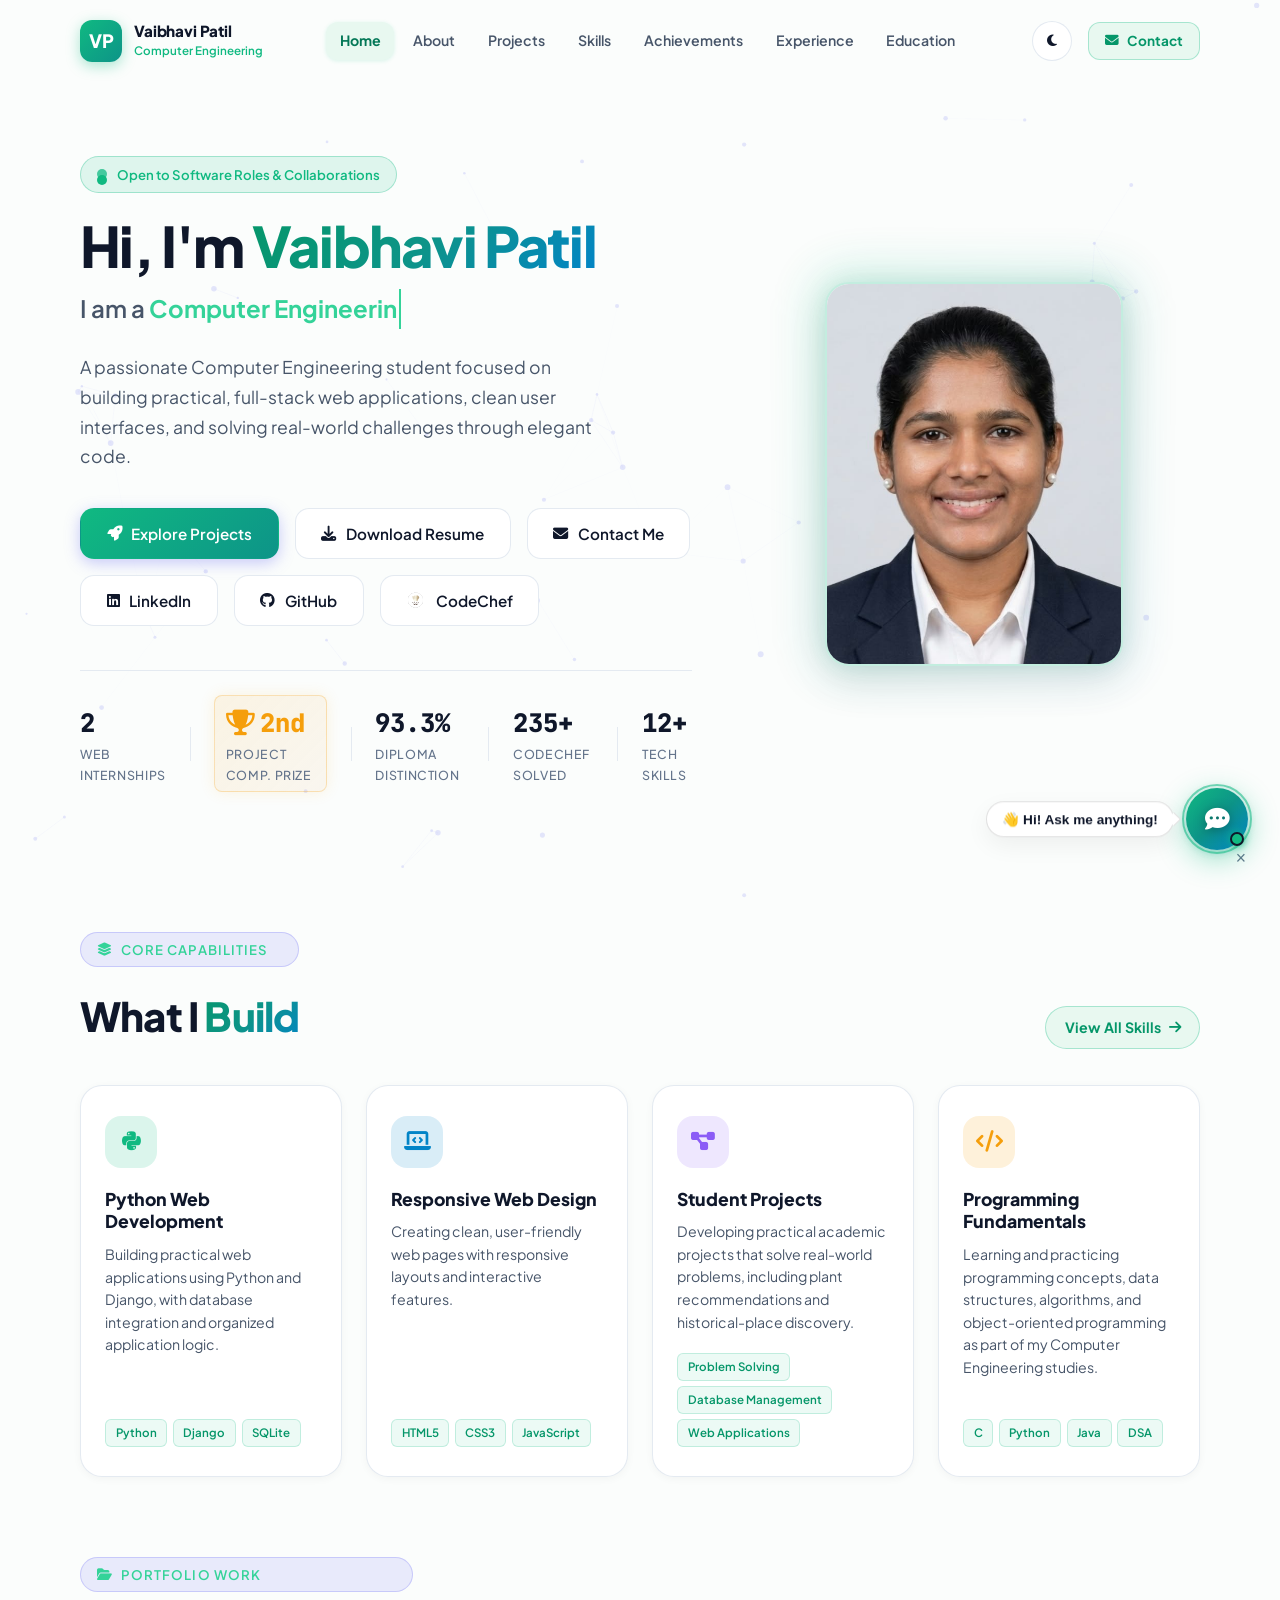
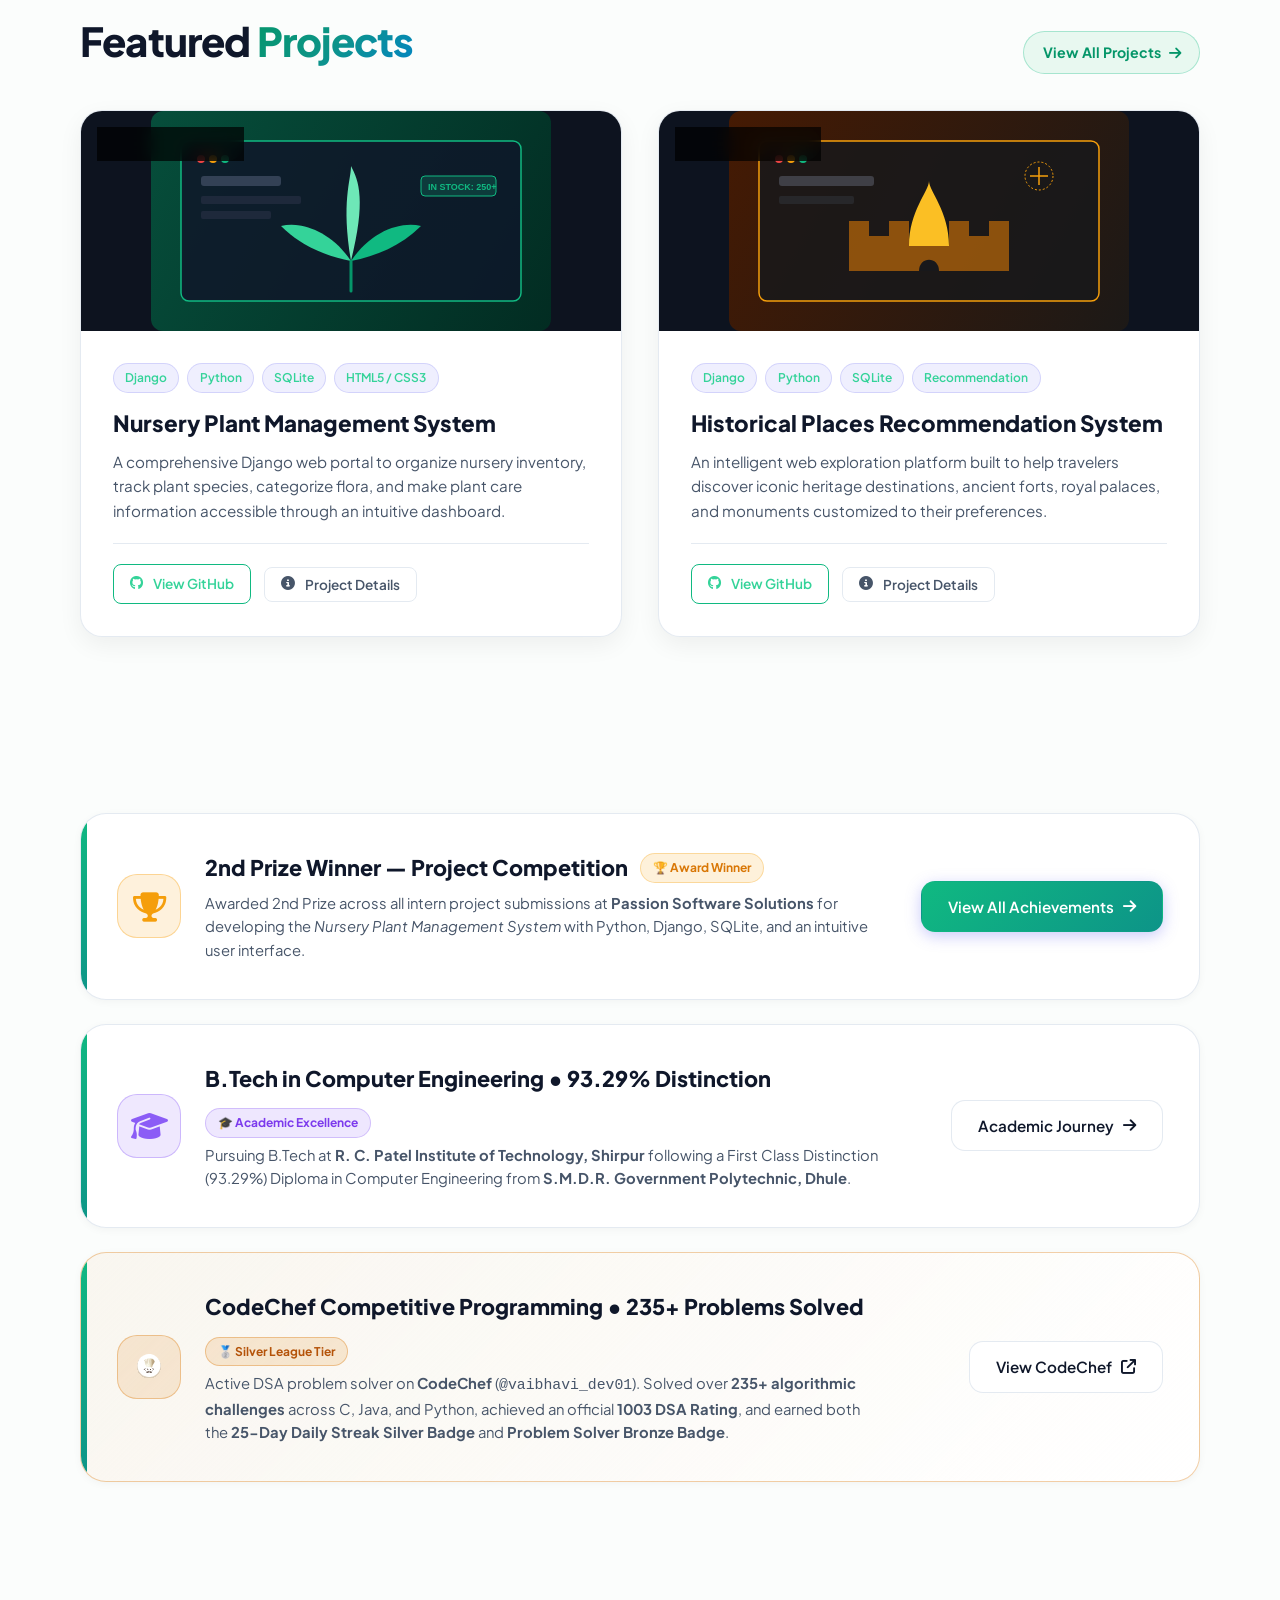
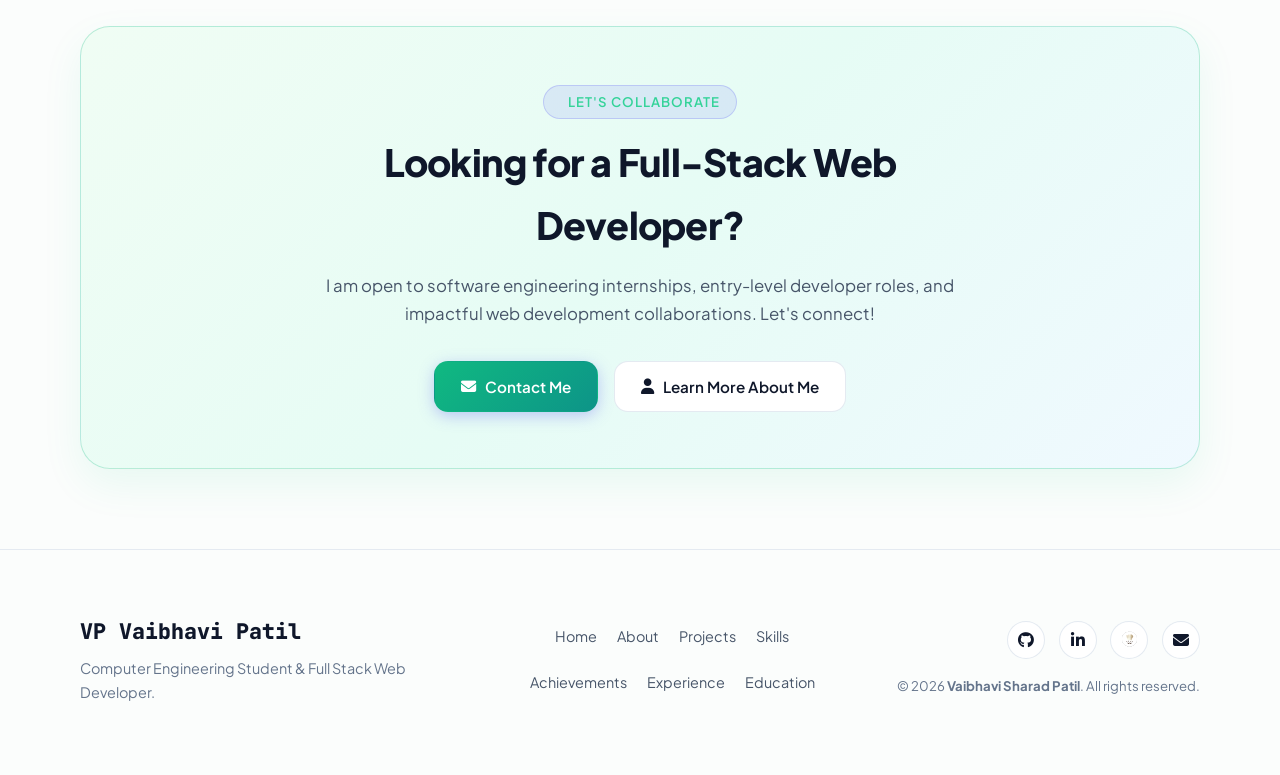
<file: index.html>
<!DOCTYPE html>
<html lang="en" data-theme="light">

<head>
    <meta charset="UTF-8">
    <meta name="viewport" content="width=device-width, initial-scale=1.0">
    <title>Vaibhavi Patil | Software Engineer & Computer Engineering Student</title>
    <meta name="description"
        content="Portfolio of Vaibhavi Sharad Patil - Computer Engineering Student, Full Stack Web Developer, Python & Django enthusiast. Explore my projects, skills, education, and achievements.">
    <meta name="keywords"
        content="Vaibhavi Patil, Portfolio, Web Developer, Full Stack Developer, Django, Python, React, Computer Engineering">
    <meta name="author" content="Vaibhavi Sharad Patil">

    <!-- Open Graph / Meta -->
    <meta property="og:title" content="Vaibhavi Patil | Portfolio">
    <meta property="og:description" content="Computer Engineering Student | Full Stack Web Developer">
    <meta property="og:type" content="website">

    <!-- Google Fonts -->
    <link rel="preconnect" href="https://fonts.googleapis.com">
    <link rel="preconnect" href="https://fonts.gstatic.com" crossorigin>
    <link
        href="https://fonts.googleapis.com/css2?family=Plus+Jakarta+Sans:wght@300;400;500;600;700;800&family=JetBrains+Mono:wght@400;500;600&display=swap"
        rel="stylesheet">

    <!-- Font Awesome Icons -->
    <link rel="stylesheet" href="https://cdnjs.cloudflare.com/ajax/libs/font-awesome/6.5.1/css/all.min.css">

    <!-- Custom CSS -->
    <link rel="stylesheet" href="style.css">
</head>

<body>
    <!-- Executive Background Atmosphere & Architectural Grid -->
    <div class="bg-atmosphere">
        <canvas id="particle-canvas" class="particle-canvas"></canvas>
        <div class="ambient-grid"></div>
        <div class="ambient-glow glow-top"></div>
        <div class="ambient-glow glow-bottom"></div>
    </div>

    <!-- Navigation Bar -->
    <header class="header" id="header">
        <div class="container nav-container">
            <a href="index.html" class="logo">
                <span class="logo-monogram">VP</span>
                <div class="logo-text-group">
                    <span class="logo-name">Vaibhavi Patil</span>
                    <span class="logo-role">Computer Engineering</span>
                </div>
            </a>

            <nav class="nav-menu" id="nav-menu">
                <ul class="nav-list">
                    <li class="nav-item"><a href="index.html" class="nav-link active">Home</a></li>
                    <li class="nav-item"><a href="about.html" class="nav-link">About</a></li>
                    <li class="nav-item"><a href="projects.html" class="nav-link">Projects</a></li>
                    <li class="nav-item"><a href="skills.html" class="nav-link">Skills</a></li>
                    <li class="nav-item"><a href="achievements.html" class="nav-link">Achievements</a></li>
                    <li class="nav-item"><a href="experience.html" class="nav-link">Experience</a></li>
                    <li class="nav-item"><a href="education.html" class="nav-link">Education</a></li>
                </ul>
            </nav>

            <div class="nav-actions">
                <!-- Theme Toggle Button -->
                <button class="theme-toggle" id="theme-toggle" aria-label="Toggle Dark and Light Mode"
                    title="Toggle Theme">
                    <i class="fa-solid fa-moon moon-icon"></i>
                    <i class="fa-solid fa-sun sun-icon"></i>
                </button>

                <!-- Direct Contact Header Button (NO "Let's Talk") -->
                <a href="contact.html" class="btn-contact-nav" title="Contact Vaibhavi">
                    <i class="fa-solid fa-envelope"></i> Contact
                </a>

                <!-- Mobile Menu Hamburger -->
                <button class="hamburger" id="hamburger" aria-label="Open Navigation Menu">
                    <span class="bar"></span>
                    <span class="bar"></span>
                    <span class="bar"></span>
                </button>
            </div>
        </div>
    </header>

    <main id="main">
        <!-- Hero Section -->
        <section class="hero section" id="hero">
            <div class="container hero-container">
                <div class="hero-content">
                    <div class="badge-status">
                        <span class="status-indicator">
                            <span class="ping-circle"></span>
                            <span class="dot-circle"></span>
                        </span>
                        <span>Open to Software Roles & Collaborations</span>
                    </div>

                    <h1 class="hero-title">
                        Hi, I'm <span class="gradient-text">Vaibhavi Patil</span>
                    </h1>

                    <h2 class="hero-subtitle">
                        I am a <span class="typing-text" id="typing-text"></span><span class="cursor">&nbsp;</span>
                    </h2>

                    <p class="hero-desc">
                        A passionate Computer Engineering student focused on building practical, full-stack web
                        applications, clean user interfaces, and solving real-world challenges through elegant code.
                    </p>

                    <div class="hero-cta">
                        <a href="projects.html" class="btn btn-primary">
                            <i class="fa-solid fa-rocket"></i>
                            <span>Explore Projects</span>
                        </a>
                        <a href="assets/resume.pdf" download="Vaibhavi_Patil_Resume.pdf" class="btn btn-secondary"
                            title="Download Vaibhavi's Resume PDF">
                            <i class="fa-solid fa-download"></i>
                            <span>Download Resume</span>
                        </a>
                        <a href="contact.html" class="btn btn-secondary">
                            <i class="fa-solid fa-envelope"></i>
                            <span>Contact Me</span>
                        </a>
                        <a href="https://www.linkedin.com/in/vaibhavi-patil-27b2b7423/" target="_blank"
                            rel="noopener noreferrer" class="btn btn-secondary">
                            <i class="fa-brands fa-linkedin"></i>
                            <span>LinkedIn</span>
                        </a>
                        <a href="https://github.com/vaibhavi-dev01" target="_blank" rel="noopener noreferrer"
                            class="btn btn-secondary">
                            <i class="fa-brands fa-github"></i>
                            <span>GitHub</span>
                        </a>
                        <a href="https://www.codechef.com/users/vaibhavi_dev01" target="_blank"
                            rel="noopener noreferrer" class="btn btn-secondary" title="View CodeChef Profile (@vaibhavi_dev01)">
                            <img src="assets/codechef-icon.svg" alt="CodeChef" style="width: 18px; height: 18px; border-radius: 50%; vertical-align: middle; margin-right: 2px;">
                            <span>CodeChef</span>
                        </a>
                    </div>

                    <div class="hero-quick-stats">
                        <div class="quick-stat-item">
                            <span class="stat-number" data-target="2" data-suffix="">2</span>
                            <span class="stat-label">Web Internships</span>
                        </div>
                        <div class="stat-separator"></div>
                        <div class="quick-stat-item award-highlight-item">
                            <span class="stat-number stat-award"><i class="fa-solid fa-trophy"></i> 2nd</span>
                            <span class="stat-label">Project Comp. Prize</span>
                        </div>
                        <div class="stat-separator"></div>
                        <div class="quick-stat-item">
                            <span class="stat-number" data-target="93.3" data-suffix="%">93.3%</span>
                            <span class="stat-label">Diploma Distinction</span>
                        </div>
                        <div class="stat-separator"></div>
                        <div class="quick-stat-item">
                            <span class="stat-number" data-target="235" data-suffix="+">235+</span>
                            <span class="stat-label">CodeChef Solved</span>
                        </div>
                        <div class="stat-separator"></div>
                        <div class="quick-stat-item">
                            <span class="stat-number" data-target="12" data-suffix="+">12+</span>
                            <span class="stat-label">Tech Skills</span>
                        </div>
                    </div>
                </div>

                <div class="hero-visual">
                    <div class="hero-photo-wrapper">

                        <!-- Professional Clean Hero Photo Card (No overlaid/attached text or badges) -->
                        <div class="hero-photo-card" id="hero-photo-card">
                            <div class="hero-photo-ambient-glow"></div>
                            <div class="hero-photo-frame">
                                <img src="assets/profile.jpg" alt="Vaibhavi Sharad Patil" class="hero-portrait-img">
                            </div>
                        </div>
                    </div>
                </div>
            </div>
        </section>

        <!-- "What I Build" / Engineering Focus Areas -->
        <section class="section" style="padding-top: 2rem; padding-bottom: 3rem;">
            <div class="container">
                <div class="preview-header-bar">
                    <div class="preview-header-title-group">
                        <span class="section-tag"><i class="fa-solid fa-layer-group"></i> Core Capabilities</span>
                        <h2 class="section-title" style="margin-bottom: 0;">What I <span
                                class="gradient-text">Build</span></h2>
                    </div>
                    <a href="skills.html" class="view-all-link">
                        <span>View All Skills</span>
                        <i class="fa-solid fa-arrow-right"></i>
                    </a>
                </div>

                <div class="home-features-grid">
                    <!-- CARD 1: PYTHON WEB DEVELOPMENT -->
                    <div class="home-feature-card">
                        <div class="feature-squircle icon-emerald">
                            <i class="fa-brands fa-python"></i>
                        </div>
                        <h3 class="feature-title">Python Web Development</h3>
                        <p class="feature-desc">
                            Building practical web applications using Python and Django, with database integration and
                            organized application logic.
                        </p>
                        <div class="feature-tags-row">
                            <span class="feature-mini-tag">Python</span>
                            <span class="feature-mini-tag">Django</span>
                            <span class="feature-mini-tag">SQLite</span>
                        </div>
                    </div>

                    <!-- CARD 2: RESPONSIVE WEB DESIGN -->
                    <div class="home-feature-card">
                        <div class="feature-squircle icon-sky">
                            <i class="fa-solid fa-laptop-code"></i>
                        </div>
                        <h3 class="feature-title">Responsive Web Design</h3>
                        <p class="feature-desc">
                            Creating clean, user-friendly web pages with responsive layouts and interactive features.
                        </p>
                        <div class="feature-tags-row">
                            <span class="feature-mini-tag">HTML5</span>
                            <span class="feature-mini-tag">CSS3</span>
                            <span class="feature-mini-tag">JavaScript</span>
                        </div>
                    </div>

                    <!-- CARD 3: STUDENT PROJECTS -->
                    <div class="home-feature-card">
                        <div class="feature-squircle icon-violet">
                            <i class="fa-solid fa-diagram-project"></i>
                        </div>
                        <h3 class="feature-title">Student Projects</h3>
                        <p class="feature-desc">
                            Developing practical academic projects that solve real-world problems, including plant
                            recommendations and historical-place discovery.
                        </p>
                        <div class="feature-tags-row">
                            <span class="feature-mini-tag">Problem Solving</span>
                            <span class="feature-mini-tag">Database Management</span>
                            <span class="feature-mini-tag">Web Applications</span>
                        </div>
                    </div>

                    <!-- CARD 4: PROGRAMMING FUNDAMENTALS -->
                    <div class="home-feature-card">
                        <div class="feature-squircle icon-amber">
                            <i class="fa-solid fa-code"></i>
                        </div>
                        <h3 class="feature-title">Programming Fundamentals</h3>
                        <p class="feature-desc">
                            Learning and practicing programming concepts, data structures, algorithms, and
                            object-oriented programming as part of my Computer Engineering studies.
                        </p>
                        <div class="feature-tags-row">
                            <span class="feature-mini-tag">C</span>
                            <span class="feature-mini-tag">Python</span>
                            <span class="feature-mini-tag">Java</span>
                            <span class="feature-mini-tag">DSA</span>
                        </div>
                    </div>
                </div>
            </div>
        </section>


        <!-- Featured Projects Preview Section -->
        <section class="section" style="padding-top: 2rem; padding-bottom: 4rem;">
            <div class="container">
                <div class="preview-header-bar">
                    <div class="preview-header-title-group">
                        <span class="section-tag"><i class="fa-solid fa-folder-open"></i> Portfolio Work</span>
                        <h2 class="section-title" style="margin-bottom: 0;">Featured <span
                                class="gradient-text">Projects</span></h2>
                    </div>
                    <a href="projects.html" class="view-all-link">
                        <span>View All Projects</span>
                        <i class="fa-solid fa-arrow-right"></i>
                    </a>
                </div>

                <div class="projects-grid">
                    <!-- Project 1: Nursery Plant Management System -->
                    <div class="project-card">
                        <div class="project-banner plant-theme">
                            <div class="banner-overlay"></div>
                            <div class="banner-badge"><i class="fa-solid fa-seedling"></i> Web Application</div>
                            <div class="banner-graphic">
                                <svg class="project-svg" viewBox="0 0 400 220" fill="none"
                                    xmlns="http://www.w3.org/2000/svg">
                                    <rect width="400" height="220" rx="12" fill="url(#plant-grad)" />
                                    <rect x="30" y="30" width="340" height="160" rx="8" fill="#0f172a"
                                        fill-opacity="0.85" stroke="#10b981" stroke-width="1.5" />
                                    <circle cx="50" cy="48" r="4" fill="#ef4444" />
                                    <circle cx="62" cy="48" r="4" fill="#f59e0b" />
                                    <circle cx="74" cy="48" r="4" fill="#10b981" />
                                    <path d="M200 150 C 180 120, 150 110, 130 115 C 150 135, 175 145, 200 150 Z"
                                        fill="#34d399" />
                                    <path d="M200 150 C 220 120, 250 110, 270 115 C 250 135, 225 145, 200 150 Z"
                                        fill="#10b981" />
                                    <path d="M200 150 C 190 90, 200 70, 200 55 C 208 70, 215 90, 200 150 Z"
                                        fill="#6ee7b7" />
                                    <path d="M200 150 L 200 180" stroke="#059669" stroke-width="3"
                                        stroke-linecap="round" />
                                    <rect x="50" y="65" width="80" height="10" rx="3" fill="#334155" />
                                    <rect x="50" y="85" width="100" height="8" rx="2" fill="#1e293b" />
                                    <rect x="50" y="100" width="70" height="8" rx="2" fill="#1e293b" />
                                    <rect x="270" y="65" width="75" height="20" rx="4" fill="#10b981" fill-opacity="0.2"
                                        stroke="#10b981" />
                                    <text x="277" y="79" fill="#10b981" font-size="9" font-family="sans-serif"
                                        font-weight="600">IN STOCK: 250+</text>
                                    <defs>
                                        <linearGradient id="plant-grad" x1="0" y1="0" x2="400" y2="220"
                                            gradientUnits="userSpaceOnUse">
                                            <stop stop-color="#064e3b" />
                                            <stop offset="1" stop-color="#022c22" />
                                        </linearGradient>
                                    </defs>
                                </svg>
                            </div>
                        </div>

                        <div class="project-content">
                            <div class="project-tags">
                                <span class="tag">Django</span>
                                <span class="tag">Python</span>
                                <span class="tag">SQLite</span>
                                <span class="tag">HTML5 / CSS3</span>
                            </div>

                            <h3 class="project-title">Nursery Plant Management System</h3>
                            <p class="project-description">
                                A comprehensive Django web portal to organize nursery inventory, track plant species,
                                categorize flora, and make plant care information accessible through an intuitive
                                dashboard.
                            </p>

                            <div class="project-links">
                                <a href="https://github.com/vaibhavi-dev01" target="_blank" rel="noopener noreferrer"
                                    class="btn btn-sm btn-outline">
                                    <i class="fa-brands fa-github"></i> View GitHub
                                </a>
                                <button class="btn btn-sm btn-ghost project-details-btn" data-project="nursery">
                                    <i class="fa-solid fa-circle-info"></i> Project Details
                                </button>
                            </div>
                        </div>
                    </div>

                    <!-- Project 2: Historical Places Recommendation System -->
                    <div class="project-card">
                        <div class="project-banner heritage-theme">
                            <div class="banner-overlay"></div>
                            <div class="banner-badge"><i class="fa-solid fa-monument"></i> Travel & Heritage</div>
                            <div class="banner-graphic">
                                <svg class="project-svg" viewBox="0 0 400 220" fill="none"
                                    xmlns="http://www.w3.org/2000/svg">
                                    <rect width="400" height="220" rx="12" fill="url(#heritage-grad)" />
                                    <rect x="30" y="30" width="340" height="160" rx="8" fill="#18181b"
                                        fill-opacity="0.85" stroke="#f59e0b" stroke-width="1.5" />
                                    <circle cx="50" cy="48" r="4" fill="#ef4444" />
                                    <circle cx="62" cy="48" r="4" fill="#f59e0b" />
                                    <circle cx="74" cy="48" r="4" fill="#10b981" />
                                    <path
                                        d="M120 160 L120 110 L140 110 L140 125 L160 125 L160 110 L180 110 L180 135 L220 135 L220 110 L240 110 L240 125 L260 125 L260 110 L280 110 L280 160 Z"
                                        fill="#d97706" fill-opacity="0.6" />
                                    <path d="M180 135 C 180 100, 200 80, 200 70 C 200 80, 220 100, 220 135 Z"
                                        fill="#fbbf24" />
                                    <path d="M190 160 C 190 145, 210 145, 210 160 Z" fill="#18181b" />
                                    <circle cx="310" cy="65" r="14" stroke="#f59e0b" stroke-width="1"
                                        stroke-dasharray="2 2" />
                                    <path d="M310 56 L310 74 M301 65 L319 65" stroke="#f59e0b" stroke-width="1.5" />
                                    <rect x="50" y="65" width="95" height="10" rx="3" fill="#3f3f46" />
                                    <rect x="50" y="85" width="75" height="8" rx="2" fill="#27272a" />
                                    <defs>
                                        <linearGradient id="heritage-grad" x1="0" y1="0" x2="400" y2="220"
                                            gradientUnits="userSpaceOnUse">
                                            <stop stop-color="#451a03" />
                                            <stop offset="1" stop-color="#1c1917" />
                                        </linearGradient>
                                    </defs>
                                </svg>
                            </div>
                        </div>

                        <div class="project-content">
                            <div class="project-tags">
                                <span class="tag">Django</span>
                                <span class="tag">Python</span>
                                <span class="tag">SQLite</span>
                                <span class="tag">Recommendation</span>
                            </div>

                            <h3 class="project-title">Historical Places Recommendation System</h3>
                            <p class="project-description">
                                An intelligent web exploration platform built to help travelers discover iconic heritage
                                destinations, ancient forts, royal palaces, and monuments customized to their
                                preferences.
                            </p>

                            <div class="project-links">
                                <a href="https://github.com/vaibhavi-dev01" target="_blank" rel="noopener noreferrer"
                                    class="btn btn-sm btn-outline">
                                    <i class="fa-brands fa-github"></i> View GitHub
                                </a>
                                <button class="btn btn-sm btn-ghost project-details-btn" data-project="historical">
                                    <i class="fa-solid fa-circle-info"></i> Project Details
                                </button>
                            </div>
                        </div>
                    </div>
                </div>
            </div>
        </section>

        <!-- Featured Achievement & Honors Banner -->
        <section class="section" style="padding-top: 1rem; padding-bottom: 4rem;">
            <div class="container">
                <div class="home-showcase-card">
                    <div class="showcase-content-flex">
                        <div class="showcase-info-group">
                            <div class="showcase-icon-badge">
                                <i class="fa-solid fa-trophy"></i>
                            </div>
                            <div>
                                <div class="showcase-title-row">
                                    <h3>2nd Prize Winner — Project Competition</h3>
                                    <span class="showcase-tag">🏆 Award Winner</span>
                                </div>
                                <p>
                                    Awarded 2nd Prize across all intern project submissions at <strong>Passion Software
                                        Solutions</strong> for developing the <em>Nursery Plant Management System</em>
                                    with Python, Django, SQLite, and an intuitive user interface.
                                </p>
                            </div>
                        </div>
                        <a href="achievements.html" class="btn btn-primary" style="white-space: nowrap;">
                            <span>View All Achievements</span>
                            <i class="fa-solid fa-arrow-right"></i>
                        </a>
                    </div>
                </div>

                <!-- Education Highlight Card -->
                <div class="home-showcase-card" style="margin-top: 1.5rem;">
                    <div class="showcase-content-flex">
                        <div class="showcase-info-group">
                            <div class="showcase-icon-badge"
                                style="background: rgba(139, 92, 246, 0.14); border-color: rgba(139, 92, 246, 0.35); color: #8b5cf6;">
                                <i class="fa-solid fa-graduation-cap"></i>
                            </div>
                            <div>
                                <div class="showcase-title-row">
                                    <h3>B.Tech in Computer Engineering &bull; 93.29% Distinction</h3>
                                    <span class="showcase-tag"
                                        style="background: rgba(139, 92, 246, 0.15); color: #7c3aed; border-color: rgba(139, 92, 246, 0.3);">🎓
                                        Academic Excellence</span>
                                </div>
                                <p>
                                    Pursuing B.Tech at <strong>R. C. Patel Institute of Technology, Shirpur</strong>
                                    following a First Class Distinction (93.29%) Diploma in Computer Engineering from
                                    <strong>S.M.D.R. Government Polytechnic, Dhule</strong>.
                                </p>
                            </div>
                        </div>
                        <a href="education.html" class="btn btn-secondary" style="white-space: nowrap;">
                            <span>Academic Journey</span>
                            <i class="fa-solid fa-arrow-right"></i>
                        </a>
                    </div>
                </div>

                <!-- CodeChef Problem Solving & Competitive Programming Showcase Card -->
                <div class="home-showcase-card" style="margin-top: 1.5rem; border-color: rgba(217, 119, 6, 0.35); background: linear-gradient(135deg, rgba(217, 119, 6, 0.05) 0%, var(--bg-card) 100%);">
                    <div class="showcase-content-flex">
                        <div class="showcase-info-group">
                            <div class="showcase-icon-badge"
                                style="background: rgba(217, 119, 6, 0.14); border-color: rgba(217, 119, 6, 0.35); color: #d97706; display: flex; align-items: center; justify-content: center;">
                                <img src="assets/codechef-icon.svg" alt="CodeChef" style="width: 28px; height: 28px; border-radius: 50%; object-fit: contain;">
                            </div>
                            <div>
                                <div class="showcase-title-row">
                                    <h3>CodeChef Competitive Programming &bull; 235+ Problems Solved</h3>
                                    <span class="showcase-tag"
                                        style="background: rgba(217, 119, 6, 0.15); color: #b45309; border-color: rgba(217, 119, 6, 0.35);">🥈 Silver League Tier</span>
                                </div>
                                <p>
                                    Active DSA problem solver on <strong>CodeChef</strong> (<code>@vaibhavi_dev01</code>). Solved over <strong>235+ algorithmic challenges</strong> across C, Java, and Python, achieved an official <strong>1003 DSA Rating</strong>, and earned both the <strong>25-Day Daily Streak Silver Badge</strong> and <strong>Problem Solver Bronze Badge</strong>.
                                </p>
                            </div>
                        </div>
                        <a href="https://www.codechef.com/users/vaibhavi_dev01" target="_blank" rel="noopener noreferrer" class="btn btn-secondary" style="white-space: nowrap;">
                            <span>View CodeChef</span>
                            <i class="fa-solid fa-arrow-up-right-from-square"></i>
                        </a>
                    </div>
                </div>
            </div>
        </section>

        <!-- Call to Action Banner -->
        <section class="home-cta-section">
            <div class="container">
                <div class="home-cta-banner">
                    <div class="cta-banner-content">
                        <span class="section-tag" style="margin-bottom: 0.75rem;"><i class="fa-solid fa-sparkles"></i>
                            Let's Collaborate</span>
                        <h2>Looking for a Full-Stack Web Developer?</h2>
                        <p>
                            I am open to software engineering internships, entry-level developer roles, and impactful
                            web development collaborations. Let's connect!
                        </p>
                        <div class="cta-banner-actions">
                            <a href="contact.html" class="btn btn-primary">
                                <i class="fa-solid fa-envelope"></i>
                                <span>Contact Me</span>
                            </a>
                            <a href="about.html" class="btn btn-secondary">
                                <i class="fa-solid fa-user"></i>
                                <span>Learn More About Me</span>
                            </a>
                        </div>
                    </div>
                </div>
            </div>
        </section>
    </main>

    <!-- Footer -->
    <footer class="footer">
        <div class="container footer-container">
            <div class="footer-left">
                <a href="index.html" class="footer-logo">
                    <span class="logo-monogram-sm">VP</span>
                    <span>Vaibhavi Patil</span>
                </a>
                <p class="footer-tagline">Computer Engineering Student &amp; Full Stack Web Developer.</p>
            </div>

            <div class="footer-center">
                <ul class="footer-links">
                    <li><a href="index.html">Home</a></li>
                    <li><a href="about.html">About</a></li>
                    <li><a href="projects.html">Projects</a></li>
                    <li><a href="skills.html">Skills</a></li>
                    <li><a href="achievements.html">Achievements</a></li>
                    <li><a href="experience.html">Experience</a></li>
                    <li><a href="education.html">Education</a></li>
                </ul>
            </div>

            <div class="footer-right">
                <div class="footer-socials">
                    <a href="https://github.com/vaibhavi-dev01" target="_blank" rel="noopener noreferrer"
                        aria-label="GitHub Profile" title="GitHub Profile">
                        <i class="fa-brands fa-github"></i>
                    </a>
                    <a href="https://www.linkedin.com/in/vaibhavi-patil-27b2b7423/" target="_blank"
                        rel="noopener noreferrer" aria-label="LinkedIn Profile" title="LinkedIn Profile">
                        <i class="fa-brands fa-linkedin-in"></i>
                    </a>
                    <a href="https://www.codechef.com/users/vaibhavi_dev01" target="_blank"
                        rel="noopener noreferrer" aria-label="CodeChef Profile" title="CodeChef Profile (@vaibhavi_dev01)">
                        <img src="assets/codechef-icon.svg" alt="CodeChef" style="width: 18px; height: 18px; border-radius: 50%;">
                    </a>
                    <a href="mailto:vp388953@gmail.com" aria-label="Email Address" title="Email Vaibhavi">
                        <i class="fa-solid fa-envelope"></i>
                    </a>
                </div>
                <p class="copyright">
                    &copy; <span id="current-year">2026</span> <strong>Vaibhavi Sharad Patil</strong>. All rights
                    reserved.
                </p>
            </div>
        </div>
    </footer>

    <!-- Project Details Modal -->
    <div class="modal" id="project-modal" aria-hidden="true">
        <div class="modal-backdrop" id="modal-backdrop"></div>
        <div class="modal-dialog">
            <div class="modal-content">
                <button class="modal-close" id="modal-close" aria-label="Close Modal">&times;</button>
                <div id="modal-body-content">
                    <!-- Populated dynamically by script.js -->
                </div>
            </div>
        </div>
    </div>

    <!-- Toast Notification -->
    <div class="toast" id="toast">
        <div class="toast-icon" id="toast-icon"></div>
        <div class="toast-message" id="toast-message"></div>
    </div>

    <!-- Static Animative Chatbot Widget -->
    <div class="chatbot-wrapper" id="chatbot-wrapper">
        <button class="chatbot-trigger-btn" id="chatbot-trigger-btn" aria-label="Open AI Portfolio Chatbot"
            title="Chat with Vaibhavi's AI Bot">
            <div class="bot-badge-pulse"></div>
            <div class="bot-avatar-icon">
                <i class="fa-solid fa-comment-dots icon-chat"></i>
                <i class="fa-solid fa-xmark icon-close"></i>
            </div>
            <span class="bot-online-indicator" title="Online"></span>
            <div class="bot-bubble-hint" id="bot-bubble-hint">
                <span>👋 Hi! Ask me anything!</span>
                <button class="hint-close-btn" id="hint-close-btn" aria-label="Close hint">&times;</button>
            </div>
        </button>

        <div class="chatbot-panel" id="chatbot-panel" aria-hidden="true">
            <div class="chatbot-header">
                <div class="chatbot-profile">
                    <div class="chatbot-header-avatar">
                        <i class="fa-solid fa-comment-dots"></i>
                        <span class="header-online-dot"></span>
                    </div>
                    <div class="chatbot-header-info">
                        <h4 class="chatbot-header-name">Vaibhavi's AI Assistant</h4>
                        <span class="chatbot-header-status">
                            <i class="fa-solid fa-circle"></i> Online &bull; Instant Knowledge
                        </span>
                    </div>
                </div>
                <div class="chatbot-header-actions">
                    <button class="chatbot-header-btn" id="chatbot-sound-toggle" aria-label="Toggle Sound"
                        title="Toggle Sound Effects">
                        <i class="fa-solid fa-volume-high"></i>
                    </button>
                    <button class="chatbot-header-btn" id="chatbot-clear-btn" aria-label="Clear Chat History"
                        title="Clear Conversation">
                        <i class="fa-solid fa-rotate-right"></i>
                    </button>
                    <button class="chatbot-header-btn chatbot-close-btn" id="chatbot-close-btn"
                        aria-label="Close Chat Window" title="Close Chat">
                        <i class="fa-solid fa-xmark"></i>
                    </button>
                </div>
            </div>

            <div class="chatbot-body" id="chatbot-messages">
                <!-- Messages populated dynamically -->
            </div>

            <div class="chatbot-suggestions" id="chatbot-suggestions">
                <div class="suggestions-label"><i class="fa-solid fa-bolt"></i> Quick Questions:</div>
                <div class="suggestions-chips-track">
                    <button class="chat-chip" data-query="Tell me about her CodeChef profile and problem solving">⚡ CodeChef (235+ Solved)</button>
                    <button class="chat-chip" data-query="Tell me about her 2nd Prize in Project Competition">🏆 2nd
                        Prize Award</button>
                    <button class="chat-chip" data-query="What coursework has she studied?">🌐 Computer
                        Networks</button>
                    <button class="chat-chip" data-query="Tell me about her web development internship">💼
                        Internship</button>
                    <button class="chat-chip" data-query="What projects has Vaibhavi developed?">💻 Projects</button>
                    <button class="chat-chip" data-query="What are her core technical skills?">🛠️ Tech Skills</button>
                    <button class="chat-chip" data-query="What is her educational background and score?">🎓 Education
                        (93.3%)</button>
                    <button class="chat-chip" data-query="How can I connect with or hire Vaibhavi?">📬 Contact &
                        Hire</button>
                </div>
            </div>

            <div class="chatbot-footer">
                <form id="chatbot-form" class="chatbot-input-form">
                    <input type="text" id="chatbot-input" class="chatbot-input"
                        placeholder="Ask about awards, skills, projects..." autocomplete="off" maxlength="200" required>
                    <button type="submit" id="chatbot-send-btn" class="chatbot-send-btn" aria-label="Send Message"
                        title="Send message">
                        <i class="fa-solid fa-paper-plane"></i>
                    </button>
                </form>
                <div class="chatbot-footer-sub">
                    <span>Interactive Portfolio Bot &bull; Instant Static Responses</span>
                </div>
            </div>
        </div>
    </div>

    <!-- Custom Script -->
    <script src="script.js"></script>
</body>

</html>
</file>
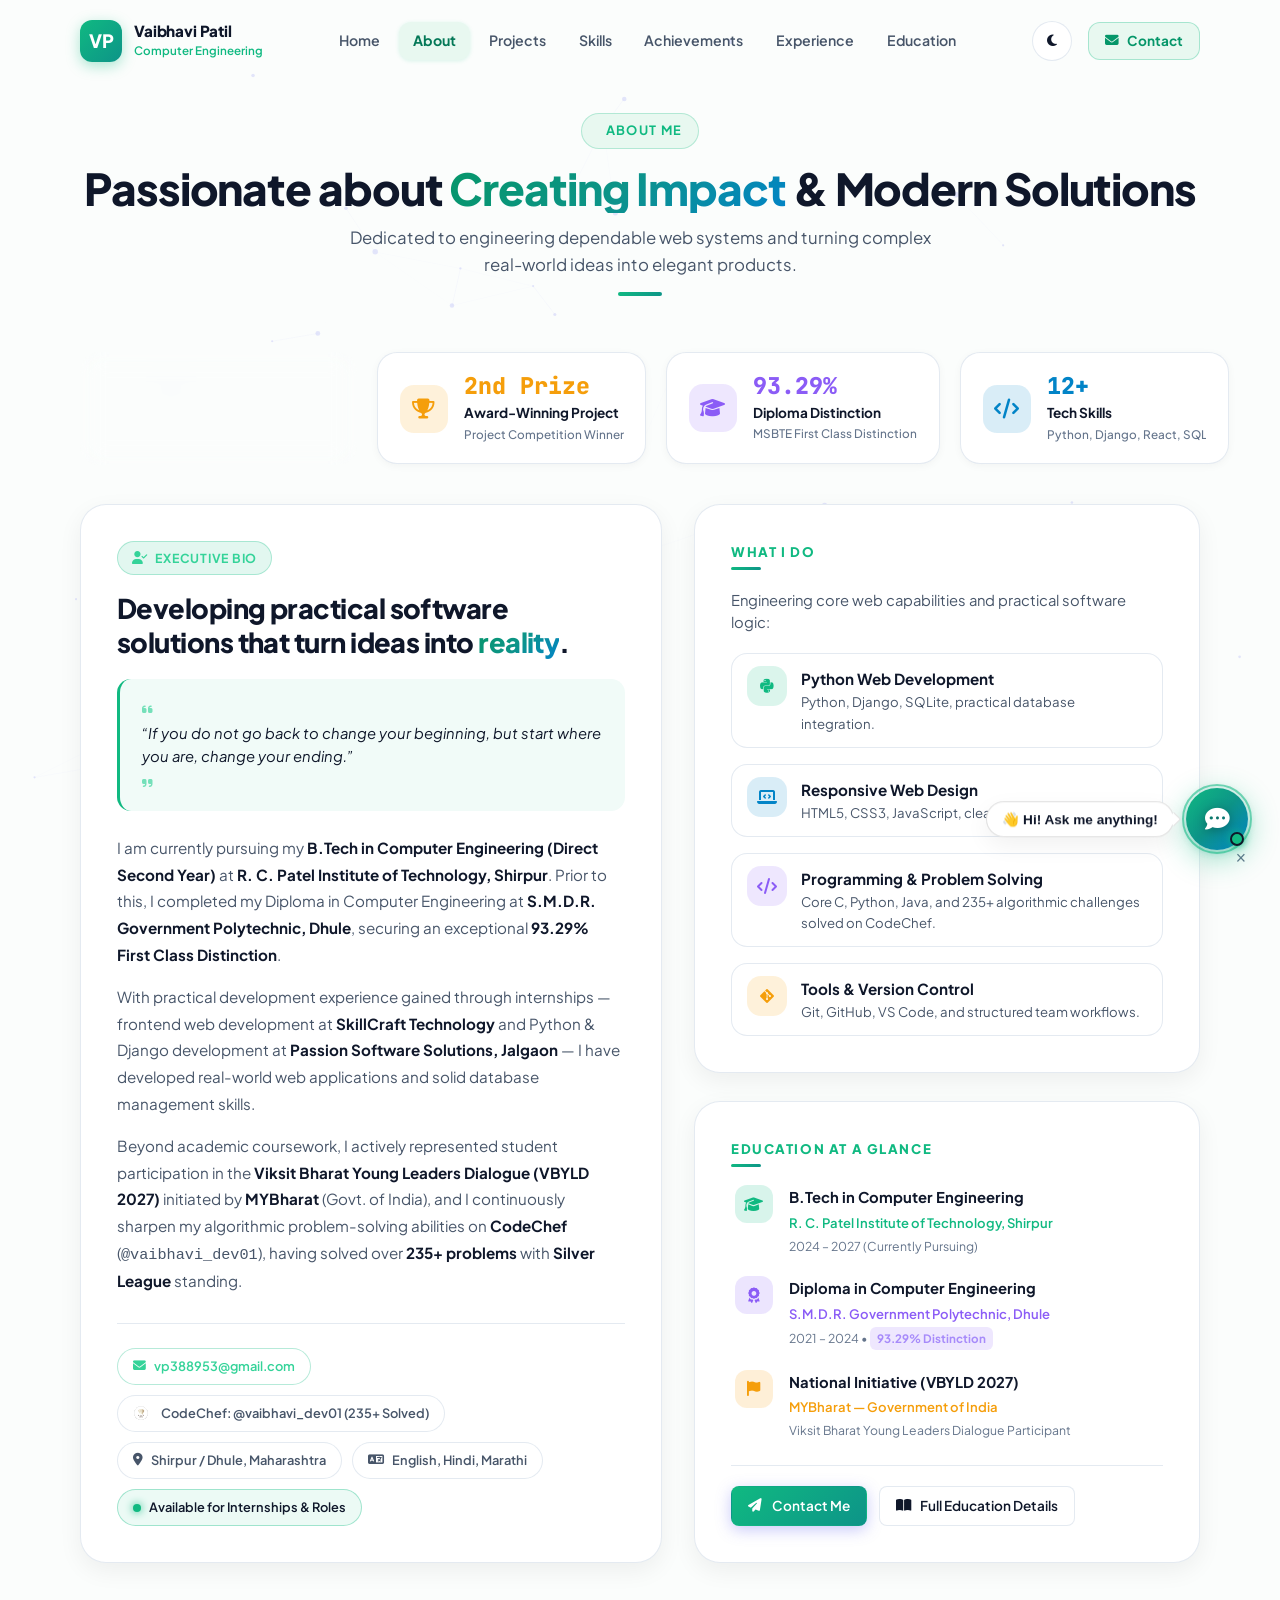
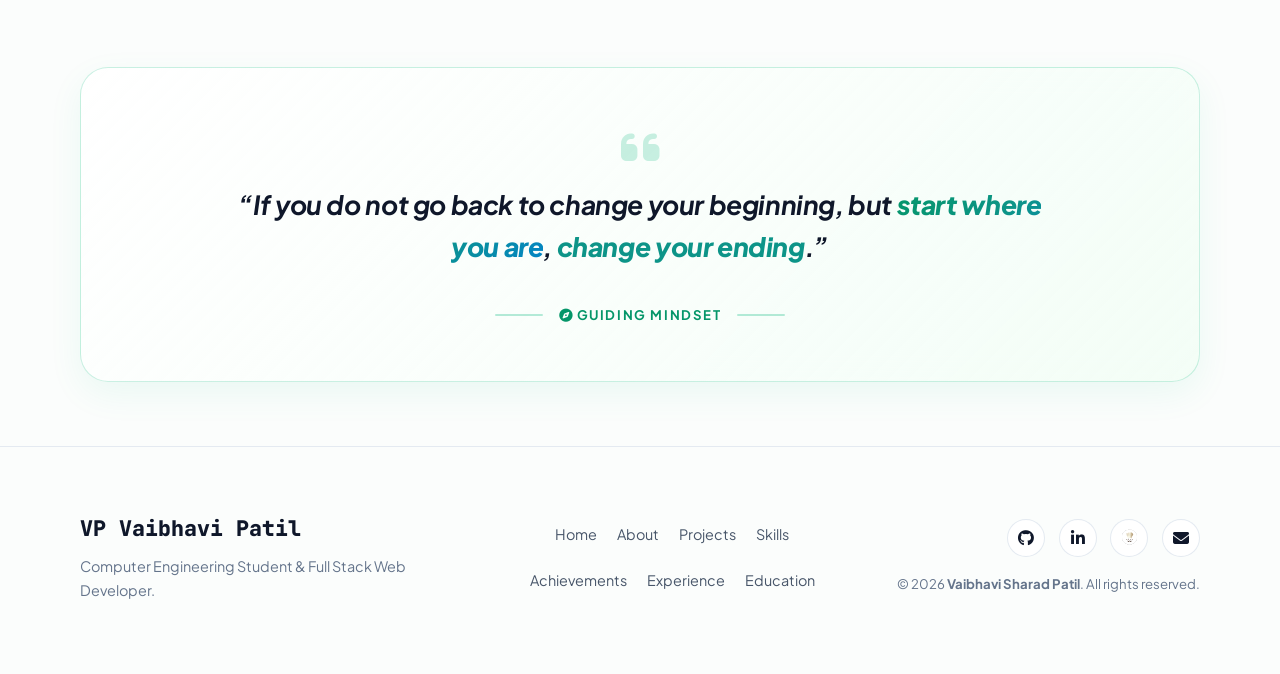
<file: about.html>
<!DOCTYPE html>
<html lang="en" data-theme="light">

<head>
    <meta charset="UTF-8">
    <meta name="viewport" content="width=device-width, initial-scale=1.0">
    <title>About Me | Vaibhavi Patil - Software Engineer</title>
    <meta name="description"
        content="Learn more about Vaibhavi Sharad Patil - Computer Engineering student, full stack developer, award winner, and passionate technology builder.">
    <meta name="author" content="Vaibhavi Sharad Patil">

    <!-- Google Fonts -->
    <link rel="preconnect" href="https://fonts.googleapis.com">
    <link rel="preconnect" href="https://fonts.gstatic.com" crossorigin>
    <link
        href="https://fonts.googleapis.com/css2?family=Plus+Jakarta+Sans:wght@300;400;500;600;700;800&family=JetBrains+Mono:wght@400;500;600&display=swap"
        rel="stylesheet">

    <!-- Font Awesome Icons -->
    <link rel="stylesheet" href="https://cdnjs.cloudflare.com/ajax/libs/font-awesome/6.5.1/css/all.min.css">

    <!-- Custom CSS -->
    <link rel="stylesheet" href="style.css">
</head>

<body>
    <!-- Background Atmosphere -->
    <div class="bg-atmosphere">
        <canvas id="particle-canvas" class="particle-canvas"></canvas>
        <div class="ambient-grid"></div>
        <div class="ambient-glow glow-top"></div>
        <div class="ambient-glow glow-bottom"></div>
    </div>

    <!-- Navigation Bar -->
    <header class="header" id="header">
        <div class="container nav-container">
            <a href="index.html" class="logo">
                <span class="logo-monogram">VP</span>
                <div class="logo-text-group">
                    <span class="logo-name">Vaibhavi Patil</span>
                    <span class="logo-role">Computer Engineering</span>
                </div>
            </a>

            <nav class="nav-menu" id="nav-menu">
                <ul class="nav-list">
                    <li class="nav-item"><a href="index.html" class="nav-link">Home</a></li>
                    <li class="nav-item"><a href="about.html" class="nav-link active">About</a></li>
                    <li class="nav-item"><a href="projects.html" class="nav-link">Projects</a></li>
                    <li class="nav-item"><a href="skills.html" class="nav-link">Skills</a></li>
                    <li class="nav-item"><a href="achievements.html" class="nav-link">Achievements</a></li>
                    <li class="nav-item"><a href="experience.html" class="nav-link">Experience</a></li>
                    <li class="nav-item"><a href="education.html" class="nav-link">Education</a></li>
                </ul>
            </nav>

            <div class="nav-actions">
                <!-- Theme Toggle Button -->
                <button class="theme-toggle" id="theme-toggle" aria-label="Toggle Dark and Light Mode"
                    title="Toggle Theme">
                    <i class="fa-solid fa-moon moon-icon"></i>
                    <i class="fa-solid fa-sun sun-icon"></i>
                </button>

                <!-- Direct Contact Header Button (NO "Let's Talk") -->
                <a href="contact.html" class="btn-contact-nav" title="Contact Vaibhavi">
                    <i class="fa-solid fa-envelope"></i> Contact
                </a>

                <!-- Mobile Menu Hamburger -->
                <button class="hamburger" id="hamburger" aria-label="Open Navigation Menu">
                    <span class="bar"></span>
                    <span class="bar"></span>
                    <span class="bar"></span>
                </button>
            </div>
        </div>
    </header>

    <main id="main">
        <!-- Page Hero Banner -->
        <section class="page-hero">
            <div class="container">
                <div class="page-kicker"><i class="fa-solid fa-sparkles"></i> ABOUT ME</div>
                <h1 class="page-title">Passionate about <span class="gradient-text">Creating Impact</span> &amp; Modern Solutions</h1>
                <p class="page-subtitle">Dedicated to engineering dependable web systems and turning complex real-world ideas into elegant products.</p>
                <div class="page-accent-bar"></div>
            </div>
        </section>

        <!-- Main About Section (Strictly NO photo of user) -->
        <section class="subpage-container">
            <div class="container">
                <!-- 4 Metric Stats Grid -->
                <div class="about-metric-grid">
                    <div class="metric-card">
                        <div class="metric-icon-squircle icon-emerald">
                            <i class="fa-solid fa-briefcase"></i>
                        </div>
                        <div class="metric-card-text">
                            <span class="metric-val text-emerald">2+</span>
                            <span class="metric-title">Web Internships</span>
                            <span class="metric-desc">SkillCraft &amp; Passion Software</span>
                        </div>
                    </div>

                    <div class="metric-card">
                        <div class="metric-icon-squircle icon-amber">
                            <i class="fa-solid fa-trophy"></i>
                        </div>
                        <div class="metric-card-text">
                            <span class="metric-val text-amber">2nd Prize</span>
                            <span class="metric-title">Award-Winning Project</span>
                            <span class="metric-desc">Project Competition Winner</span>
                        </div>
                    </div>

                    <div class="metric-card">
                        <div class="metric-icon-squircle icon-violet">
                            <i class="fa-solid fa-graduation-cap"></i>
                        </div>
                        <div class="metric-card-text">
                            <span class="metric-val text-violet">93.29%</span>
                            <span class="metric-title">Diploma Distinction</span>
                            <span class="metric-desc">MSBTE First Class Distinction</span>
                        </div>
                    </div>

                    <div class="metric-card">
                        <div class="metric-icon-squircle icon-sky">
                            <i class="fa-solid fa-code"></i>
                        </div>
                        <div class="metric-card-text">
                            <span class="metric-val text-sky">12+</span>
                            <span class="metric-title">Tech Skills</span>
                            <span class="metric-desc">Python, Django, React, SQL</span>
                        </div>
                    </div>
                </div>

                <!-- Main Narrative & Interactive Cards Grid -->
                <div class="about-modern-grid">
                    <!-- Left: Executive Story Card -->
                    <div class="about-modern-card bio-story-card">
                        <div class="about-card-badge">
                            <i class="fa-solid fa-user-check"></i> <span>Executive Bio</span>
                        </div>
                        <h2 class="bio-heading">Developing practical software solutions that turn ideas into <span class="gradient-text">reality</span>.</h2>
                        
                        <div class="about-quote-box">
                            <i class="fa-solid fa-quote-left quote-icon-left"></i>
                            <p class="quote-text">“If you do not go back to change your beginning, but start where you are, change your ending.”</p>
                            <i class="fa-solid fa-quote-right quote-icon-right"></i>
                        </div>

                        <div class="bio-paragraphs">
                            <p>
                                I am currently pursuing my <strong>B.Tech in Computer Engineering (Direct Second Year)</strong> at <strong>R. C. Patel Institute of Technology, Shirpur</strong>. Prior to this, I completed my Diploma in Computer Engineering at <strong>S.M.D.R. Government Polytechnic, Dhule</strong>, securing an exceptional <strong>93.29% First Class Distinction</strong>.
                            </p>
                            <p>
                                With practical development experience gained through internships — frontend web development at <strong>SkillCraft Technology</strong> and Python &amp; Django development at <strong>Passion Software Solutions, Jalgaon</strong> — I have developed real-world web applications and solid database management skills.
                            </p>
                            <p>
                                Beyond academic coursework, I actively represented student participation in the <strong>Viksit Bharat Young Leaders Dialogue (VBYLD 2027)</strong> initiated by <strong>MYBharat</strong> (Govt. of India), and I continuously sharpen my algorithmic problem-solving abilities on <strong>CodeChef</strong> (<code>@vaibhavi_dev01</code>), having solved over <strong>235+ problems</strong> with <strong>Silver League</strong> standing.
                            </p>
                        </div>

                        <!-- Info Chips Group -->
                        <div class="about-info-tags">
                            <a href="mailto:vp388953@gmail.com" class="about-tag-pill tag-email" title="Click to email">
                                <i class="fa-solid fa-envelope"></i> <span>vp388953@gmail.com</span>
                            </a>
                            <a href="https://www.codechef.com/users/vaibhavi_dev01" target="_blank" rel="noopener noreferrer" class="about-tag-pill" title="View CodeChef Profile (@vaibhavi_dev01)">
                                <img src="assets/codechef-icon.svg" alt="CodeChef" style="width: 16px; height: 16px; border-radius: 50%; vertical-align: middle; margin-right: 4px;">
                                <span>CodeChef: @vaibhavi_dev01 (235+ Solved)</span>
                            </a>
                            <div class="about-tag-pill">
                                <i class="fa-solid fa-location-dot"></i> <span>Shirpur / Dhule, Maharashtra</span>
                            </div>
                            <div class="about-tag-pill">
                                <i class="fa-solid fa-language"></i> <span>English, Hindi, Marathi</span>
                            </div>
                            <div class="about-tag-pill tag-status">
                                <span class="tag-status-dot"></span> <span>Available for Internships &amp; Roles</span>
                            </div>
                        </div>
                    </div>

                    <!-- Right Column: Dual Focus Cards -->
                    <div class="about-dual-column">
                        <!-- What I Do Card -->
                        <div class="about-modern-card focus-areas-card">
                            <div class="card-title-group">
                                <h3 class="card-inner-title">WHAT I DO</h3>
                                <div class="title-accent-bar"></div>
                            </div>
                            <p class="focus-lead" style="color: var(--text-secondary); margin-bottom: 1.25rem; font-size: 0.925rem;">
                                Engineering core web capabilities and practical software logic:
                            </p>
                            
                            <div class="focus-items-list" style="display: flex; flex-direction: column; gap: 1rem;">
                                <div class="focus-item-row" style="display: flex; align-items: flex-start; gap: 0.85rem;">
                                    <div class="metric-icon-squircle icon-emerald" style="width: 40px; height: 40px; font-size: 1rem;">
                                        <i class="fa-brands fa-python"></i>
                                    </div>
                                    <div class="focus-row-text">
                                        <div style="font-weight: 700; color: var(--text-primary); font-size: 0.95rem;">Python Web Development</div>
                                        <div style="font-size: 0.825rem; color: var(--text-secondary);">Python, Django, SQLite, practical database integration.</div>
                                    </div>
                                </div>

                                <div class="focus-item-row" style="display: flex; align-items: flex-start; gap: 0.85rem;">
                                    <div class="metric-icon-squircle icon-sky" style="width: 40px; height: 40px; font-size: 1rem;">
                                        <i class="fa-solid fa-laptop-code"></i>
                                    </div>
                                    <div class="focus-row-text">
                                        <div style="font-weight: 700; color: var(--text-primary); font-size: 0.95rem;">Responsive Web Design</div>
                                        <div style="font-size: 0.825rem; color: var(--text-secondary);">HTML5, CSS3, JavaScript, clean interactive layouts.</div>
                                    </div>
                                </div>

                                <div class="focus-item-row" style="display: flex; align-items: flex-start; gap: 0.85rem;">
                                    <div class="metric-icon-squircle icon-violet" style="width: 40px; height: 40px; font-size: 1rem;">
                                        <i class="fa-solid fa-code"></i>
                                    </div>
                                    <div class="focus-row-text">
                                        <div style="font-weight: 700; color: var(--text-primary); font-size: 0.95rem;">Programming &amp; Problem Solving</div>
                                        <div style="font-size: 0.825rem; color: var(--text-secondary);">Core C, Python, Java, and 235+ algorithmic challenges solved on CodeChef.</div>
                                    </div>
                                </div>

                                <div class="focus-item-row" style="display: flex; align-items: flex-start; gap: 0.85rem;">
                                    <div class="metric-icon-squircle icon-amber" style="width: 40px; height: 40px; font-size: 1rem;">
                                        <i class="fa-brands fa-git-alt"></i>
                                    </div>
                                    <div class="focus-row-text">
                                        <div style="font-weight: 700; color: var(--text-primary); font-size: 0.95rem;">Tools &amp; Version Control</div>
                                        <div style="font-size: 0.825rem; color: var(--text-secondary);">Git, GitHub, VS Code, and structured team workflows.</div>
                                    </div>
                                </div>
                            </div>
                        </div>

                        <!-- Education Journey at a Glance Card -->
                        <div class="about-modern-card journey-card">
                            <div class="card-title-group">
                                <h3 class="card-inner-title">EDUCATION AT A GLANCE</h3>
                                <div class="title-accent-bar"></div>
                            </div>

                            <div class="journey-timeline">
                                <div class="journey-item">
                                    <div class="journey-marker marker-emerald">
                                        <i class="fa-solid fa-graduation-cap"></i>
                                    </div>
                                    <div class="journey-content">
                                        <div class="journey-degree">B.Tech in Computer Engineering</div>
                                        <div class="journey-school text-emerald">R. C. Patel Institute of Technology, Shirpur</div>
                                        <div class="journey-meta">2024 – 2027 (Currently Pursuing)</div>
                                    </div>
                                </div>

                                <div class="journey-item">
                                    <div class="journey-marker marker-violet">
                                        <i class="fa-solid fa-award"></i>
                                    </div>
                                    <div class="journey-content">
                                        <div class="journey-degree">Diploma in Computer Engineering</div>
                                        <div class="journey-school text-violet">S.M.D.R. Government Polytechnic, Dhule</div>
                                        <div class="journey-meta">2021 – 2024  •  <span class="distinction-tag">93.29% Distinction</span></div>
                                    </div>
                                </div>

                                <div class="journey-item">
                                    <div class="journey-marker marker-amber">
                                        <i class="fa-solid fa-flag"></i>
                                    </div>
                                    <div class="journey-content">
                                        <div class="journey-degree">National Initiative (VBYLD 2027)</div>
                                        <div class="journey-school text-amber">MYBharat — Government of India</div>
                                        <div class="journey-meta">Viksit Bharat Young Leaders Dialogue Participant</div>
                                    </div>
                                </div>
                            </div>

                            <div class="journey-cta-row" style="margin-top: 1.5rem; display: flex; gap: 0.75rem; flex-wrap: wrap;">
                                <a href="contact.html" class="btn btn-sm btn-primary">
                                    <i class="fa-solid fa-paper-plane"></i> Contact Me
                                </a>
                                <a href="education.html" class="btn btn-sm btn-secondary">
                                    <i class="fa-solid fa-book-open"></i> Full Education Details
                                </a>
                            </div>
                        </div>
                    </div>
                </div>
            </div>
        </section>

        <!-- Dedicated Motivational Quote Section -->
        <section class="motivational-quote-section" style="padding-top: 1rem; padding-bottom: 4rem;">
            <div class="container">
                <div class="motivational-quote-card">
                    <div class="quote-watermark"><i class="fa-solid fa-quote-left"></i></div>
                    <blockquote class="motivational-quote-content">
                        “If you do not go back to change your beginning, but <span class="quote-accent-gradient">start where you are</span>, <span class="quote-accent-teal">change your ending</span>.”
                    </blockquote>
                    <div class="quote-divider">
                        <span class="divider-line"></span>
                        <span class="quote-sub-label"><i class="fa-solid fa-compass"></i> Guiding Mindset</span>
                        <span class="divider-line"></span>
                    </div>
                </div>
            </div>
        </section>
    </main>

    <!-- Footer -->
    <footer class="footer">
        <div class="container footer-container">
            <div class="footer-left">
                <a href="index.html" class="footer-logo">
                    <span class="logo-monogram-sm">VP</span>
                    <span>Vaibhavi Patil</span>
                </a>
                <p class="footer-tagline">Computer Engineering Student &amp; Full Stack Web Developer.</p>
            </div>

            <div class="footer-center">
                <ul class="footer-links">
                    <li><a href="index.html">Home</a></li>
                    <li><a href="about.html">About</a></li>
                    <li><a href="projects.html">Projects</a></li>
                    <li><a href="skills.html">Skills</a></li>
                    <li><a href="achievements.html">Achievements</a></li>
                    <li><a href="experience.html">Experience</a></li>
                    <li><a href="education.html">Education</a></li>
                </ul>
            </div>

            <div class="footer-right">
                <div class="footer-socials">
                    <a href="https://github.com/vaibhavi-dev01" target="_blank" rel="noopener noreferrer"
                        aria-label="GitHub Profile" title="GitHub Profile">
                        <i class="fa-brands fa-github"></i>
                    </a>
                    <a href="https://www.linkedin.com/in/vaibhavi-patil-27b2b7423/" target="_blank"
                        rel="noopener noreferrer" aria-label="LinkedIn Profile" title="LinkedIn Profile">
                        <i class="fa-brands fa-linkedin-in"></i>
                    </a>
                    <a href="https://www.codechef.com/users/vaibhavi_dev01" target="_blank"
                        rel="noopener noreferrer" aria-label="CodeChef Profile" title="CodeChef Profile (@vaibhavi_dev01)">
                        <img src="assets/codechef-icon.svg" alt="CodeChef" style="width: 18px; height: 18px; border-radius: 50%;">
                    </a>
                    <a href="mailto:vp388953@gmail.com" aria-label="Email Address" title="Email Vaibhavi">
                        <i class="fa-solid fa-envelope"></i>
                    </a>
                </div>
                <p class="copyright">
                    &copy; <span id="current-year">2026</span> <strong>Vaibhavi Sharad Patil</strong>. All rights
                    reserved.
                </p>
            </div>
        </div>
    </footer>

    <!-- Toast Notification -->
    <div class="toast" id="toast">
        <div class="toast-icon" id="toast-icon"></div>
        <div class="toast-message" id="toast-message"></div>
    </div>

    <!-- Static Animative Chatbot Widget -->
    <div class="chatbot-wrapper" id="chatbot-wrapper">
        <button class="chatbot-trigger-btn" id="chatbot-trigger-btn" aria-label="Open AI Portfolio Chatbot" title="Chat with Vaibhavi's AI Bot">
            <div class="bot-badge-pulse"></div>
            <div class="bot-avatar-icon">
                <i class="fa-solid fa-comment-dots icon-chat"></i>
                <i class="fa-solid fa-xmark icon-close"></i>
            </div>
            <span class="bot-online-indicator" title="Online"></span>
            <div class="bot-bubble-hint" id="bot-bubble-hint">
                <span>👋 Hi! Ask me anything!</span>
                <button class="hint-close-btn" id="hint-close-btn" aria-label="Close hint">&times;</button>
            </div>
        </button>

        <div class="chatbot-panel" id="chatbot-panel" aria-hidden="true">
            <div class="chatbot-header">
                <div class="chatbot-profile">
                    <div class="chatbot-header-avatar">
                        <i class="fa-solid fa-comment-dots"></i>
                        <span class="header-online-dot"></span>
                    </div>
                    <div class="chatbot-header-info">
                        <h4 class="chatbot-header-name">Vaibhavi's AI Assistant</h4>
                        <span class="chatbot-header-status">
                            <i class="fa-solid fa-circle"></i> Online &bull; Instant Knowledge
                        </span>
                    </div>
                </div>
                <div class="chatbot-header-actions">
                    <button class="chatbot-header-btn" id="chatbot-sound-toggle" aria-label="Toggle Sound" title="Toggle Sound Effects">
                        <i class="fa-solid fa-volume-high"></i>
                    </button>
                    <button class="chatbot-header-btn" id="chatbot-clear-btn" aria-label="Clear Chat History" title="Clear Conversation">
                        <i class="fa-solid fa-rotate-right"></i>
                    </button>
                    <button class="chatbot-header-btn chatbot-close-btn" id="chatbot-close-btn" aria-label="Close Chat Window" title="Close Chat">
                        <i class="fa-solid fa-xmark"></i>
                    </button>
                </div>
            </div>

            <div class="chatbot-body" id="chatbot-messages">
                <!-- Messages populated dynamically -->
            </div>

            <div class="chatbot-suggestions" id="chatbot-suggestions">
                <div class="suggestions-label"><i class="fa-solid fa-bolt"></i> Quick Questions:</div>
                <div class="suggestions-chips-track">
                    <button class="chat-chip" data-query="Tell me about her 2nd Prize in Project Competition">🏆 2nd Prize Award</button>
                    <button class="chat-chip" data-query="What coursework has she studied?">🌐 Computer Networks</button>
                    <button class="chat-chip" data-query="Tell me about her web development internship">💼 Internship</button>
                    <button class="chat-chip" data-query="What projects has Vaibhavi developed?">💻 Projects</button>
                    <button class="chat-chip" data-query="What are her core technical skills?">🛠️ Tech Skills</button>
                    <button class="chat-chip" data-query="What is her educational background and score?">🎓 Education (93.3%)</button>
                    <button class="chat-chip" data-query="How can I connect with or hire Vaibhavi?">📬 Contact & Hire</button>
                </div>
            </div>

            <div class="chatbot-footer">
                <form id="chatbot-form" class="chatbot-input-form">
                    <input type="text" id="chatbot-input" class="chatbot-input" placeholder="Ask about awards, skills, projects..." autocomplete="off" maxlength="200" required>
                    <button type="submit" id="chatbot-send-btn" class="chatbot-send-btn" aria-label="Send Message" title="Send message">
                        <i class="fa-solid fa-paper-plane"></i>
                    </button>
                </form>
                <div class="chatbot-footer-sub">
                    <span>Interactive Portfolio Bot &bull; Instant Static Responses</span>
                </div>
            </div>
        </div>
    </div>

    <!-- Custom Script -->
    <script src="script.js"></script>
</body>

</html>
</file>
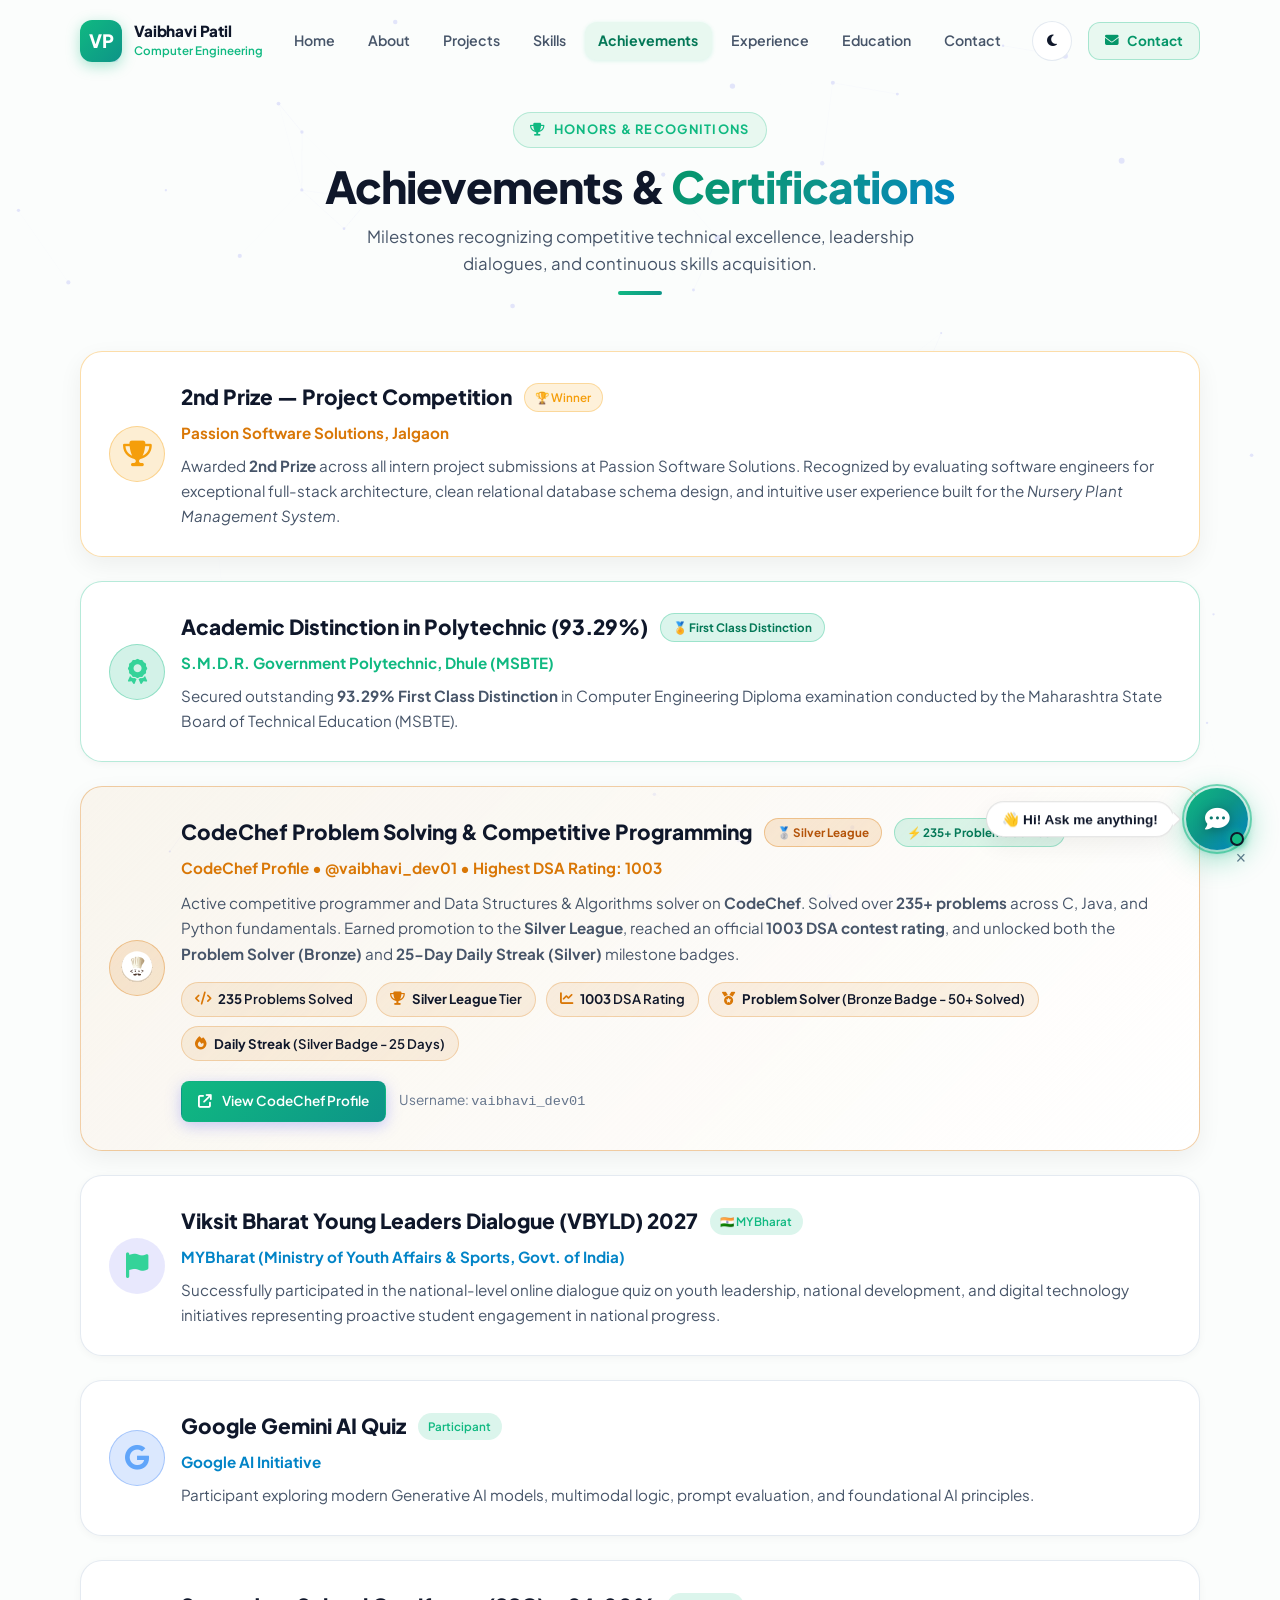
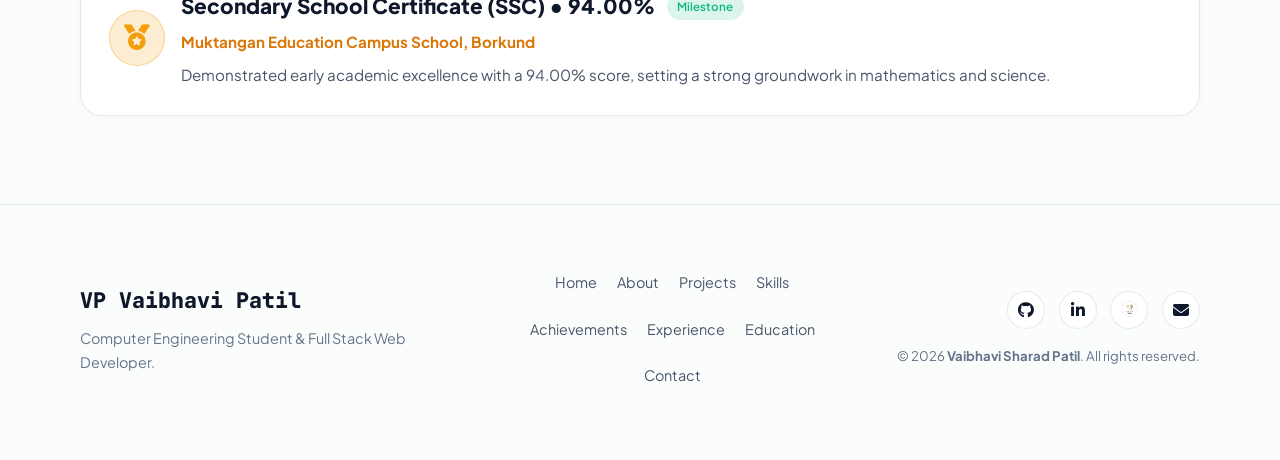
<file: achievements.html>
<!DOCTYPE html>
<html lang="en" data-theme="light">

<head>
    <meta charset="UTF-8">
    <meta name="viewport" content="width=device-width, initial-scale=1.0">
    <title>Achievements & Certifications | Vaibhavi Patil - Portfolio</title>
    <meta name="description"
        content="Honors, awards, and milestones earned by Vaibhavi Sharad Patil: 2nd Prize Project Award, 93.29% MSBTE distinction, and MYBharat VBYLD 2027.">
    <meta name="author" content="Vaibhavi Sharad Patil">

    <!-- Google Fonts -->
    <link rel="preconnect" href="https://fonts.googleapis.com">
    <link rel="preconnect" href="https://fonts.gstatic.com" crossorigin>
    <link
        href="https://fonts.googleapis.com/css2?family=Plus+Jakarta+Sans:wght@300;400;500;600;700;800&family=JetBrains+Mono:wght@400;500;600&display=swap"
        rel="stylesheet">

    <!-- Font Awesome Icons -->
    <link rel="stylesheet" href="https://cdnjs.cloudflare.com/ajax/libs/font-awesome/6.5.1/css/all.min.css">

    <!-- Custom CSS -->
    <link rel="stylesheet" href="style.css">
</head>

<body>
    <!-- Background Atmosphere -->
    <div class="bg-atmosphere">
        <canvas id="particle-canvas" class="particle-canvas"></canvas>
        <div class="ambient-grid"></div>
        <div class="ambient-glow glow-top"></div>
        <div class="ambient-glow glow-bottom"></div>
    </div>

    <!-- Navigation Bar -->
    <header class="header" id="header">
        <div class="container nav-container">
            <a href="index.html" class="logo">
                <span class="logo-monogram">VP</span>
                <div class="logo-text-group">
                    <span class="logo-name">Vaibhavi Patil</span>
                    <span class="logo-role">Computer Engineering</span>
                </div>
            </a>

            <nav class="nav-menu" id="nav-menu">
                <ul class="nav-list">
                    <li class="nav-item"><a href="index.html" class="nav-link">Home</a></li>
                    <li class="nav-item"><a href="about.html" class="nav-link">About</a></li>
                    <li class="nav-item"><a href="projects.html" class="nav-link">Projects</a></li>
                    <li class="nav-item"><a href="skills.html" class="nav-link">Skills</a></li>
                    <li class="nav-item"><a href="achievements.html" class="nav-link active">Achievements</a></li>
                    <li class="nav-item"><a href="experience.html" class="nav-link">Experience</a></li>
                    <li class="nav-item"><a href="education.html" class="nav-link">Education</a></li>
                    <li class="nav-item"><a href="contact.html" class="nav-link">Contact</a></li>
                </ul>
            </nav>

            <div class="nav-actions">
                <!-- Theme Toggle Button -->
                <button class="theme-toggle" id="theme-toggle" aria-label="Toggle Dark and Light Mode"
                    title="Toggle Theme">
                    <i class="fa-solid fa-moon moon-icon"></i>
                    <i class="fa-solid fa-sun sun-icon"></i>
                </button>

                <!-- Direct Contact Header Button (NO "Let's Talk") -->
                <a href="contact.html" class="btn-contact-nav" title="Contact Vaibhavi">
                    <i class="fa-solid fa-envelope"></i> Contact
                </a>

                <!-- Mobile Menu Hamburger -->
                <button class="hamburger" id="hamburger" aria-label="Open Navigation Menu">
                    <span class="bar"></span>
                    <span class="bar"></span>
                    <span class="bar"></span>
                </button>
            </div>
        </div>
    </header>

    <main id="main">
        <!-- Page Hero Banner -->
        <section class="page-hero">
            <div class="container">
                <div class="page-kicker"><i class="fa-solid fa-trophy"></i> HONORS &amp; RECOGNITIONS</div>
                <h1 class="page-title">Achievements &amp; <span class="gradient-text">Certifications</span></h1>
                <p class="page-subtitle">Milestones recognizing competitive technical excellence, leadership dialogues, and continuous skills acquisition.</p>
                <div class="page-accent-bar"></div>
            </div>
        </section>

        <!-- Achievements Grid Section -->
        <section class="subpage-container">
            <div class="container">
                <div class="cert-list" style="display: flex; flex-direction: column; gap: 1.5rem;">
                    <!-- 1. 2nd Prize in Project Competition -->
                    <div class="cert-item cert-award-card" style="padding: 1.75rem; border-radius: 22px; background: var(--bg-card); border: 1.5px solid rgba(245, 158, 11, 0.35); box-shadow: var(--shadow-md);">
                        <div class="cert-badge-icon gold-badge" style="width: 56px; height: 56px; font-size: 1.6rem;">
                            <i class="fa-solid fa-trophy"></i>
                        </div>
                        <div class="cert-content" style="flex: 1;">
                            <div style="display: flex; align-items: center; gap: 0.75rem; margin-bottom: 0.35rem; flex-wrap: wrap;">
                                <h3 style="font-size: 1.3rem; font-weight: 800; color: var(--text-primary); margin: 0;">2nd Prize — Project Competition</h3>
                                <span class="cert-tag tag-award">🏆 Winner</span>
                            </div>
                            <h4 style="font-size: 0.95rem; color: #d97706; margin-bottom: 0.5rem; font-weight: 700;">Passion Software Solutions, Jalgaon</h4>
                            <p style="color: var(--text-secondary); line-height: 1.65; font-size: 0.95rem;">
                                Awarded <strong>2nd Prize</strong> across all intern project submissions at Passion Software Solutions. Recognized by evaluating software engineers for exceptional full-stack architecture, clean relational database schema design, and intuitive user experience built for the <em>Nursery Plant Management System</em>.
                            </p>
                        </div>
                    </div>

                    <!-- 2. Academic Distinction in Polytechnic -->
                    <div class="cert-item" style="padding: 1.75rem; border-radius: 22px; background: var(--bg-card); border: 1.5px solid rgba(16, 185, 129, 0.3); box-shadow: var(--shadow-sm);">
                        <div class="cert-badge-icon green-badge" style="width: 56px; height: 56px; font-size: 1.6rem;">
                            <i class="fa-solid fa-award"></i>
                        </div>
                        <div class="cert-content" style="flex: 1;">
                            <div style="display: flex; align-items: center; gap: 0.75rem; margin-bottom: 0.35rem; flex-wrap: wrap;">
                                <h3 style="font-size: 1.3rem; font-weight: 800; color: var(--text-primary); margin: 0;">Academic Distinction in Polytechnic (93.29%)</h3>
                                <span class="cert-tag" style="background: rgba(16, 185, 129, 0.15); color: #047857; border: 1px solid rgba(16, 185, 129, 0.3); border-radius: 9999px; font-weight: 700; padding: 0.25rem 0.75rem;">🏅 First Class Distinction</span>
                            </div>
                            <h4 style="font-size: 0.95rem; color: #10b981; margin-bottom: 0.5rem; font-weight: 700;">S.M.D.R. Government Polytechnic, Dhule (MSBTE)</h4>
                            <p style="color: var(--text-secondary); line-height: 1.65; font-size: 0.95rem;">
                                Secured outstanding <strong>93.29% First Class Distinction</strong> in Computer Engineering Diploma examination conducted by the Maharashtra State Board of Technical Education (MSBTE).
                            </p>
                        </div>
                    </div>

                    <!-- 3. CodeChef Competitive Programming & Problem Solving Milestone -->
                    <div class="cert-item cert-codechef-card" style="padding: 1.75rem; border-radius: 22px; background: var(--bg-card); border: 1.5px solid rgba(217, 119, 6, 0.35); box-shadow: var(--shadow-md);">
                        <div class="cert-badge-icon codechef-badge" style="width: 56px; height: 56px; font-size: 1.6rem; display: flex; align-items: center; justify-content: center; border-radius: 50%;">
                            <img src="assets/codechef-icon.svg" alt="CodeChef" style="width: 36px; height: 36px; border-radius: 50%; object-fit: contain;">
                        </div>
                        <div class="cert-content" style="flex: 1;">
                            <div style="display: flex; align-items: center; gap: 0.75rem; margin-bottom: 0.35rem; flex-wrap: wrap;">
                                <h3 style="font-size: 1.3rem; font-weight: 800; color: var(--text-primary); margin: 0;">CodeChef Problem Solving &amp; Competitive Programming</h3>
                                <span class="cert-tag" style="background: rgba(217, 119, 6, 0.15); color: #b45309; border: 1px solid rgba(217, 119, 6, 0.35); border-radius: 9999px; font-weight: 700; padding: 0.25rem 0.75rem;">🥈 Silver League</span>
                                <span class="cert-tag" style="background: rgba(16, 185, 129, 0.15); color: #047857; border: 1px solid rgba(16, 185, 129, 0.3); border-radius: 9999px; font-weight: 700; padding: 0.25rem 0.75rem;">⚡ 235+ Problems Solved</span>
                            </div>
                            <h4 style="font-size: 0.95rem; color: #d97706; margin-bottom: 0.65rem; font-weight: 700;">CodeChef Profile &bull; @vaibhavi_dev01 &bull; Highest DSA Rating: 1003</h4>
                            <p style="color: var(--text-secondary); line-height: 1.65; font-size: 0.95rem; margin-bottom: 1rem;">
                                Active competitive programmer and Data Structures &amp; Algorithms solver on <strong>CodeChef</strong>. Solved over <strong>235+ problems</strong> across C, Java, and Python fundamentals. Earned promotion to the <strong>Silver League</strong>, reached an official <strong>1003 DSA contest rating</strong>, and unlocked both the <strong>Problem Solver (Bronze)</strong> and <strong>25-Day Daily Streak (Silver)</strong> milestone badges.
                            </p>

                            <!-- Stat chips -->
                            <div style="display: flex; flex-wrap: wrap; gap: 0.6rem; margin-bottom: 1.25rem;">
                                <div class="codechef-stat-chip">
                                    <i class="fa-solid fa-code"></i>
                                    <span><strong>235</strong> Problems Solved</span>
                                </div>
                                <div class="codechef-stat-chip">
                                    <i class="fa-solid fa-trophy"></i>
                                    <span><strong>Silver League</strong> Tier</span>
                                </div>
                                <div class="codechef-stat-chip">
                                    <i class="fa-solid fa-chart-line"></i>
                                    <span><strong>1003</strong> DSA Rating</span>
                                </div>
                                <div class="codechef-stat-chip">
                                    <i class="fa-solid fa-medal"></i>
                                    <span><strong>Problem Solver</strong> (Bronze Badge - 50+ Solved)</span>
                                </div>
                                <div class="codechef-stat-chip">
                                    <i class="fa-solid fa-fire"></i>
                                    <span><strong>Daily Streak</strong> (Silver Badge - 25 Days)</span>
                                </div>
                            </div>

                            <div style="display: flex; gap: 0.85rem; align-items: center; flex-wrap: wrap;">
                                <a href="https://www.codechef.com/users/vaibhavi_dev01" target="_blank" rel="noopener noreferrer" class="btn btn-sm btn-primary">
                                    <i class="fa-solid fa-arrow-up-right-from-square"></i>
                                    <span>View CodeChef Profile</span>
                                </a>
                                <span style="font-size: 0.85rem; color: var(--text-muted);">
                                    Username: <code>vaibhavi_dev01</code>
                                </span>
                            </div>
                        </div>
                    </div>

                    <!-- 4. Viksit Bharat Young Leaders Dialogue 2027 -->
                    <div class="cert-item cert-national-card" style="padding: 1.75rem; border-radius: 22px; background: var(--bg-card); border: 1px solid var(--border-color); box-shadow: var(--shadow-sm);">
                        <div class="cert-badge-icon flag-badge" style="width: 56px; height: 56px; font-size: 1.6rem;">
                            <i class="fa-solid fa-flag"></i>
                        </div>
                        <div class="cert-content" style="flex: 1;">
                            <div style="display: flex; align-items: center; gap: 0.75rem; margin-bottom: 0.35rem; flex-wrap: wrap;">
                                <h3 style="font-size: 1.3rem; font-weight: 800; color: var(--text-primary); margin: 0;">Viksit Bharat Young Leaders Dialogue (VBYLD) 2027</h3>
                                <span class="cert-tag tag-national">🇮🇳 MYBharat</span>
                            </div>
                            <h4 style="font-size: 0.95rem; color: #0284c7; margin-bottom: 0.5rem; font-weight: 700;">MYBharat (Ministry of Youth Affairs &amp; Sports, Govt. of India)</h4>
                            <p style="color: var(--text-secondary); line-height: 1.65; font-size: 0.95rem;">
                                Successfully participated in the national-level online dialogue quiz on youth leadership, national development, and digital technology initiatives representing proactive student engagement in national progress.
                            </p>
                        </div>
                    </div>



                    <!-- 5. Google Gemini AI Quiz -->
                    <div class="cert-item" style="padding: 1.75rem; border-radius: 22px; background: var(--bg-card); border: 1px solid var(--border-color); box-shadow: var(--shadow-sm);">
                        <div class="cert-badge-icon blue-badge" style="width: 56px; height: 56px; font-size: 1.6rem;">
                            <i class="fa-brands fa-google"></i>
                        </div>
                        <div class="cert-content" style="flex: 1;">
                            <div style="display: flex; align-items: center; gap: 0.75rem; margin-bottom: 0.35rem; flex-wrap: wrap;">
                                <h3 style="font-size: 1.3rem; font-weight: 800; color: var(--text-primary); margin: 0;">Google Gemini AI Quiz</h3>
                                <span class="cert-tag">Participant</span>
                            </div>
                            <h4 style="font-size: 0.95rem; color: #0284c7; margin-bottom: 0.5rem; font-weight: 700;">Google AI Initiative</h4>
                            <p style="color: var(--text-secondary); line-height: 1.65; font-size: 0.95rem;">
                                Participant exploring modern Generative AI models, multimodal logic, prompt evaluation, and foundational AI principles.
                            </p>
                        </div>
                    </div>

                    <!-- 6. SSC High School Milestone -->
                    <div class="cert-item" style="padding: 1.75rem; border-radius: 22px; background: var(--bg-card); border: 1px solid var(--border-color); box-shadow: var(--shadow-sm);">
                        <div class="cert-badge-icon gold-badge" style="width: 56px; height: 56px; font-size: 1.6rem;">
                            <i class="fa-solid fa-medal"></i>
                        </div>
                        <div class="cert-content" style="flex: 1;">
                            <div style="display: flex; align-items: center; gap: 0.75rem; margin-bottom: 0.35rem; flex-wrap: wrap;">
                                <h3 style="font-size: 1.3rem; font-weight: 800; color: var(--text-primary); margin: 0;">Secondary School Certificate (SSC) &bull; 94.00%</h3>
                                <span class="cert-tag">Milestone</span>
                            </div>
                            <h4 style="font-size: 0.95rem; color: #d97706; margin-bottom: 0.5rem; font-weight: 700;">Muktangan Education Campus School, Borkund</h4>
                            <p style="color: var(--text-secondary); line-height: 1.65; font-size: 0.95rem;">
                                Demonstrated early academic excellence with a 94.00% score, setting a strong groundwork in mathematics and science.
                            </p>
                        </div>
                    </div>
                </div>
            </div>
        </section>
    </main>

    <!-- Footer -->
    <footer class="footer">
        <div class="container footer-container">
            <div class="footer-left">
                <a href="index.html" class="footer-logo">
                    <span class="logo-monogram-sm">VP</span>
                    <span>Vaibhavi Patil</span>
                </a>
                <p class="footer-tagline">Computer Engineering Student &amp; Full Stack Web Developer.</p>
            </div>

            <div class="footer-center">
                <ul class="footer-links">
                    <li><a href="index.html">Home</a></li>
                    <li><a href="about.html">About</a></li>
                    <li><a href="projects.html">Projects</a></li>
                    <li><a href="skills.html">Skills</a></li>
                    <li><a href="achievements.html">Achievements</a></li>
                    <li><a href="experience.html">Experience</a></li>
                    <li><a href="education.html">Education</a></li>
                    <li><a href="contact.html">Contact</a></li>
                </ul>
            </div>

            <div class="footer-right">
                <div class="footer-socials">
                    <a href="https://github.com/vaibhavi-dev01" target="_blank" rel="noopener noreferrer"
                        aria-label="GitHub Profile" title="GitHub Profile">
                        <i class="fa-brands fa-github"></i>
                    </a>
                    <a href="https://www.linkedin.com/in/vaibhavi-patil-27b2b7423/" target="_blank"
                        rel="noopener noreferrer" aria-label="LinkedIn Profile" title="LinkedIn Profile">
                        <i class="fa-brands fa-linkedin-in"></i>
                    </a>
                    <a href="https://www.codechef.com/users/vaibhavi_dev01" target="_blank"
                        rel="noopener noreferrer" aria-label="CodeChef Profile" title="CodeChef Profile (@vaibhavi_dev01)">
                        <img src="assets/codechef-icon.svg" alt="CodeChef" style="width: 18px; height: 18px; border-radius: 50%;">
                    </a>
                    <a href="mailto:vp388953@gmail.com" aria-label="Email Address" title="Email Vaibhavi">
                        <i class="fa-solid fa-envelope"></i>
                    </a>
                </div>
                <p class="copyright">
                    &copy; <span id="current-year">2026</span> <strong>Vaibhavi Sharad Patil</strong>. All rights
                    reserved.
                </p>
            </div>
        </div>
    </footer>

    <!-- Toast Notification -->
    <div class="toast" id="toast">
        <div class="toast-icon" id="toast-icon"></div>
        <div class="toast-message" id="toast-message"></div>
    </div>

    <!-- Chatbot Widget -->
    <div class="chatbot-wrapper" id="chatbot-wrapper">
        <button class="chatbot-trigger-btn" id="chatbot-trigger-btn" aria-label="Open AI Portfolio Chatbot" title="Chat with Vaibhavi's AI Bot">
            <div class="bot-badge-pulse"></div>
            <div class="bot-avatar-icon">
                <i class="fa-solid fa-comment-dots icon-chat"></i>
                <i class="fa-solid fa-xmark icon-close"></i>
            </div>
            <span class="bot-online-indicator" title="Online"></span>
            <div class="bot-bubble-hint" id="bot-bubble-hint">
                <span>👋 Hi! Ask me anything!</span>
                <button class="hint-close-btn" id="hint-close-btn" aria-label="Close hint">&times;</button>
            </div>
        </button>

        <div class="chatbot-panel" id="chatbot-panel" aria-hidden="true">
            <div class="chatbot-header">
                <div class="chatbot-profile">
                    <div class="chatbot-header-avatar">
                        <i class="fa-solid fa-comment-dots"></i>
                        <span class="header-online-dot"></span>
                    </div>
                    <div class="chatbot-header-info">
                        <h4 class="chatbot-header-name">Vaibhavi's AI Assistant</h4>
                        <span class="chatbot-header-status">
                            <i class="fa-solid fa-circle"></i> Online &bull; Instant Knowledge
                        </span>
                    </div>
                </div>
                <div class="chatbot-header-actions">
                    <button class="chatbot-header-btn" id="chatbot-sound-toggle" aria-label="Toggle Sound" title="Toggle Sound Effects">
                        <i class="fa-solid fa-volume-high"></i>
                    </button>
                    <button class="chatbot-header-btn" id="chatbot-clear-btn" aria-label="Clear Chat History" title="Clear Conversation">
                        <i class="fa-solid fa-rotate-right"></i>
                    </button>
                    <button class="chatbot-header-btn chatbot-close-btn" id="chatbot-close-btn" aria-label="Close Chat Window" title="Close Chat">
                        <i class="fa-solid fa-xmark"></i>
                    </button>
                </div>
            </div>

            <div class="chatbot-body" id="chatbot-messages">
                <!-- Messages populated dynamically -->
            </div>

            <div class="chatbot-suggestions" id="chatbot-suggestions">
                <div class="suggestions-label"><i class="fa-solid fa-bolt"></i> Quick Questions:</div>
                <div class="suggestions-chips-track">
                    <button class="chat-chip" data-query="Tell me about her 2nd Prize in Project Competition">🏆 2nd Prize Award</button>
                    <button class="chat-chip" data-query="What coursework has she studied?">🌐 Computer Networks</button>
                    <button class="chat-chip" data-query="Tell me about her web development internship">💼 Internship</button>
                    <button class="chat-chip" data-query="What projects has Vaibhavi developed?">💻 Projects</button>
                    <button class="chat-chip" data-query="What are her core technical skills?">🛠️ Tech Skills</button>
                    <button class="chat-chip" data-query="What is her educational background and score?">🎓 Education (93.3%)</button>
                    <button class="chat-chip" data-query="How can I connect with or hire Vaibhavi?">📬 Contact & Hire</button>
                </div>
            </div>

            <div class="chatbot-footer">
                <form id="chatbot-form" class="chatbot-input-form">
                    <input type="text" id="chatbot-input" class="chatbot-input" placeholder="Ask about awards, skills, projects..." autocomplete="off" maxlength="200" required>
                    <button type="submit" id="chatbot-send-btn" class="chatbot-send-btn" aria-label="Send Message" title="Send message">
                        <i class="fa-solid fa-paper-plane"></i>
                    </button>
                </form>
                <div class="chatbot-footer-sub">
                    <span>Interactive Portfolio Bot &bull; Instant Static Responses</span>
                </div>
            </div>
        </div>
    </div>

    <!-- Custom Script -->
    <script src="script.js"></script>
</body>

</html>
</file>
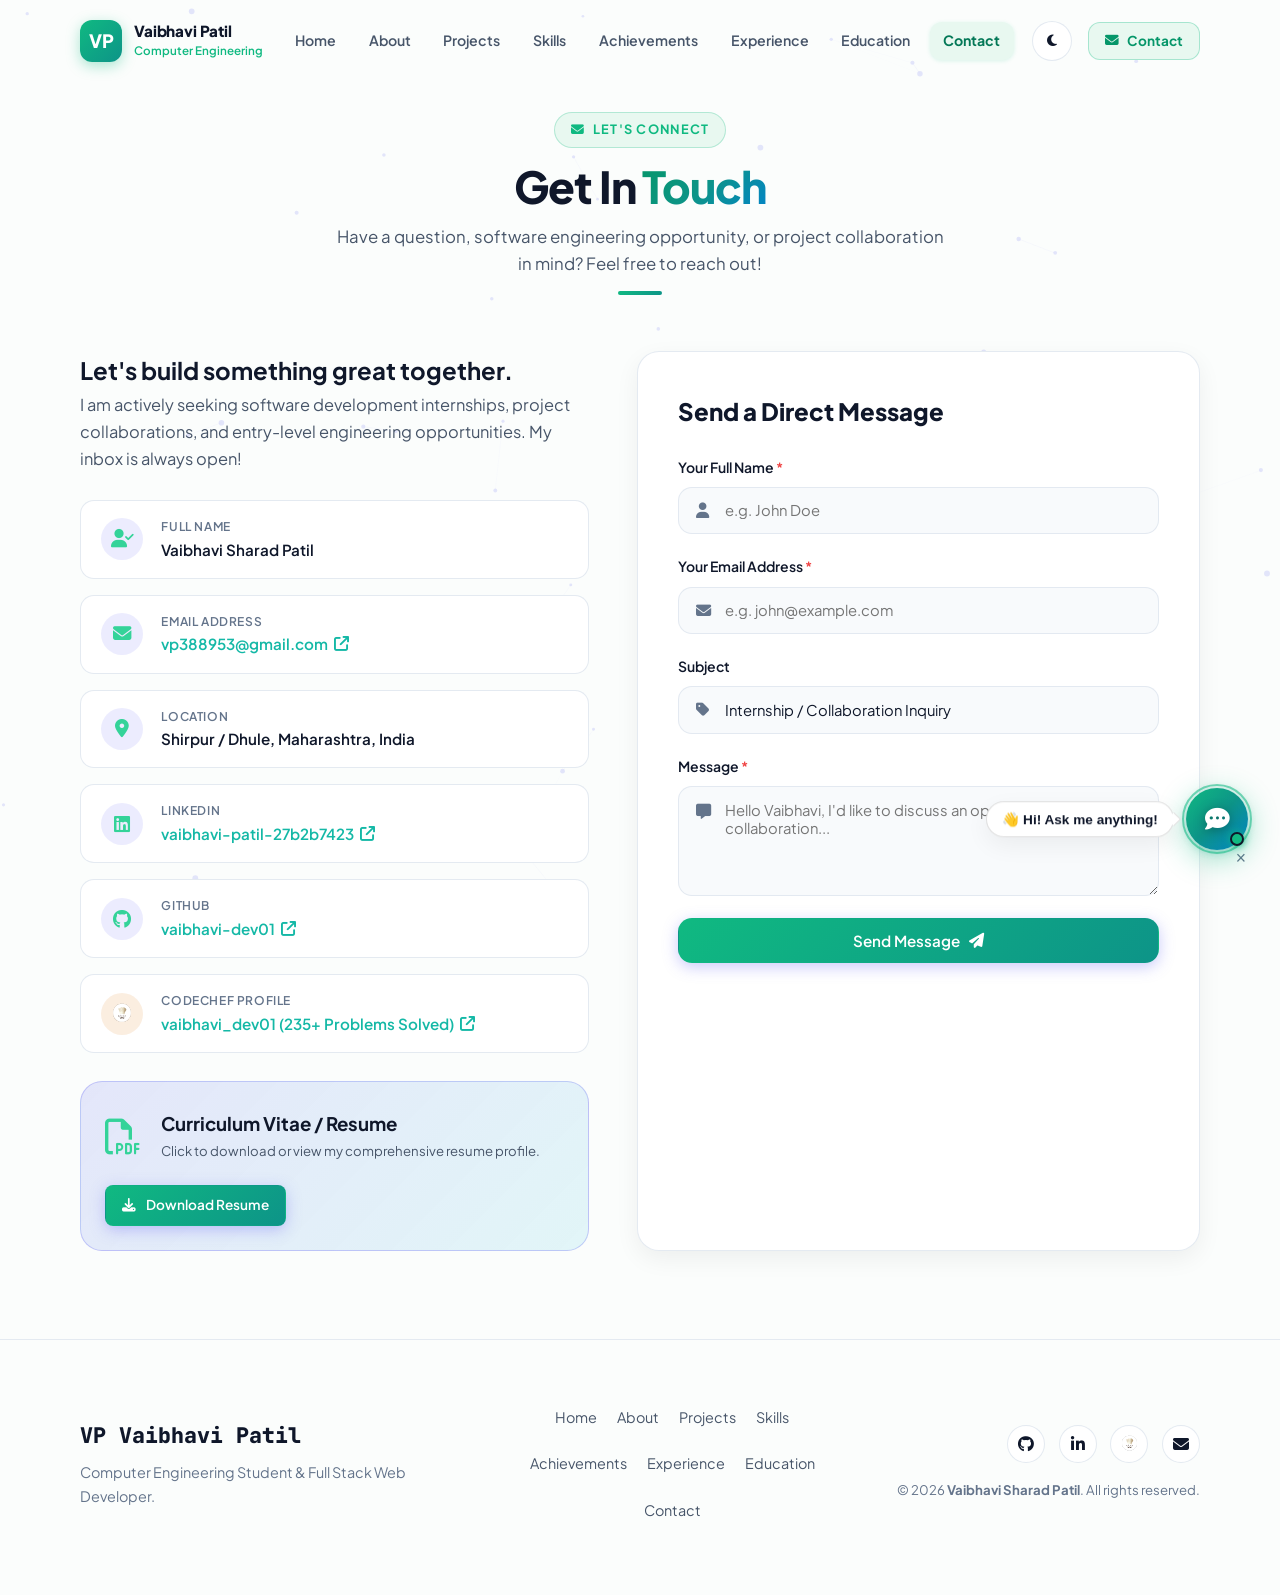
<file: contact.html>
<!DOCTYPE html>
<html lang="en" data-theme="light">

<head>
    <meta charset="UTF-8">
    <meta name="viewport" content="width=device-width, initial-scale=1.0">
    <title>Contact | Vaibhavi Patil - Software Engineer</title>
    <meta name="description"
        content="Get in touch with Vaibhavi Sharad Patil for software developer internships, full stack collaborations, or inquiries. Email: vp388953@gmail.com">
    <meta name="author" content="Vaibhavi Sharad Patil">

    <!-- Google Fonts -->
    <link rel="preconnect" href="https://fonts.googleapis.com">
    <link rel="preconnect" href="https://fonts.gstatic.com" crossorigin>
    <link
        href="https://fonts.googleapis.com/css2?family=Plus+Jakarta+Sans:wght@300;400;500;600;700;800&family=JetBrains+Mono:wght@400;500;600&display=swap"
        rel="stylesheet">

    <!-- Font Awesome Icons -->
    <link rel="stylesheet" href="https://cdnjs.cloudflare.com/ajax/libs/font-awesome/6.5.1/css/all.min.css">

    <!-- Custom CSS -->
    <link rel="stylesheet" href="style.css">
</head>

<body>
    <!-- Background Atmosphere -->
    <div class="bg-atmosphere">
        <canvas id="particle-canvas" class="particle-canvas"></canvas>
        <div class="ambient-grid"></div>
        <div class="ambient-glow glow-top"></div>
        <div class="ambient-glow glow-bottom"></div>
    </div>

    <!-- Navigation Bar -->
    <header class="header" id="header">
        <div class="container nav-container">
            <a href="index.html" class="logo">
                <span class="logo-monogram">VP</span>
                <div class="logo-text-group">
                    <span class="logo-name">Vaibhavi Patil</span>
                    <span class="logo-role">Computer Engineering</span>
                </div>
            </a>

            <nav class="nav-menu" id="nav-menu">
                <ul class="nav-list">
                    <li class="nav-item"><a href="index.html" class="nav-link">Home</a></li>
                    <li class="nav-item"><a href="about.html" class="nav-link">About</a></li>
                    <li class="nav-item"><a href="projects.html" class="nav-link">Projects</a></li>
                    <li class="nav-item"><a href="skills.html" class="nav-link">Skills</a></li>
                    <li class="nav-item"><a href="achievements.html" class="nav-link">Achievements</a></li>
                    <li class="nav-item"><a href="experience.html" class="nav-link">Experience</a></li>
                    <li class="nav-item"><a href="education.html" class="nav-link">Education</a></li>
                    <li class="nav-item"><a href="contact.html" class="nav-link active">Contact</a></li>
                </ul>
            </nav>

            <div class="nav-actions">
                <!-- Theme Toggle Button -->
                <button class="theme-toggle" id="theme-toggle" aria-label="Toggle Dark and Light Mode"
                    title="Toggle Theme">
                    <i class="fa-solid fa-moon moon-icon"></i>
                    <i class="fa-solid fa-sun sun-icon"></i>
                </button>

                <!-- Direct Contact Header Button (NO "Let's Talk") -->
                <a href="contact.html" class="btn-contact-nav" title="Contact Vaibhavi">
                    <i class="fa-solid fa-envelope"></i> Contact
                </a>

                <!-- Mobile Menu Hamburger -->
                <button class="hamburger" id="hamburger" aria-label="Open Navigation Menu">
                    <span class="bar"></span>
                    <span class="bar"></span>
                    <span class="bar"></span>
                </button>
            </div>
        </div>
    </header>

    <main id="main">
        <!-- Page Hero Banner -->
        <section class="page-hero">
            <div class="container">
                <div class="page-kicker"><i class="fa-solid fa-envelope"></i> LET'S CONNECT</div>
                <h1 class="page-title">Get In <span class="gradient-text">Touch</span></h1>
                <p class="page-subtitle">Have a question, software engineering opportunity, or project collaboration in mind? Feel free to reach out!</p>
                <div class="page-accent-bar"></div>
            </div>
        </section>

        <!-- Contact Section -->
        <section class="subpage-container">
            <div class="container">
                <div class="contact-grid">
                    <!-- Left: Details Panel -->
                    <div class="contact-info-panel">
                        <div class="contact-header-text">
                            <h2>Let's build something great together.</h2>
                            <p>
                                I am actively seeking software development internships, project collaborations, and entry-level engineering opportunities. My inbox is always open!
                            </p>
                        </div>

                        <div class="contact-details-list">
                            <div class="contact-detail-item">
                                <div class="detail-icon">
                                    <i class="fa-solid fa-user-check"></i>
                                </div>
                                <div class="detail-info">
                                    <span class="detail-label">Full Name</span>
                                    <span class="detail-value">Vaibhavi Sharad Patil</span>
                                </div>
                            </div>

                            <div class="contact-detail-item">
                                <div class="detail-icon">
                                    <i class="fa-solid fa-envelope"></i>
                                </div>
                                <div class="detail-info">
                                    <span class="detail-label">Email Address</span>
                                    <a href="mailto:vp388953@gmail.com" class="detail-link">
                                        vp388953@gmail.com <i class="fa-solid fa-arrow-up-right-from-square"></i>
                                    </a>
                                </div>
                            </div>

                            <div class="contact-detail-item">
                                <div class="detail-icon">
                                    <i class="fa-solid fa-location-dot"></i>
                                </div>
                                <div class="detail-info">
                                    <span class="detail-label">Location</span>
                                    <span class="detail-value">Shirpur / Dhule, Maharashtra, India</span>
                                </div>
                            </div>

                            <div class="contact-detail-item">
                                <div class="detail-icon">
                                    <i class="fa-brands fa-linkedin"></i>
                                </div>
                                <div class="detail-info">
                                    <span class="detail-label">LinkedIn</span>
                                    <a href="https://www.linkedin.com/in/vaibhavi-patil-27b2b7423/" target="_blank"
                                        rel="noopener noreferrer" class="detail-link">
                                        vaibhavi-patil-27b2b7423 <i class="fa-solid fa-arrow-up-right-from-square"></i>
                                    </a>
                                </div>
                            </div>

                            <div class="contact-detail-item">
                                <div class="detail-icon">
                                    <i class="fa-brands fa-github"></i>
                                </div>
                                <div class="detail-info">
                                    <span class="detail-label">GitHub</span>
                                    <a href="https://github.com/vaibhavi-dev01" target="_blank"
                                        rel="noopener noreferrer" class="detail-link">
                                        vaibhavi-dev01 <i class="fa-solid fa-arrow-up-right-from-square"></i>
                                    </a>
                                </div>
                            </div>

                            <div class="contact-detail-item">
                                <div class="detail-icon" style="background: rgba(217, 119, 6, 0.12); border-color: rgba(217, 119, 6, 0.3); display: flex; align-items: center; justify-content: center;">
                                    <img src="assets/codechef-icon.svg" alt="CodeChef" style="width: 22px; height: 22px; border-radius: 50%; object-fit: contain;">
                                </div>
                                <div class="detail-info">
                                    <span class="detail-label">CodeChef Profile</span>
                                    <a href="https://www.codechef.com/users/vaibhavi_dev01" target="_blank"
                                        rel="noopener noreferrer" class="detail-link">
                                        vaibhavi_dev01 (235+ Problems Solved) <i class="fa-solid fa-arrow-up-right-from-square"></i>
                                    </a>
                                </div>
                            </div>
                        </div>

                        <!-- Resume Card -->
                        <div class="resume-box">
                            <div class="resume-icon">
                                <i class="fa-regular fa-file-pdf"></i>
                            </div>
                            <div class="resume-text">
                                <h3>Curriculum Vitae / Resume</h3>
                                <p>Click to download or view my comprehensive resume profile.</p>
                            </div>
                            <a href="assets/resume.pdf" download="Vaibhavi_Patil_Resume.pdf" id="resume-download-btn" class="btn btn-sm btn-primary">
                                <i class="fa-solid fa-download"></i> Download Resume
                            </a>
                        </div>
                    </div>

                    <!-- Right: Interactive Contact Form -->
                    <div class="contact-form-panel">
                        <form id="contact-form" class="contact-form">
                            <h2 class="form-title">Send a Direct Message</h2>

                            <div class="form-group">
                                <label for="sender-name">Your Full Name <span class="required">*</span></label>
                                <div class="input-wrapper">
                                    <i class="fa-solid fa-user input-icon"></i>
                                    <input type="text" id="sender-name" name="name" placeholder="e.g. John Doe"
                                        required>
                                </div>
                            </div>

                            <div class="form-group">
                                <label for="sender-email">Your Email Address <span class="required">*</span></label>
                                <div class="input-wrapper">
                                    <i class="fa-solid fa-envelope input-icon"></i>
                                    <input type="email" id="sender-email" name="email"
                                        placeholder="e.g. john@example.com" required>
                                </div>
                            </div>

                            <div class="form-group">
                                <label for="sender-subject">Subject</label>
                                <div class="input-wrapper">
                                    <i class="fa-solid fa-tag input-icon"></i>
                                    <input type="text" id="sender-subject" name="subject"
                                        placeholder="Internship Opportunity / Project Inquiry"
                                        value="Internship / Collaboration Inquiry">
                                </div>
                            </div>

                            <div class="form-group">
                                <label for="sender-message">Message <span class="required">*</span></label>
                                <div class="input-wrapper textarea-wrapper">
                                    <i class="fa-solid fa-message input-icon"></i>
                                    <textarea id="sender-message" name="message" rows="4"
                                        placeholder="Hello Vaibhavi, I'd like to discuss an opportunity or collaboration..." required></textarea>
                                </div>
                            </div>

                            <button type="submit" class="btn btn-primary btn-block submit-btn" id="submit-btn">
                                <span class="btn-text">Send Message</span>
                                <i class="fa-solid fa-paper-plane"></i>
                            </button>

                            <div class="form-status" id="form-status"></div>
                        </form>
                    </div>
                </div>
            </div>
        </section>
    </main>

    <!-- Footer -->
    <footer class="footer">
        <div class="container footer-container">
            <div class="footer-left">
                <a href="index.html" class="footer-logo">
                    <span class="logo-monogram-sm">VP</span>
                    <span>Vaibhavi Patil</span>
                </a>
                <p class="footer-tagline">Computer Engineering Student &amp; Full Stack Web Developer.</p>
            </div>

            <div class="footer-center">
                <ul class="footer-links">
                    <li><a href="index.html">Home</a></li>
                    <li><a href="about.html">About</a></li>
                    <li><a href="projects.html">Projects</a></li>
                    <li><a href="skills.html">Skills</a></li>
                    <li><a href="achievements.html">Achievements</a></li>
                    <li><a href="experience.html">Experience</a></li>
                    <li><a href="education.html">Education</a></li>
                    <li><a href="contact.html">Contact</a></li>
                </ul>
            </div>

            <div class="footer-right">
                <div class="footer-socials">
                    <a href="https://github.com/vaibhavi-dev01" target="_blank" rel="noopener noreferrer"
                        aria-label="GitHub Profile" title="GitHub Profile">
                        <i class="fa-brands fa-github"></i>
                    </a>
                    <a href="https://www.linkedin.com/in/vaibhavi-patil-27b2b7423/" target="_blank"
                        rel="noopener noreferrer" aria-label="LinkedIn Profile" title="LinkedIn Profile">
                        <i class="fa-brands fa-linkedin-in"></i>
                    </a>
                    <a href="https://www.codechef.com/users/vaibhavi_dev01" target="_blank"
                        rel="noopener noreferrer" aria-label="CodeChef Profile" title="CodeChef Profile (@vaibhavi_dev01)">
                        <img src="assets/codechef-icon.svg" alt="CodeChef" style="width: 18px; height: 18px; border-radius: 50%;">
                    </a>
                    <a href="mailto:vp388953@gmail.com" aria-label="Email Address" title="Email Vaibhavi">
                        <i class="fa-solid fa-envelope"></i>
                    </a>
                </div>
                <p class="copyright">
                    &copy; <span id="current-year">2026</span> <strong>Vaibhavi Sharad Patil</strong>. All rights
                    reserved.
                </p>
            </div>
        </div>
    </footer>

    <!-- Toast Notification -->
    <div class="toast" id="toast">
        <div class="toast-icon" id="toast-icon"></div>
        <div class="toast-message" id="toast-message"></div>
    </div>

    <!-- Chatbot Widget -->
    <div class="chatbot-wrapper" id="chatbot-wrapper">
        <button class="chatbot-trigger-btn" id="chatbot-trigger-btn" aria-label="Open AI Portfolio Chatbot" title="Chat with Vaibhavi's AI Bot">
            <div class="bot-badge-pulse"></div>
            <div class="bot-avatar-icon">
                <i class="fa-solid fa-comment-dots icon-chat"></i>
                <i class="fa-solid fa-xmark icon-close"></i>
            </div>
            <span class="bot-online-indicator" title="Online"></span>
            <div class="bot-bubble-hint" id="bot-bubble-hint">
                <span>👋 Hi! Ask me anything!</span>
                <button class="hint-close-btn" id="hint-close-btn" aria-label="Close hint">&times;</button>
            </div>
        </button>

        <div class="chatbot-panel" id="chatbot-panel" aria-hidden="true">
            <div class="chatbot-header">
                <div class="chatbot-profile">
                    <div class="chatbot-header-avatar">
                        <i class="fa-solid fa-comment-dots"></i>
                        <span class="header-online-dot"></span>
                    </div>
                    <div class="chatbot-header-info">
                        <h4 class="chatbot-header-name">Vaibhavi's AI Assistant</h4>
                        <span class="chatbot-header-status">
                            <i class="fa-solid fa-circle"></i> Online &bull; Instant Knowledge
                        </span>
                    </div>
                </div>
                <div class="chatbot-header-actions">
                    <button class="chatbot-header-btn" id="chatbot-sound-toggle" aria-label="Toggle Sound" title="Toggle Sound Effects">
                        <i class="fa-solid fa-volume-high"></i>
                    </button>
                    <button class="chatbot-header-btn" id="chatbot-clear-btn" aria-label="Clear Chat History" title="Clear Conversation">
                        <i class="fa-solid fa-rotate-right"></i>
                    </button>
                    <button class="chatbot-header-btn chatbot-close-btn" id="chatbot-close-btn" aria-label="Close Chat Window" title="Close Chat">
                        <i class="fa-solid fa-xmark"></i>
                    </button>
                </div>
            </div>

            <div class="chatbot-body" id="chatbot-messages">
                <!-- Messages populated dynamically -->
            </div>

            <div class="chatbot-suggestions" id="chatbot-suggestions">
                <div class="suggestions-label"><i class="fa-solid fa-bolt"></i> Quick Questions:</div>
                <div class="suggestions-chips-track">
                    <button class="chat-chip" data-query="Tell me about her 2nd Prize in Project Competition">🏆 2nd Prize Award</button>
                    <button class="chat-chip" data-query="What coursework has she studied?">🌐 Computer Networks</button>
                    <button class="chat-chip" data-query="Tell me about her web development internship">💼 Internship</button>
                    <button class="chat-chip" data-query="What projects has Vaibhavi developed?">💻 Projects</button>
                    <button class="chat-chip" data-query="What are her core technical skills?">🛠️ Tech Skills</button>
                    <button class="chat-chip" data-query="What is her educational background and score?">🎓 Education (93.3%)</button>
                    <button class="chat-chip" data-query="How can I connect with or hire Vaibhavi?">📬 Contact & Hire</button>
                </div>
            </div>

            <div class="chatbot-footer">
                <form id="chatbot-form" class="chatbot-input-form">
                    <input type="text" id="chatbot-input" class="chatbot-input" placeholder="Ask about awards, skills, projects..." autocomplete="off" maxlength="200" required>
                    <button type="submit" id="chatbot-send-btn" class="chatbot-send-btn" aria-label="Send Message" title="Send message">
                        <i class="fa-solid fa-paper-plane"></i>
                    </button>
                </form>
                <div class="chatbot-footer-sub">
                    <span>Interactive Portfolio Bot &bull; Instant Static Responses</span>
                </div>
            </div>
        </div>
    </div>

    <!-- Custom Script -->
    <script src="script.js"></script>
</body>

</html>
</file>
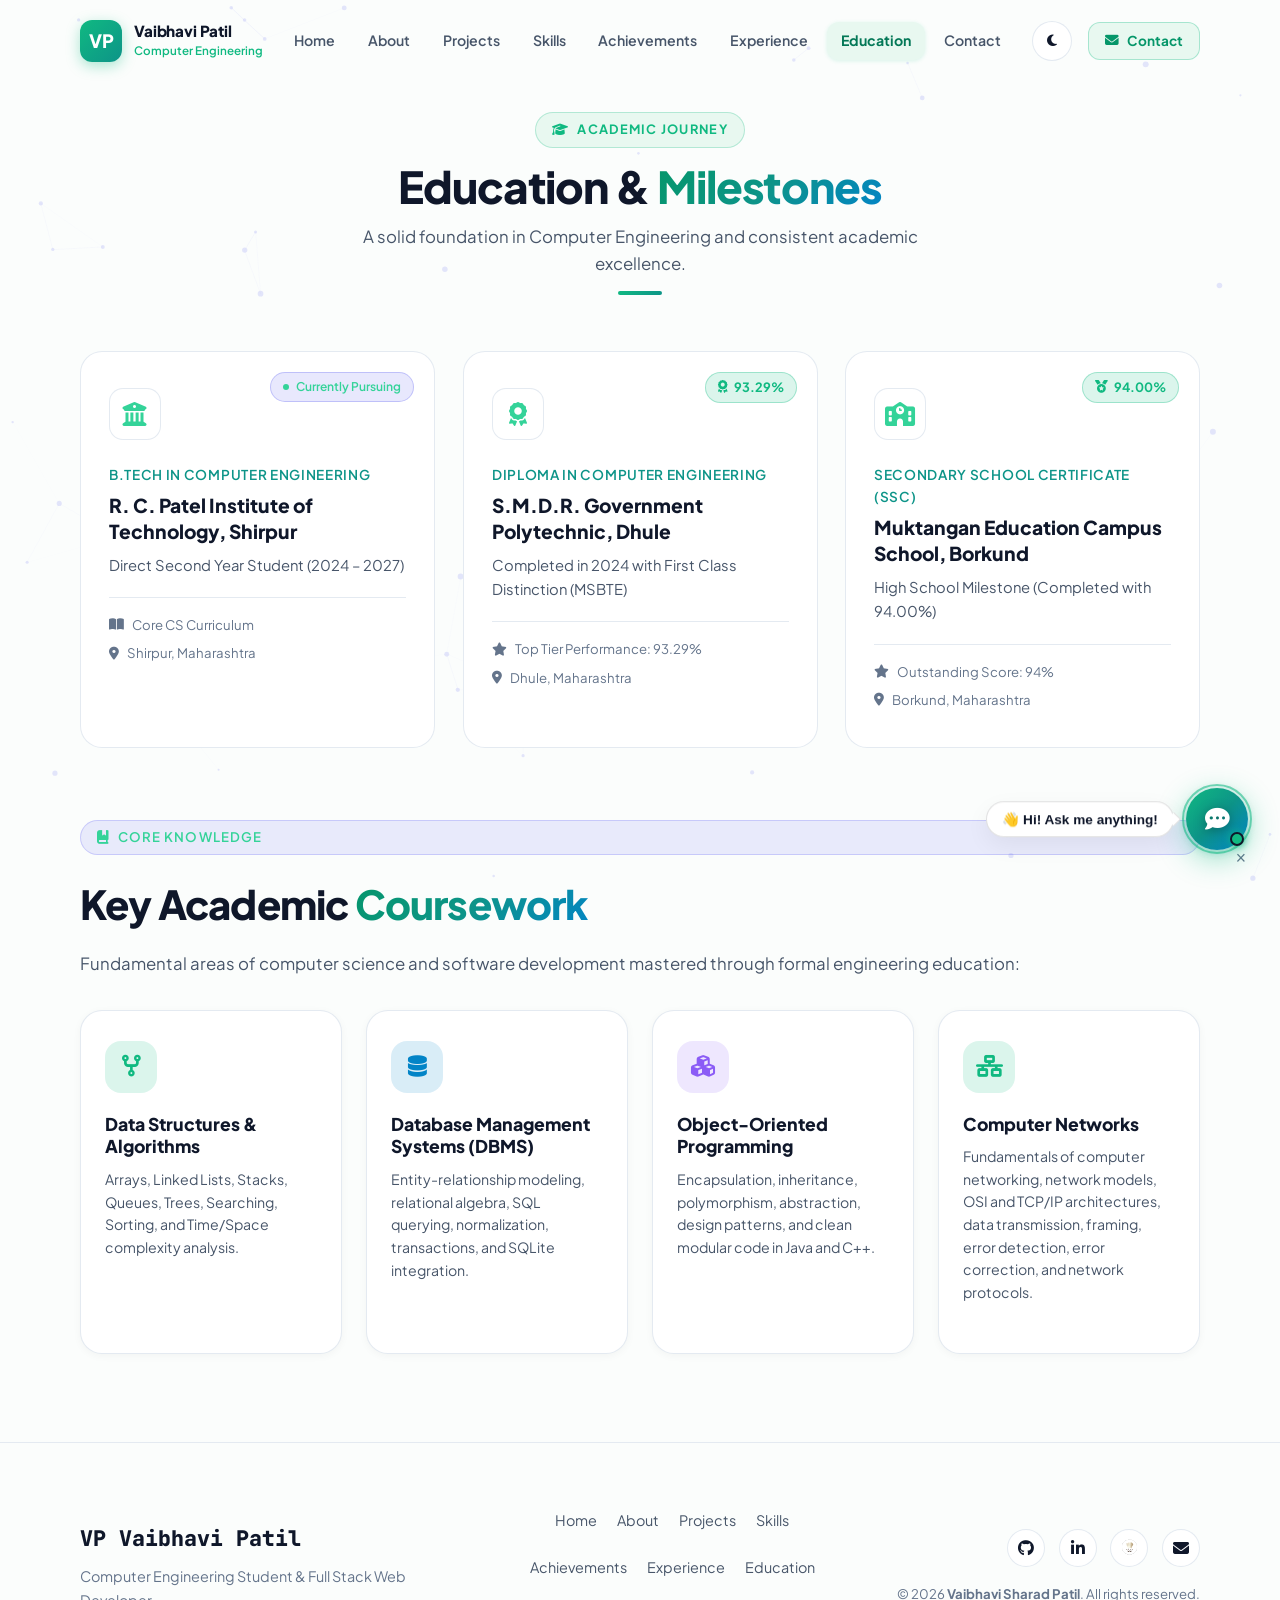
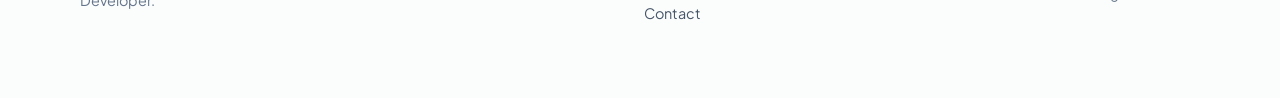
<file: education.html>
<!DOCTYPE html>
<html lang="en" data-theme="light">

<head>
    <meta charset="UTF-8">
    <meta name="viewport" content="width=device-width, initial-scale=1.0">
    <title>Education | Vaibhavi Patil - Portfolio</title>
    <meta name="description"
        content="Academic journey and educational background of Vaibhavi Sharad Patil: B.Tech in Computer Engineering at RCPIT Shirpur and 93.29% Distinction Diploma at SMDR GP Dhule.">
    <meta name="author" content="Vaibhavi Sharad Patil">

    <!-- Google Fonts -->
    <link rel="preconnect" href="https://fonts.googleapis.com">
    <link rel="preconnect" href="https://fonts.gstatic.com" crossorigin>
    <link
        href="https://fonts.googleapis.com/css2?family=Plus+Jakarta+Sans:wght@300;400;500;600;700;800&family=JetBrains+Mono:wght@400;500;600&display=swap"
        rel="stylesheet">

    <!-- Font Awesome Icons -->
    <link rel="stylesheet" href="https://cdnjs.cloudflare.com/ajax/libs/font-awesome/6.5.1/css/all.min.css">

    <!-- Custom CSS -->
    <link rel="stylesheet" href="style.css">
</head>

<body>
    <!-- Background Atmosphere -->
    <div class="bg-atmosphere">
        <canvas id="particle-canvas" class="particle-canvas"></canvas>
        <div class="ambient-grid"></div>
        <div class="ambient-glow glow-top"></div>
        <div class="ambient-glow glow-bottom"></div>
    </div>

    <!-- Navigation Bar -->
    <header class="header" id="header">
        <div class="container nav-container">
            <a href="index.html" class="logo">
                <span class="logo-monogram">VP</span>
                <div class="logo-text-group">
                    <span class="logo-name">Vaibhavi Patil</span>
                    <span class="logo-role">Computer Engineering</span>
                </div>
            </a>

            <nav class="nav-menu" id="nav-menu">
                <ul class="nav-list">
                    <li class="nav-item"><a href="index.html" class="nav-link">Home</a></li>
                    <li class="nav-item"><a href="about.html" class="nav-link">About</a></li>
                    <li class="nav-item"><a href="projects.html" class="nav-link">Projects</a></li>
                    <li class="nav-item"><a href="skills.html" class="nav-link">Skills</a></li>
                    <li class="nav-item"><a href="achievements.html" class="nav-link">Achievements</a></li>
                    <li class="nav-item"><a href="experience.html" class="nav-link">Experience</a></li>
                    <li class="nav-item"><a href="education.html" class="nav-link active">Education</a></li>
                    <li class="nav-item"><a href="contact.html" class="nav-link">Contact</a></li>
                </ul>
            </nav>

            <div class="nav-actions">
                <!-- Theme Toggle Button -->
                <button class="theme-toggle" id="theme-toggle" aria-label="Toggle Dark and Light Mode"
                    title="Toggle Theme">
                    <i class="fa-solid fa-moon moon-icon"></i>
                    <i class="fa-solid fa-sun sun-icon"></i>
                </button>

                <!-- Direct Contact Header Button (NO "Let's Talk") -->
                <a href="contact.html" class="btn-contact-nav" title="Contact Vaibhavi">
                    <i class="fa-solid fa-envelope"></i> Contact
                </a>

                <!-- Mobile Menu Hamburger -->
                <button class="hamburger" id="hamburger" aria-label="Open Navigation Menu">
                    <span class="bar"></span>
                    <span class="bar"></span>
                    <span class="bar"></span>
                </button>
            </div>
        </div>
    </header>

    <main id="main">
        <!-- Page Hero Banner -->
        <section class="page-hero">
            <div class="container">
                <div class="page-kicker"><i class="fa-solid fa-graduation-cap"></i> ACADEMIC JOURNEY</div>
                <h1 class="page-title">Education &amp; <span class="gradient-text">Milestones</span></h1>
                <p class="page-subtitle">A solid foundation in Computer Engineering and consistent academic excellence.
                </p>
                <div class="page-accent-bar"></div>
            </div>
        </section>

        <!-- Education Grid Section -->
        <section class="subpage-container">
            <div class="container">
                <div class="education-grid">
                    <!-- B.Tech Card -->
                    <div class="edu-card current-edu">
                        <div class="card-status-badge">
                            <span class="live-dot"></span> Currently Pursuing
                        </div>
                        <div class="edu-icon-box">
                            <i class="fa-solid fa-university"></i>
                        </div>
                        <div class="edu-details">
                            <span class="edu-degree">B.Tech in Computer Engineering</span>
                            <h2 class="edu-institute">R. C. Patel Institute of Technology, Shirpur</h2>
                            <p class="edu-info">Direct Second Year Student (2024 – 2027)</p>
                            <div class="edu-meta">
                                <span><i class="fa-solid fa-book-open"></i> Core CS Curriculum</span>
                                <span><i class="fa-solid fa-location-dot"></i> Shirpur, Maharashtra</span>
                            </div>
                        </div>
                    </div>

                    <!-- Diploma Card -->
                    <div class="edu-card score-highlight">
                        <div class="card-score-badge">
                            <i class="fa-solid fa-award"></i> 93.29%
                        </div>
                        <div class="edu-icon-box">
                            <i class="fa-solid fa-award"></i>
                        </div>
                        <div class="edu-details">
                            <span class="edu-degree">Diploma in Computer Engineering</span>
                            <h2 class="edu-institute">S.M.D.R. Government Polytechnic, Dhule</h2>
                            <p class="edu-info">Completed in 2024 with First Class Distinction (MSBTE)</p>
                            <div class="edu-meta">
                                <span><i class="fa-solid fa-star"></i> Top Tier Performance: 93.29%</span>
                                <span><i class="fa-solid fa-location-dot"></i> Dhule, Maharashtra</span>
                            </div>
                        </div>
                    </div>

                    <!-- SSC Card -->
                    <div class="edu-card">
                        <div class="card-score-badge">
                            <i class="fa-solid fa-medal"></i> 94.00%
                        </div>
                        <div class="edu-icon-box">
                            <i class="fa-solid fa-school"></i>
                        </div>
                        <div class="edu-details">
                            <span class="edu-degree">Secondary School Certificate (SSC)</span>
                            <h2 class="edu-institute">Muktangan Education Campus School, Borkund</h2>
                            <p class="edu-info">High School Milestone (Completed with 94.00%)</p>
                            <div class="edu-meta">
                                <span><i class="fa-solid fa-star"></i> Outstanding Score: 94%</span>
                                <span><i class="fa-solid fa-location-dot"></i> Borkund, Maharashtra</span>
                            </div>
                        </div>
                    </div>
                </div>

                <!-- Academic Highlights & Key Coursework Section -->
                <div style="margin-top: 4.5rem;">
                    <div class="preview-header-title-group" style="margin-bottom: 2rem;">
                        <span class="section-tag"><i class="fa-solid fa-book-bookmark"></i> Core Knowledge</span>
                        <h2 class="section-title">Key Academic <span class="gradient-text">Coursework</span></h2>
                        <p class="section-subtitle">Fundamental areas of computer science and software development
                            mastered through formal engineering education:</p>
                    </div>

                    <div class="coursework-grid">
                        <!-- 1. Data Structures & Algorithms -->
                        <div class="home-feature-card">
                            <div class="feature-squircle icon-emerald">
                                <i class="fa-solid fa-code-fork"></i>
                            </div>
                            <h3 class="feature-title">Data Structures &amp; Algorithms</h3>
                            <p class="feature-desc">
                                Arrays, Linked Lists, Stacks, Queues, Trees, Searching, Sorting, and Time/Space
                                complexity analysis.
                            </p>
                        </div>

                        <!-- 2. Database Management Systems (DBMS) -->
                        <div class="home-feature-card">
                            <div class="feature-squircle icon-sky">
                                <i class="fa-solid fa-database"></i>
                            </div>
                            <h3 class="feature-title">Database Management Systems (DBMS)</h3>
                            <p class="feature-desc">
                                Entity-relationship modeling, relational algebra, SQL querying, normalization,
                                transactions, and SQLite integration.
                            </p>
                        </div>

                        <!-- 3. Object-Oriented Programming -->
                        <div class="home-feature-card">
                            <div class="feature-squircle icon-violet">
                                <i class="fa-solid fa-cubes"></i>
                            </div>
                            <h3 class="feature-title">Object-Oriented Programming</h3>
                            <p class="feature-desc">
                                Encapsulation, inheritance, polymorphism, abstraction, design patterns, and clean
                                modular code in Java and C++.
                            </p>
                        </div>


                        <!-- 5. Computer Networks -->
                        <div class="home-feature-card">
                            <div class="feature-squircle icon-emerald">
                                <i class="fa-solid fa-network-wired"></i>
                            </div>
                            <h3 class="feature-title">Computer Networks</h3>
                            <p class="feature-desc">
                                Fundamentals of computer networking, network models, OSI and TCP/IP architectures, data
                                transmission, framing, error detection, error correction, and network protocols.
                            </p>
                        </div>
                    </div>
                </div>
            </div>
        </section>
    </main>

    <!-- Footer -->
    <footer class="footer">
        <div class="container footer-container">
            <div class="footer-left">
                <a href="index.html" class="footer-logo">
                    <span class="logo-monogram-sm">VP</span>
                    <span>Vaibhavi Patil</span>
                </a>
                <p class="footer-tagline">Computer Engineering Student &amp; Full Stack Web Developer.</p>
            </div>

            <div class="footer-center">
                <ul class="footer-links">
                    <li><a href="index.html">Home</a></li>
                    <li><a href="about.html">About</a></li>
                    <li><a href="projects.html">Projects</a></li>
                    <li><a href="skills.html">Skills</a></li>
                    <li><a href="achievements.html">Achievements</a></li>
                    <li><a href="experience.html">Experience</a></li>
                    <li><a href="education.html">Education</a></li>
                    <li><a href="contact.html">Contact</a></li>
                </ul>
            </div>

            <div class="footer-right">
                <div class="footer-socials">
                    <a href="https://github.com/vaibhavi-dev01" target="_blank" rel="noopener noreferrer"
                        aria-label="GitHub Profile" title="GitHub Profile">
                        <i class="fa-brands fa-github"></i>
                    </a>
                    <a href="https://www.linkedin.com/in/vaibhavi-patil-27b2b7423/" target="_blank"
                        rel="noopener noreferrer" aria-label="LinkedIn Profile" title="LinkedIn Profile">
                        <i class="fa-brands fa-linkedin-in"></i>
                    </a>
                    <a href="https://www.codechef.com/users/vaibhavi_dev01" target="_blank"
                        rel="noopener noreferrer" aria-label="CodeChef Profile" title="CodeChef Profile (@vaibhavi_dev01)">
                        <img src="assets/codechef-icon.svg" alt="CodeChef" style="width: 18px; height: 18px; border-radius: 50%;">
                    </a>
                    <a href="mailto:vp388953@gmail.com" aria-label="Email Address" title="Email Vaibhavi">
                        <i class="fa-solid fa-envelope"></i>
                    </a>
                </div>
                <p class="copyright">
                    &copy; <span id="current-year">2026</span> <strong>Vaibhavi Sharad Patil</strong>. All rights
                    reserved.
                </p>
            </div>
        </div>
    </footer>

    <!-- Toast Notification -->
    <div class="toast" id="toast">
        <div class="toast-icon" id="toast-icon"></div>
        <div class="toast-message" id="toast-message"></div>
    </div>

    <!-- Chatbot Widget -->
    <div class="chatbot-wrapper" id="chatbot-wrapper">
        <button class="chatbot-trigger-btn" id="chatbot-trigger-btn" aria-label="Open AI Portfolio Chatbot"
            title="Chat with Vaibhavi's AI Bot">
            <div class="bot-badge-pulse"></div>
            <div class="bot-avatar-icon">
                <i class="fa-solid fa-comment-dots icon-chat"></i>
                <i class="fa-solid fa-xmark icon-close"></i>
            </div>
            <span class="bot-online-indicator" title="Online"></span>
            <div class="bot-bubble-hint" id="bot-bubble-hint">
                <span>👋 Hi! Ask me anything!</span>
                <button class="hint-close-btn" id="hint-close-btn" aria-label="Close hint">&times;</button>
            </div>
        </button>

        <div class="chatbot-panel" id="chatbot-panel" aria-hidden="true">
            <div class="chatbot-header">
                <div class="chatbot-profile">
                    <div class="chatbot-header-avatar">
                        <i class="fa-solid fa-comment-dots"></i>
                        <span class="header-online-dot"></span>
                    </div>
                    <div class="chatbot-header-info">
                        <h4 class="chatbot-header-name">Vaibhavi's AI Assistant</h4>
                        <span class="chatbot-header-status">
                            <i class="fa-solid fa-circle"></i> Online &bull; Instant Knowledge
                        </span>
                    </div>
                </div>
                <div class="chatbot-header-actions">
                    <button class="chatbot-header-btn" id="chatbot-sound-toggle" aria-label="Toggle Sound"
                        title="Toggle Sound Effects">
                        <i class="fa-solid fa-volume-high"></i>
                    </button>
                    <button class="chatbot-header-btn" id="chatbot-clear-btn" aria-label="Clear Chat History"
                        title="Clear Conversation">
                        <i class="fa-solid fa-rotate-right"></i>
                    </button>
                    <button class="chatbot-header-btn chatbot-close-btn" id="chatbot-close-btn"
                        aria-label="Close Chat Window" title="Close Chat">
                        <i class="fa-solid fa-xmark"></i>
                    </button>
                </div>
            </div>

            <div class="chatbot-body" id="chatbot-messages">
                <!-- Messages populated dynamically -->
            </div>

            <div class="chatbot-suggestions" id="chatbot-suggestions">
                <div class="suggestions-label"><i class="fa-solid fa-bolt"></i> Quick Questions:</div>
                <div class="suggestions-chips-track">
                    <button class="chat-chip" data-query="Tell me about her 2nd Prize in Project Competition">🏆 2nd
                        Prize Award</button>
                    <button class="chat-chip" data-query="What coursework has she studied?">🌐 Computer
                        Networks</button>
                    <button class="chat-chip" data-query="Tell me about her web development internship">💼
                        Internship</button>
                    <button class="chat-chip" data-query="What projects has Vaibhavi developed?">💻 Projects</button>
                    <button class="chat-chip" data-query="What are her core technical skills?">🛠️ Tech Skills</button>
                    <button class="chat-chip" data-query="What is her educational background and score?">🎓 Education
                        (93.3%)</button>
                    <button class="chat-chip" data-query="How can I connect with or hire Vaibhavi?">📬 Contact &
                        Hire</button>
                </div>
            </div>

            <div class="chatbot-footer">
                <form id="chatbot-form" class="chatbot-input-form">
                    <input type="text" id="chatbot-input" class="chatbot-input"
                        placeholder="Ask about awards, skills, projects..." autocomplete="off" maxlength="200" required>
                    <button type="submit" id="chatbot-send-btn" class="chatbot-send-btn" aria-label="Send Message"
                        title="Send message">
                        <i class="fa-solid fa-paper-plane"></i>
                    </button>
                </form>
                <div class="chatbot-footer-sub">
                    <span>Interactive Portfolio Bot &bull; Instant Static Responses</span>
                </div>
            </div>
        </div>
    </div>

    <!-- Custom Script -->
    <script src="script.js"></script>
</body>

</html>
</file>
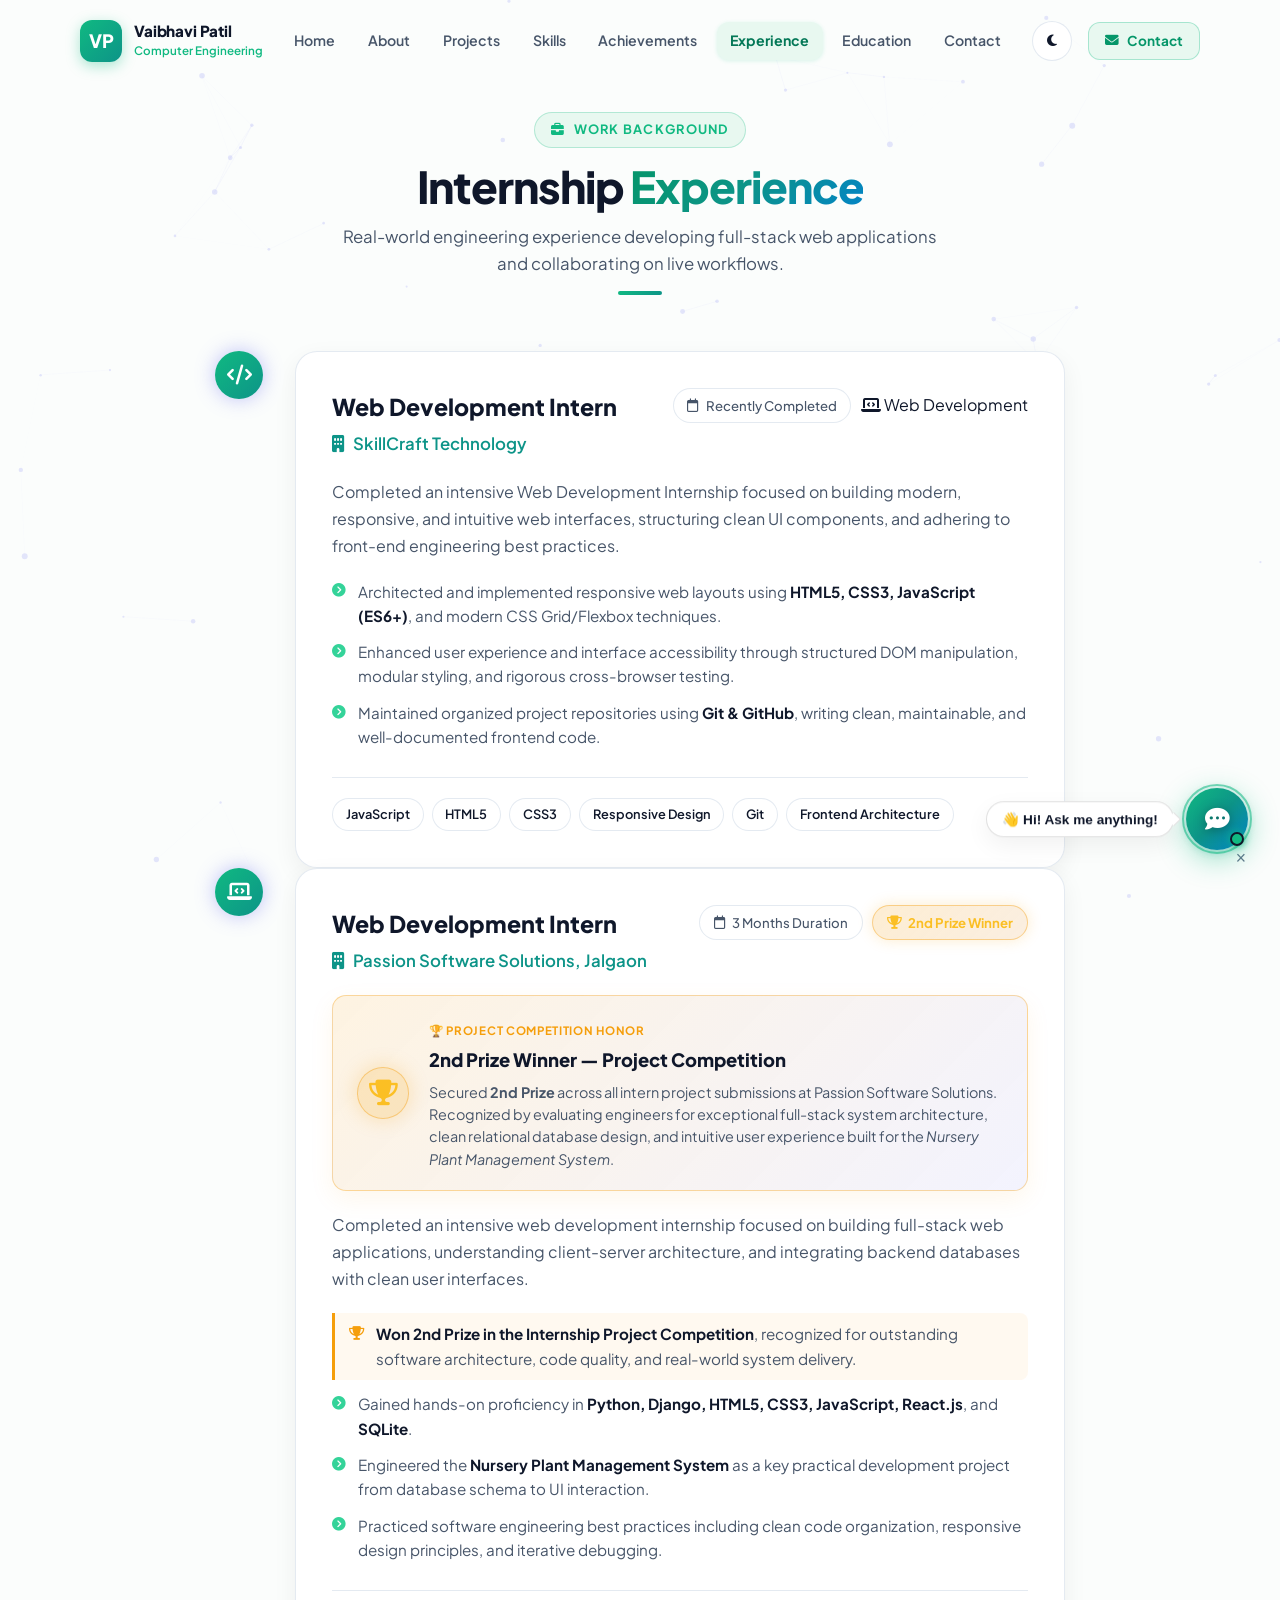
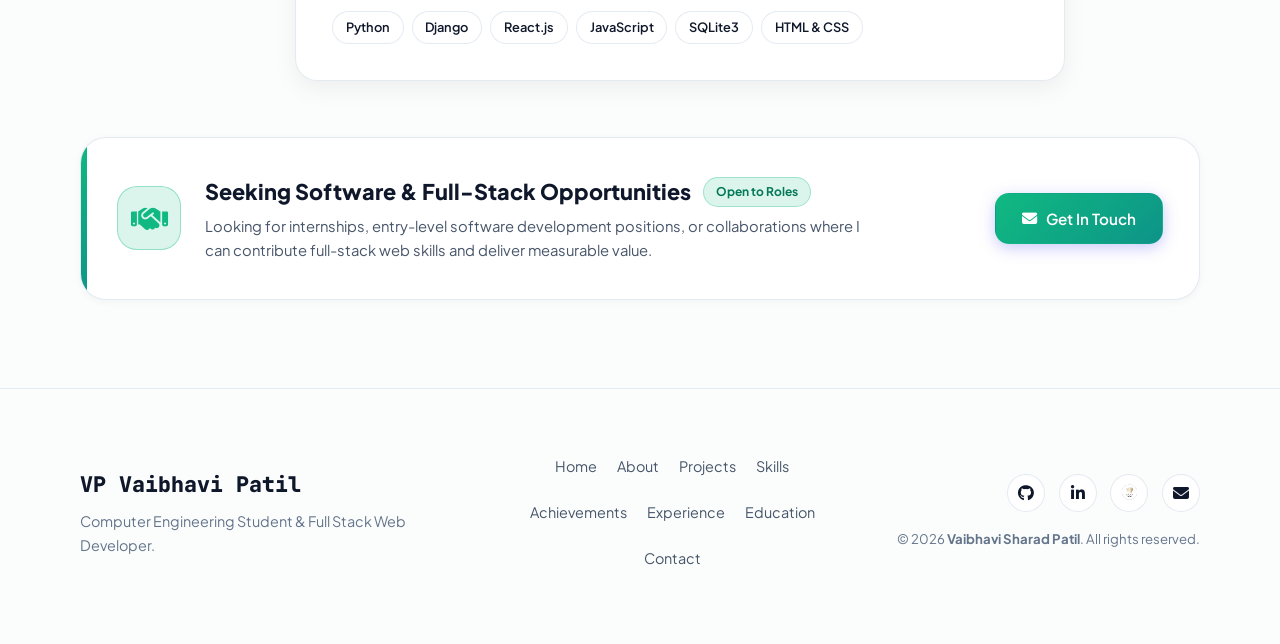
<file: experience.html>
<!DOCTYPE html>
<html lang="en" data-theme="light">

<head>
    <meta charset="UTF-8">
    <meta name="viewport" content="width=device-width, initial-scale=1.0">
    <title>Experience | Vaibhavi Patil - Portfolio</title>
    <meta name="description"
        content="Internship experience of Vaibhavi Sharad Patil: SkillCraft Technology and Passion Software Solutions (2nd Prize Winner in Project Competition).">
    <meta name="author" content="Vaibhavi Sharad Patil">

    <!-- Google Fonts -->
    <link rel="preconnect" href="https://fonts.googleapis.com">
    <link rel="preconnect" href="https://fonts.gstatic.com" crossorigin>
    <link
        href="https://fonts.googleapis.com/css2?family=Plus+Jakarta+Sans:wght@300;400;500;600;700;800&family=JetBrains+Mono:wght@400;500;600&display=swap"
        rel="stylesheet">

    <!-- Font Awesome Icons -->
    <link rel="stylesheet" href="https://cdnjs.cloudflare.com/ajax/libs/font-awesome/6.5.1/css/all.min.css">

    <!-- Custom CSS -->
    <link rel="stylesheet" href="style.css">
</head>

<body>
    <!-- Background Atmosphere -->
    <div class="bg-atmosphere">
        <canvas id="particle-canvas" class="particle-canvas"></canvas>
        <div class="ambient-grid"></div>
        <div class="ambient-glow glow-top"></div>
        <div class="ambient-glow glow-bottom"></div>
    </div>

    <!-- Navigation Bar -->
    <header class="header" id="header">
        <div class="container nav-container">
            <a href="index.html" class="logo">
                <span class="logo-monogram">VP</span>
                <div class="logo-text-group">
                    <span class="logo-name">Vaibhavi Patil</span>
                    <span class="logo-role">Computer Engineering</span>
                </div>
            </a>

            <nav class="nav-menu" id="nav-menu">
                <ul class="nav-list">
                    <li class="nav-item"><a href="index.html" class="nav-link">Home</a></li>
                    <li class="nav-item"><a href="about.html" class="nav-link">About</a></li>
                    <li class="nav-item"><a href="projects.html" class="nav-link">Projects</a></li>
                    <li class="nav-item"><a href="skills.html" class="nav-link">Skills</a></li>
                    <li class="nav-item"><a href="achievements.html" class="nav-link">Achievements</a></li>
                    <li class="nav-item"><a href="experience.html" class="nav-link active">Experience</a></li>
                    <li class="nav-item"><a href="education.html" class="nav-link">Education</a></li>
                    <li class="nav-item"><a href="contact.html" class="nav-link">Contact</a></li>
                </ul>
            </nav>

            <div class="nav-actions">
                <!-- Theme Toggle Button -->
                <button class="theme-toggle" id="theme-toggle" aria-label="Toggle Dark and Light Mode"
                    title="Toggle Theme">
                    <i class="fa-solid fa-moon moon-icon"></i>
                    <i class="fa-solid fa-sun sun-icon"></i>
                </button>

                <!-- Direct Contact Header Button (NO "Let's Talk") -->
                <a href="contact.html" class="btn-contact-nav" title="Contact Vaibhavi">
                    <i class="fa-solid fa-envelope"></i> Contact
                </a>

                <!-- Mobile Menu Hamburger -->
                <button class="hamburger" id="hamburger" aria-label="Open Navigation Menu">
                    <span class="bar"></span>
                    <span class="bar"></span>
                    <span class="bar"></span>
                </button>
            </div>
        </div>
    </header>

    <main id="main">
        <!-- Page Hero Banner -->
        <section class="page-hero">
            <div class="container">
                <div class="page-kicker"><i class="fa-solid fa-briefcase"></i> WORK BACKGROUND</div>
                <h1 class="page-title">Internship <span class="gradient-text">Experience</span></h1>
                <p class="page-subtitle">Real-world engineering experience developing full-stack web applications and collaborating on live workflows.</p>
                <div class="page-accent-bar"></div>
            </div>
        </section>

        <!-- Experience Timeline Section -->
        <section class="subpage-container">
            <div class="container">
                <div class="experience-timeline">
                    <!-- 1. SkillCraft Technology Internship -->
                    <div class="timeline-item">
                        <div class="timeline-dot">
                            <i class="fa-solid fa-code"></i>
                        </div>
                        <div class="timeline-content">
                            <div class="timeline-header">
                                <div>
                                    <h2 class="role-title">Web Development Intern</h2>
                                    <h3 class="company-name">
                                        <i class="fa-solid fa-building"></i> SkillCraft Technology
                                    </h3>
                                </div>
                                <div class="timeline-badge-group">
                                    <div class="timeline-badge">
                                        <i class="fa-regular fa-calendar"></i> Recently Completed
                                    </div>
                                    <div class="role-pill-badge">
                                        <i class="fa-solid fa-laptop-code"></i> Web Development
                                    </div>
                                </div>
                            </div>

                            <p class="experience-summary">
                                Completed an intensive Web Development Internship focused on building modern, responsive, and intuitive web interfaces, structuring clean UI components, and adhering to front-end engineering best practices.
                            </p>

                            <ul class="experience-points">
                                <li>
                                    <i class="fa-solid fa-circle-chevron-right"></i>
                                    <span>Architected and implemented responsive web layouts using <strong>HTML5, CSS3, JavaScript (ES6+)</strong>, and modern CSS Grid/Flexbox techniques.</span>
                                </li>
                                <li>
                                    <i class="fa-solid fa-circle-chevron-right"></i>
                                    <span>Enhanced user experience and interface accessibility through structured DOM manipulation, modular styling, and rigorous cross-browser testing.</span>
                                </li>
                                <li>
                                    <i class="fa-solid fa-circle-chevron-right"></i>
                                    <span>Maintained organized project repositories using <strong>Git &amp; GitHub</strong>, writing clean, maintainable, and well-documented frontend code.</span>
                                </li>
                            </ul>

                            <div class="tech-stack-used">
                                <span class="tech-pill">JavaScript</span>
                                <span class="tech-pill">HTML5</span>
                                <span class="tech-pill">CSS3</span>
                                <span class="tech-pill">Responsive Design</span>
                                <span class="tech-pill">Git</span>
                                <span class="tech-pill">Frontend Architecture</span>
                            </div>
                        </div>
                    </div>

                    <!-- 2. Passion Software Solutions Internship -->
                    <div class="timeline-item">
                        <div class="timeline-dot">
                            <i class="fa-solid fa-laptop-code"></i>
                        </div>
                        <div class="timeline-content">
                            <div class="timeline-header">
                                <div>
                                    <h2 class="role-title">Web Development Intern</h2>
                                    <h3 class="company-name">
                                        <i class="fa-solid fa-building"></i> Passion Software Solutions, Jalgaon
                                    </h3>
                                </div>
                                <div class="timeline-badge-group">
                                    <div class="timeline-badge">
                                        <i class="fa-regular fa-calendar"></i> 3 Months Duration
                                    </div>
                                    <div class="award-pill-badge">
                                        <i class="fa-solid fa-trophy"></i> 2nd Prize Winner
                                    </div>
                                </div>
                            </div>

                            <!-- Dedicated Award Showcase Card -->
                            <div class="internship-award-card">
                                <div class="award-trophy-glow">
                                    <i class="fa-solid fa-trophy"></i>
                                </div>
                                <div class="award-text-content">
                                    <div class="award-tag-badge">🏆 Project Competition Honor</div>
                                    <h3 style="font-size: 1.15rem; font-weight: 800; color: var(--text-primary); margin-bottom: 0.35rem;">2nd Prize Winner — Project Competition</h3>
                                    <p>Secured <strong>2nd Prize</strong> across all intern project submissions at Passion Software Solutions. Recognized by evaluating engineers for exceptional full-stack system architecture, clean relational database design, and intuitive user experience built for the <em>Nursery Plant Management System</em>.</p>
                                </div>
                            </div>

                            <p class="experience-summary">
                                Completed an intensive web development internship focused on building full-stack web
                                applications, understanding client-server architecture, and integrating backend
                                databases with clean user interfaces.
                            </p>

                            <ul class="experience-points">
                                <li class="highlight-point">
                                    <i class="fa-solid fa-trophy text-gold"></i>
                                    <span><strong>Won 2nd Prize in the Internship Project Competition</strong>, recognized for outstanding software architecture, code quality, and real-world system delivery.</span>
                                </li>
                                <li>
                                    <i class="fa-solid fa-circle-chevron-right"></i>
                                    <span>Gained hands-on proficiency in <strong>Python, Django, HTML5, CSS3,
                                            JavaScript, React.js</strong>, and <strong>SQLite</strong>.</span>
                                </li>
                                <li>
                                    <i class="fa-solid fa-circle-chevron-right"></i>
                                    <span>Engineered the <strong>Nursery Plant Management System</strong> as a key
                                        practical development project from database schema to UI interaction.</span>
                                </li>
                                <li>
                                    <i class="fa-solid fa-circle-chevron-right"></i>
                                    <span>Practiced software engineering best practices including clean code
                                        organization, responsive design principles, and iterative debugging.</span>
                                </li>
                            </ul>

                            <div class="tech-stack-used">
                                <span class="tech-pill">Python</span>
                                <span class="tech-pill">Django</span>
                                <span class="tech-pill">React.js</span>
                                <span class="tech-pill">JavaScript</span>
                                <span class="tech-pill">SQLite3</span>
                                <span class="tech-pill">HTML &amp; CSS</span>
                            </div>
                        </div>
                    </div>
                </div>

                <!-- Callout Banner -->
                <div class="home-showcase-card" style="margin-top: 3.5rem;">
                    <div class="showcase-content-flex">
                        <div class="showcase-info-group">
                            <div class="showcase-icon-badge" style="background: rgba(16, 185, 129, 0.15); border-color: rgba(16, 185, 129, 0.35); color: #10b981;">
                                <i class="fa-solid fa-handshake"></i>
                            </div>
                            <div>
                                <div class="showcase-title-row">
                                    <h3>Seeking Software &amp; Full-Stack Opportunities</h3>
                                    <span class="showcase-tag" style="background: rgba(16, 185, 129, 0.15); color: #047857; border-color: rgba(16, 185, 129, 0.3);">Open to Roles</span>
                                </div>
                                <p>
                                    Looking for internships, entry-level software development positions, or collaborations where I can contribute full-stack web skills and deliver measurable value.
                                </p>
                            </div>
                        </div>
                        <a href="contact.html" class="btn btn-primary" style="white-space: nowrap;">
                            <i class="fa-solid fa-envelope"></i>
                            <span>Get In Touch</span>
                        </a>
                    </div>
                </div>
            </div>
        </section>
    </main>

    <!-- Footer -->
    <footer class="footer">
        <div class="container footer-container">
            <div class="footer-left">
                <a href="index.html" class="footer-logo">
                    <span class="logo-monogram-sm">VP</span>
                    <span>Vaibhavi Patil</span>
                </a>
                <p class="footer-tagline">Computer Engineering Student &amp; Full Stack Web Developer.</p>
            </div>

            <div class="footer-center">
                <ul class="footer-links">
                    <li><a href="index.html">Home</a></li>
                    <li><a href="about.html">About</a></li>
                    <li><a href="projects.html">Projects</a></li>
                    <li><a href="skills.html">Skills</a></li>
                    <li><a href="achievements.html">Achievements</a></li>
                    <li><a href="experience.html">Experience</a></li>
                    <li><a href="education.html">Education</a></li>
                    <li><a href="contact.html">Contact</a></li>
                </ul>
            </div>

            <div class="footer-right">
                <div class="footer-socials">
                    <a href="https://github.com/vaibhavi-dev01" target="_blank" rel="noopener noreferrer"
                        aria-label="GitHub Profile" title="GitHub Profile">
                        <i class="fa-brands fa-github"></i>
                    </a>
                    <a href="https://www.linkedin.com/in/vaibhavi-patil-27b2b7423/" target="_blank"
                        rel="noopener noreferrer" aria-label="LinkedIn Profile" title="LinkedIn Profile">
                        <i class="fa-brands fa-linkedin-in"></i>
                    </a>
                    <a href="https://www.codechef.com/users/vaibhavi_dev01" target="_blank"
                        rel="noopener noreferrer" aria-label="CodeChef Profile" title="CodeChef Profile (@vaibhavi_dev01)">
                        <img src="assets/codechef-icon.svg" alt="CodeChef" style="width: 18px; height: 18px; border-radius: 50%;">
                    </a>
                    <a href="mailto:vp388953@gmail.com" aria-label="Email Address" title="Email Vaibhavi">
                        <i class="fa-solid fa-envelope"></i>
                    </a>
                </div>
                <p class="copyright">
                    &copy; <span id="current-year">2026</span> <strong>Vaibhavi Sharad Patil</strong>. All rights
                    reserved.
                </p>
            </div>
        </div>
    </footer>

    <!-- Toast Notification -->
    <div class="toast" id="toast">
        <div class="toast-icon" id="toast-icon"></div>
        <div class="toast-message" id="toast-message"></div>
    </div>

    <!-- Chatbot Widget -->
    <div class="chatbot-wrapper" id="chatbot-wrapper">
        <button class="chatbot-trigger-btn" id="chatbot-trigger-btn" aria-label="Open AI Portfolio Chatbot" title="Chat with Vaibhavi's AI Bot">
            <div class="bot-badge-pulse"></div>
            <div class="bot-avatar-icon">
                <i class="fa-solid fa-comment-dots icon-chat"></i>
                <i class="fa-solid fa-xmark icon-close"></i>
            </div>
            <span class="bot-online-indicator" title="Online"></span>
            <div class="bot-bubble-hint" id="bot-bubble-hint">
                <span>👋 Hi! Ask me anything!</span>
                <button class="hint-close-btn" id="hint-close-btn" aria-label="Close hint">&times;</button>
            </div>
        </button>

        <div class="chatbot-panel" id="chatbot-panel" aria-hidden="true">
            <div class="chatbot-header">
                <div class="chatbot-profile">
                    <div class="chatbot-header-avatar">
                        <i class="fa-solid fa-comment-dots"></i>
                        <span class="header-online-dot"></span>
                    </div>
                    <div class="chatbot-header-info">
                        <h4 class="chatbot-header-name">Vaibhavi's AI Assistant</h4>
                        <span class="chatbot-header-status">
                            <i class="fa-solid fa-circle"></i> Online &bull; Instant Knowledge
                        </span>
                    </div>
                </div>
                <div class="chatbot-header-actions">
                    <button class="chatbot-header-btn" id="chatbot-sound-toggle" aria-label="Toggle Sound" title="Toggle Sound Effects">
                        <i class="fa-solid fa-volume-high"></i>
                    </button>
                    <button class="chatbot-header-btn" id="chatbot-clear-btn" aria-label="Clear Chat History" title="Clear Conversation">
                        <i class="fa-solid fa-rotate-right"></i>
                    </button>
                    <button class="chatbot-header-btn chatbot-close-btn" id="chatbot-close-btn" aria-label="Close Chat Window" title="Close Chat">
                        <i class="fa-solid fa-xmark"></i>
                    </button>
                </div>
            </div>

            <div class="chatbot-body" id="chatbot-messages">
                <!-- Messages populated dynamically -->
            </div>

            <div class="chatbot-suggestions" id="chatbot-suggestions">
                <div class="suggestions-label"><i class="fa-solid fa-bolt"></i> Quick Questions:</div>
                <div class="suggestions-chips-track">
                    <button class="chat-chip" data-query="Tell me about her 2nd Prize in Project Competition">🏆 2nd Prize Award</button>
                    <button class="chat-chip" data-query="What coursework has she studied?">🌐 Computer Networks</button>
                    <button class="chat-chip" data-query="Tell me about her web development internship">💼 Internship</button>
                    <button class="chat-chip" data-query="What projects has Vaibhavi developed?">💻 Projects</button>
                    <button class="chat-chip" data-query="What are her core technical skills?">🛠️ Tech Skills</button>
                    <button class="chat-chip" data-query="What is her educational background and score?">🎓 Education (93.3%)</button>
                    <button class="chat-chip" data-query="How can I connect with or hire Vaibhavi?">📬 Contact & Hire</button>
                </div>
            </div>

            <div class="chatbot-footer">
                <form id="chatbot-form" class="chatbot-input-form">
                    <input type="text" id="chatbot-input" class="chatbot-input" placeholder="Ask about awards, skills, projects..." autocomplete="off" maxlength="200" required>
                    <button type="submit" id="chatbot-send-btn" class="chatbot-send-btn" aria-label="Send Message" title="Send message">
                        <i class="fa-solid fa-paper-plane"></i>
                    </button>
                </form>
                <div class="chatbot-footer-sub">
                    <span>Interactive Portfolio Bot &bull; Instant Static Responses</span>
                </div>
            </div>
        </div>
    </div>

    <!-- Custom Script -->
    <script src="script.js"></script>
</body>

</html>
</file>
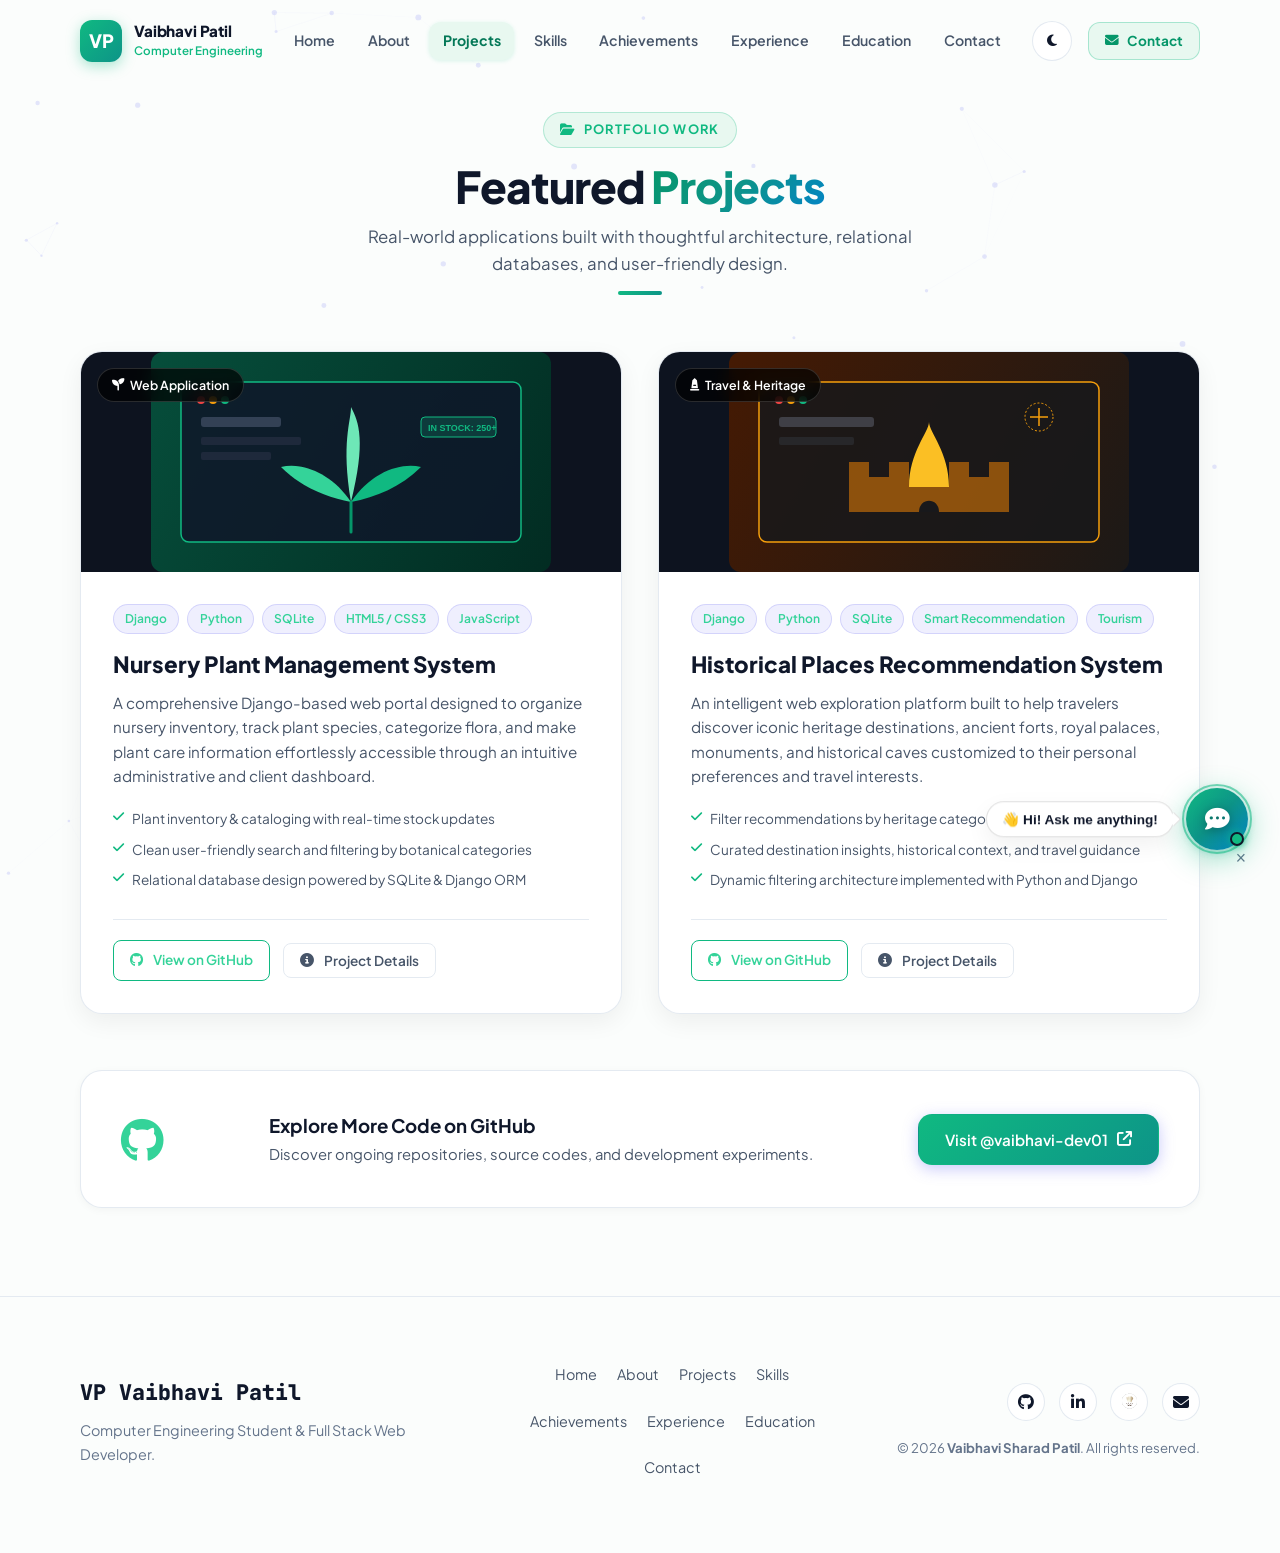
<file: projects.html>
<!DOCTYPE html>
<html lang="en" data-theme="light">

<head>
    <meta charset="UTF-8">
    <meta name="viewport" content="width=device-width, initial-scale=1.0">
    <title>Projects | Vaibhavi Patil - Portfolio</title>
    <meta name="description"
        content="Explore web development projects built by Vaibhavi Sharad Patil including Nursery Plant Management System and Historical Places Recommendation System.">
    <meta name="author" content="Vaibhavi Sharad Patil">

    <!-- Google Fonts -->
    <link rel="preconnect" href="https://fonts.googleapis.com">
    <link rel="preconnect" href="https://fonts.gstatic.com" crossorigin>
    <link
        href="https://fonts.googleapis.com/css2?family=Plus+Jakarta+Sans:wght@300;400;500;600;700;800&family=JetBrains+Mono:wght@400;500;600&display=swap"
        rel="stylesheet">

    <!-- Font Awesome Icons -->
    <link rel="stylesheet" href="https://cdnjs.cloudflare.com/ajax/libs/font-awesome/6.5.1/css/all.min.css">

    <!-- Custom CSS -->
    <link rel="stylesheet" href="style.css">
</head>

<body>
    <!-- Background Atmosphere -->
    <div class="bg-atmosphere">
        <canvas id="particle-canvas" class="particle-canvas"></canvas>
        <div class="ambient-grid"></div>
        <div class="ambient-glow glow-top"></div>
        <div class="ambient-glow glow-bottom"></div>
    </div>

    <!-- Navigation Bar -->
    <header class="header" id="header">
        <div class="container nav-container">
            <a href="index.html" class="logo">
                <span class="logo-monogram">VP</span>
                <div class="logo-text-group">
                    <span class="logo-name">Vaibhavi Patil</span>
                    <span class="logo-role">Computer Engineering</span>
                </div>
            </a>

            <nav class="nav-menu" id="nav-menu">
                <ul class="nav-list">
                    <li class="nav-item"><a href="index.html" class="nav-link">Home</a></li>
                    <li class="nav-item"><a href="about.html" class="nav-link">About</a></li>
                    <li class="nav-item"><a href="projects.html" class="nav-link active">Projects</a></li>
                    <li class="nav-item"><a href="skills.html" class="nav-link">Skills</a></li>
                    <li class="nav-item"><a href="achievements.html" class="nav-link">Achievements</a></li>
                    <li class="nav-item"><a href="experience.html" class="nav-link">Experience</a></li>
                    <li class="nav-item"><a href="education.html" class="nav-link">Education</a></li>
                    <li class="nav-item"><a href="contact.html" class="nav-link">Contact</a></li>
                </ul>
            </nav>

            <div class="nav-actions">
                <!-- Theme Toggle Button -->
                <button class="theme-toggle" id="theme-toggle" aria-label="Toggle Dark and Light Mode"
                    title="Toggle Theme">
                    <i class="fa-solid fa-moon moon-icon"></i>
                    <i class="fa-solid fa-sun sun-icon"></i>
                </button>

                <!-- Direct Contact Header Button (NO "Let's Talk") -->
                <a href="contact.html" class="btn-contact-nav" title="Contact Vaibhavi">
                    <i class="fa-solid fa-envelope"></i> Contact
                </a>

                <!-- Mobile Menu Hamburger -->
                <button class="hamburger" id="hamburger" aria-label="Open Navigation Menu">
                    <span class="bar"></span>
                    <span class="bar"></span>
                    <span class="bar"></span>
                </button>
            </div>
        </div>
    </header>

    <main id="main">
        <!-- Page Hero Banner -->
        <section class="page-hero">
            <div class="container">
                <div class="page-kicker"><i class="fa-solid fa-folder-open"></i> PORTFOLIO WORK</div>
                <h1 class="page-title">Featured <span class="gradient-text">Projects</span></h1>
                <p class="page-subtitle">Real-world applications built with thoughtful architecture, relational databases, and user-friendly design.</p>
                <div class="page-accent-bar"></div>
            </div>
        </section>

        <!-- Projects Grid Section -->
        <section class="subpage-container">
            <div class="container">
                <div class="projects-grid">
                    <!-- Project 1: Nursery Plant Management System -->
                    <div class="project-card">
                        <div class="project-banner plant-theme">
                            <div class="banner-overlay"></div>
                            <div class="banner-badge"><i class="fa-solid fa-seedling"></i> Web Application</div>
                            <div class="banner-graphic">
                                <svg class="project-svg" viewBox="0 0 400 220" fill="none"
                                    xmlns="http://www.w3.org/2000/svg">
                                    <rect width="400" height="220" rx="12" fill="url(#plant-grad)" />
                                    <rect x="30" y="30" width="340" height="160" rx="8" fill="#0f172a"
                                        fill-opacity="0.85" stroke="#10b981" stroke-width="1.5" />
                                    <circle cx="50" cy="48" r="4" fill="#ef4444" />
                                    <circle cx="62" cy="48" r="4" fill="#f59e0b" />
                                    <circle cx="74" cy="48" r="4" fill="#10b981" />
                                    <path d="M200 150 C 180 120, 150 110, 130 115 C 150 135, 175 145, 200 150 Z"
                                        fill="#34d399" />
                                    <path d="M200 150 C 220 120, 250 110, 270 115 C 250 135, 225 145, 200 150 Z"
                                        fill="#10b981" />
                                    <path d="M200 150 C 190 90, 200 70, 200 55 C 208 70, 215 90, 200 150 Z"
                                        fill="#6ee7b7" />
                                    <path d="M200 150 L 200 180" stroke="#059669" stroke-width="3"
                                        stroke-linecap="round" />
                                    <rect x="50" y="65" width="80" height="10" rx="3" fill="#334155" />
                                    <rect x="50" y="85" width="100" height="8" rx="2" fill="#1e293b" />
                                    <rect x="50" y="100" width="70" height="8" rx="2" fill="#1e293b" />
                                    <rect x="270" y="65" width="75" height="20" rx="4" fill="#10b981" fill-opacity="0.2"
                                        stroke="#10b981" />
                                    <text x="277" y="79" fill="#10b981" font-size="9" font-family="sans-serif"
                                        font-weight="600">IN STOCK: 250+</text>
                                    <defs>
                                        <linearGradient id="plant-grad" x1="0" y1="0" x2="400" y2="220"
                                            gradientUnits="userSpaceOnUse">
                                            <stop stop-color="#064e3b" />
                                            <stop offset="1" stop-color="#022c22" />
                                        </linearGradient>
                                    </defs>
                                </svg>
                            </div>
                        </div>

                        <div class="project-content">
                            <div class="project-tags">
                                <span class="tag">Django</span>
                                <span class="tag">Python</span>
                                <span class="tag">SQLite</span>
                                <span class="tag">HTML5 / CSS3</span>
                                <span class="tag">JavaScript</span>
                            </div>

                            <h2 class="project-title">Nursery Plant Management System</h2>
                            <p class="project-description">
                                A comprehensive Django-based web portal designed to organize nursery inventory, track plant species, categorize flora, and make plant care information effortlessly accessible through an intuitive administrative and client dashboard.
                            </p>

                            <div class="project-features">
                                <div class="feature-item"><i class="fa-solid fa-check"></i> Plant inventory &amp; cataloging with real-time stock updates</div>
                                <div class="feature-item"><i class="fa-solid fa-check"></i> Clean user-friendly search and filtering by botanical categories</div>
                                <div class="feature-item"><i class="fa-solid fa-check"></i> Relational database design powered by SQLite &amp; Django ORM</div>
                            </div>

                            <div class="project-links">
                                <a href="https://github.com/vaibhavi-dev01" target="_blank" rel="noopener noreferrer"
                                    class="btn btn-sm btn-outline">
                                    <i class="fa-brands fa-github"></i> View on GitHub
                                </a>
                                <button class="btn btn-sm btn-ghost project-details-btn" data-project="nursery">
                                    <i class="fa-solid fa-circle-info"></i> Project Details
                                </button>
                            </div>
                        </div>
                    </div>

                    <!-- Project 2: Historical Places Recommendation System -->
                    <div class="project-card">
                        <div class="project-banner heritage-theme">
                            <div class="banner-overlay"></div>
                            <div class="banner-badge"><i class="fa-solid fa-monument"></i> Travel &amp; Heritage</div>
                            <div class="banner-graphic">
                                <svg class="project-svg" viewBox="0 0 400 220" fill="none"
                                    xmlns="http://www.w3.org/2000/svg">
                                    <rect width="400" height="220" rx="12" fill="url(#heritage-grad)" />
                                    <rect x="30" y="30" width="340" height="160" rx="8" fill="#18181b"
                                        fill-opacity="0.85" stroke="#f59e0b" stroke-width="1.5" />
                                    <circle cx="50" cy="48" r="4" fill="#ef4444" />
                                    <circle cx="62" cy="48" r="4" fill="#f59e0b" />
                                    <circle cx="74" cy="48" r="4" fill="#10b981" />
                                    <path
                                        d="M120 160 L120 110 L140 110 L140 125 L160 125 L160 110 L180 110 L180 135 L220 135 L220 110 L240 110 L240 125 L260 125 L260 110 L280 110 L280 160 Z"
                                        fill="#d97706" fill-opacity="0.6" />
                                    <path d="M180 135 C 180 100, 200 80, 200 70 C 200 80, 220 100, 220 135 Z"
                                        fill="#fbbf24" />
                                    <path d="M190 160 C 190 145, 210 145, 210 160 Z" fill="#18181b" />
                                    <circle cx="310" cy="65" r="14" stroke="#f59e0b" stroke-width="1"
                                        stroke-dasharray="2 2" />
                                    <path d="M310 56 L310 74 M301 65 L319 65" stroke="#f59e0b" stroke-width="1.5" />
                                    <rect x="50" y="65" width="95" height="10" rx="3" fill="#3f3f46" />
                                    <rect x="50" y="85" width="75" height="8" rx="2" fill="#27272a" />
                                    <defs>
                                        <linearGradient id="heritage-grad" x1="0" y1="0" x2="400" y2="220"
                                            gradientUnits="userSpaceOnUse">
                                            <stop stop-color="#451a03" />
                                            <stop offset="1" stop-color="#1c1917" />
                                        </linearGradient>
                                    </defs>
                                </svg>
                            </div>
                        </div>

                        <div class="project-content">
                            <div class="project-tags">
                                <span class="tag">Django</span>
                                <span class="tag">Python</span>
                                <span class="tag">SQLite</span>
                                <span class="tag">Smart Recommendation</span>
                                <span class="tag">Tourism</span>
                            </div>

                            <h2 class="project-title">Historical Places Recommendation System</h2>
                            <p class="project-description">
                                An intelligent web exploration platform built to help travelers discover iconic heritage destinations, ancient forts, royal palaces, monuments, and historical caves customized to their personal preferences and travel interests.
                            </p>

                            <div class="project-features">
                                <div class="feature-item"><i class="fa-solid fa-check"></i> Filter recommendations by heritage category (Forts, Caves, Palaces)</div>
                                <div class="feature-item"><i class="fa-solid fa-check"></i> Curated destination insights, historical context, and travel guidance</div>
                                <div class="feature-item"><i class="fa-solid fa-check"></i> Dynamic filtering architecture implemented with Python and Django</div>
                            </div>

                            <div class="project-links">
                                <a href="https://github.com/vaibhavi-dev01" target="_blank" rel="noopener noreferrer"
                                    class="btn btn-sm btn-outline">
                                    <i class="fa-brands fa-github"></i> View on GitHub
                                </a>
                                <button class="btn btn-sm btn-ghost project-details-btn" data-project="historical">
                                    <i class="fa-solid fa-circle-info"></i> Project Details
                                </button>
                            </div>
                        </div>
                    </div>
                </div>

                <!-- GitHub Banner Callout -->
                <div class="github-callout" style="margin-top: 3.5rem;">
                    <div class="callout-icon">
                        <i class="fa-brands fa-github"></i>
                    </div>
                    <div class="callout-text">
                        <h3>Explore More Code on GitHub</h3>
                        <p>Discover ongoing repositories, source codes, and development experiments.</p>
                    </div>
                    <a href="https://github.com/vaibhavi-dev01" target="_blank" rel="noopener noreferrer"
                        class="btn btn-primary">
                        <span>Visit @vaibhavi-dev01</span>
                        <i class="fa-solid fa-arrow-up-right-from-square"></i>
                    </a>
                </div>
            </div>
        </section>
    </main>

    <!-- Footer -->
    <footer class="footer">
        <div class="container footer-container">
            <div class="footer-left">
                <a href="index.html" class="footer-logo">
                    <span class="logo-monogram-sm">VP</span>
                    <span>Vaibhavi Patil</span>
                </a>
                <p class="footer-tagline">Computer Engineering Student &amp; Full Stack Web Developer.</p>
            </div>

            <div class="footer-center">
                <ul class="footer-links">
                    <li><a href="index.html">Home</a></li>
                    <li><a href="about.html">About</a></li>
                    <li><a href="projects.html">Projects</a></li>
                    <li><a href="skills.html">Skills</a></li>
                    <li><a href="achievements.html">Achievements</a></li>
                    <li><a href="experience.html">Experience</a></li>
                    <li><a href="education.html">Education</a></li>
                    <li><a href="contact.html">Contact</a></li>
                </ul>
            </div>

            <div class="footer-right">
                <div class="footer-socials">
                    <a href="https://github.com/vaibhavi-dev01" target="_blank" rel="noopener noreferrer"
                        aria-label="GitHub Profile" title="GitHub Profile">
                        <i class="fa-brands fa-github"></i>
                    </a>
                    <a href="https://www.linkedin.com/in/vaibhavi-patil-27b2b7423/" target="_blank"
                        rel="noopener noreferrer" aria-label="LinkedIn Profile" title="LinkedIn Profile">
                        <i class="fa-brands fa-linkedin-in"></i>
                    </a>
                    <a href="https://www.codechef.com/users/vaibhavi_dev01" target="_blank"
                        rel="noopener noreferrer" aria-label="CodeChef Profile" title="CodeChef Profile (@vaibhavi_dev01)">
                        <img src="assets/codechef-icon.svg" alt="CodeChef" style="width: 18px; height: 18px; border-radius: 50%;">
                    </a>
                    <a href="mailto:vp388953@gmail.com" aria-label="Email Address" title="Email Vaibhavi">
                        <i class="fa-solid fa-envelope"></i>
                    </a>
                </div>
                <p class="copyright">
                    &copy; <span id="current-year">2026</span> <strong>Vaibhavi Sharad Patil</strong>. All rights
                    reserved.
                </p>
            </div>
        </div>
    </footer>

    <!-- Project Details Modal -->
    <div class="modal" id="project-modal" aria-hidden="true">
        <div class="modal-backdrop" id="modal-backdrop"></div>
        <div class="modal-dialog">
            <div class="modal-content">
                <button class="modal-close" id="modal-close" aria-label="Close Modal">&times;</button>
                <div id="modal-body-content">
                    <!-- Populated dynamically by script.js -->
                </div>
            </div>
        </div>
    </div>

    <!-- Toast Notification -->
    <div class="toast" id="toast">
        <div class="toast-icon" id="toast-icon"></div>
        <div class="toast-message" id="toast-message"></div>
    </div>

    <!-- Chatbot Widget -->
    <div class="chatbot-wrapper" id="chatbot-wrapper">
        <button class="chatbot-trigger-btn" id="chatbot-trigger-btn" aria-label="Open AI Portfolio Chatbot" title="Chat with Vaibhavi's AI Bot">
            <div class="bot-badge-pulse"></div>
            <div class="bot-avatar-icon">
                <i class="fa-solid fa-comment-dots icon-chat"></i>
                <i class="fa-solid fa-xmark icon-close"></i>
            </div>
            <span class="bot-online-indicator" title="Online"></span>
            <div class="bot-bubble-hint" id="bot-bubble-hint">
                <span>👋 Hi! Ask me anything!</span>
                <button class="hint-close-btn" id="hint-close-btn" aria-label="Close hint">&times;</button>
            </div>
        </button>

        <div class="chatbot-panel" id="chatbot-panel" aria-hidden="true">
            <div class="chatbot-header">
                <div class="chatbot-profile">
                    <div class="chatbot-header-avatar">
                        <i class="fa-solid fa-comment-dots"></i>
                        <span class="header-online-dot"></span>
                    </div>
                    <div class="chatbot-header-info">
                        <h4 class="chatbot-header-name">Vaibhavi's AI Assistant</h4>
                        <span class="chatbot-header-status">
                            <i class="fa-solid fa-circle"></i> Online &bull; Instant Knowledge
                        </span>
                    </div>
                </div>
                <div class="chatbot-header-actions">
                    <button class="chatbot-header-btn" id="chatbot-sound-toggle" aria-label="Toggle Sound" title="Toggle Sound Effects">
                        <i class="fa-solid fa-volume-high"></i>
                    </button>
                    <button class="chatbot-header-btn" id="chatbot-clear-btn" aria-label="Clear Chat History" title="Clear Conversation">
                        <i class="fa-solid fa-rotate-right"></i>
                    </button>
                    <button class="chatbot-header-btn chatbot-close-btn" id="chatbot-close-btn" aria-label="Close Chat Window" title="Close Chat">
                        <i class="fa-solid fa-xmark"></i>
                    </button>
                </div>
            </div>

            <div class="chatbot-body" id="chatbot-messages">
                <!-- Messages populated dynamically -->
            </div>

            <div class="chatbot-suggestions" id="chatbot-suggestions">
                <div class="suggestions-label"><i class="fa-solid fa-bolt"></i> Quick Questions:</div>
                <div class="suggestions-chips-track">
                    <button class="chat-chip" data-query="Tell me about her 2nd Prize in Project Competition">🏆 2nd Prize Award</button>
                    <button class="chat-chip" data-query="What coursework has she studied?">🌐 Computer Networks</button>
                    <button class="chat-chip" data-query="Tell me about her web development internship">💼 Internship</button>
                    <button class="chat-chip" data-query="What projects has Vaibhavi developed?">💻 Projects</button>
                    <button class="chat-chip" data-query="What are her core technical skills?">🛠️ Tech Skills</button>
                    <button class="chat-chip" data-query="What is her educational background and score?">🎓 Education (93.3%)</button>
                    <button class="chat-chip" data-query="How can I connect with or hire Vaibhavi?">📬 Contact & Hire</button>
                </div>
            </div>

            <div class="chatbot-footer">
                <form id="chatbot-form" class="chatbot-input-form">
                    <input type="text" id="chatbot-input" class="chatbot-input" placeholder="Ask about awards, skills, projects..." autocomplete="off" maxlength="200" required>
                    <button type="submit" id="chatbot-send-btn" class="chatbot-send-btn" aria-label="Send Message" title="Send message">
                        <i class="fa-solid fa-paper-plane"></i>
                    </button>
                </form>
                <div class="chatbot-footer-sub">
                    <span>Interactive Portfolio Bot &bull; Instant Static Responses</span>
                </div>
            </div>
        </div>
    </div>

    <!-- Custom Script -->
    <script src="script.js"></script>
</body>

</html>
</file>
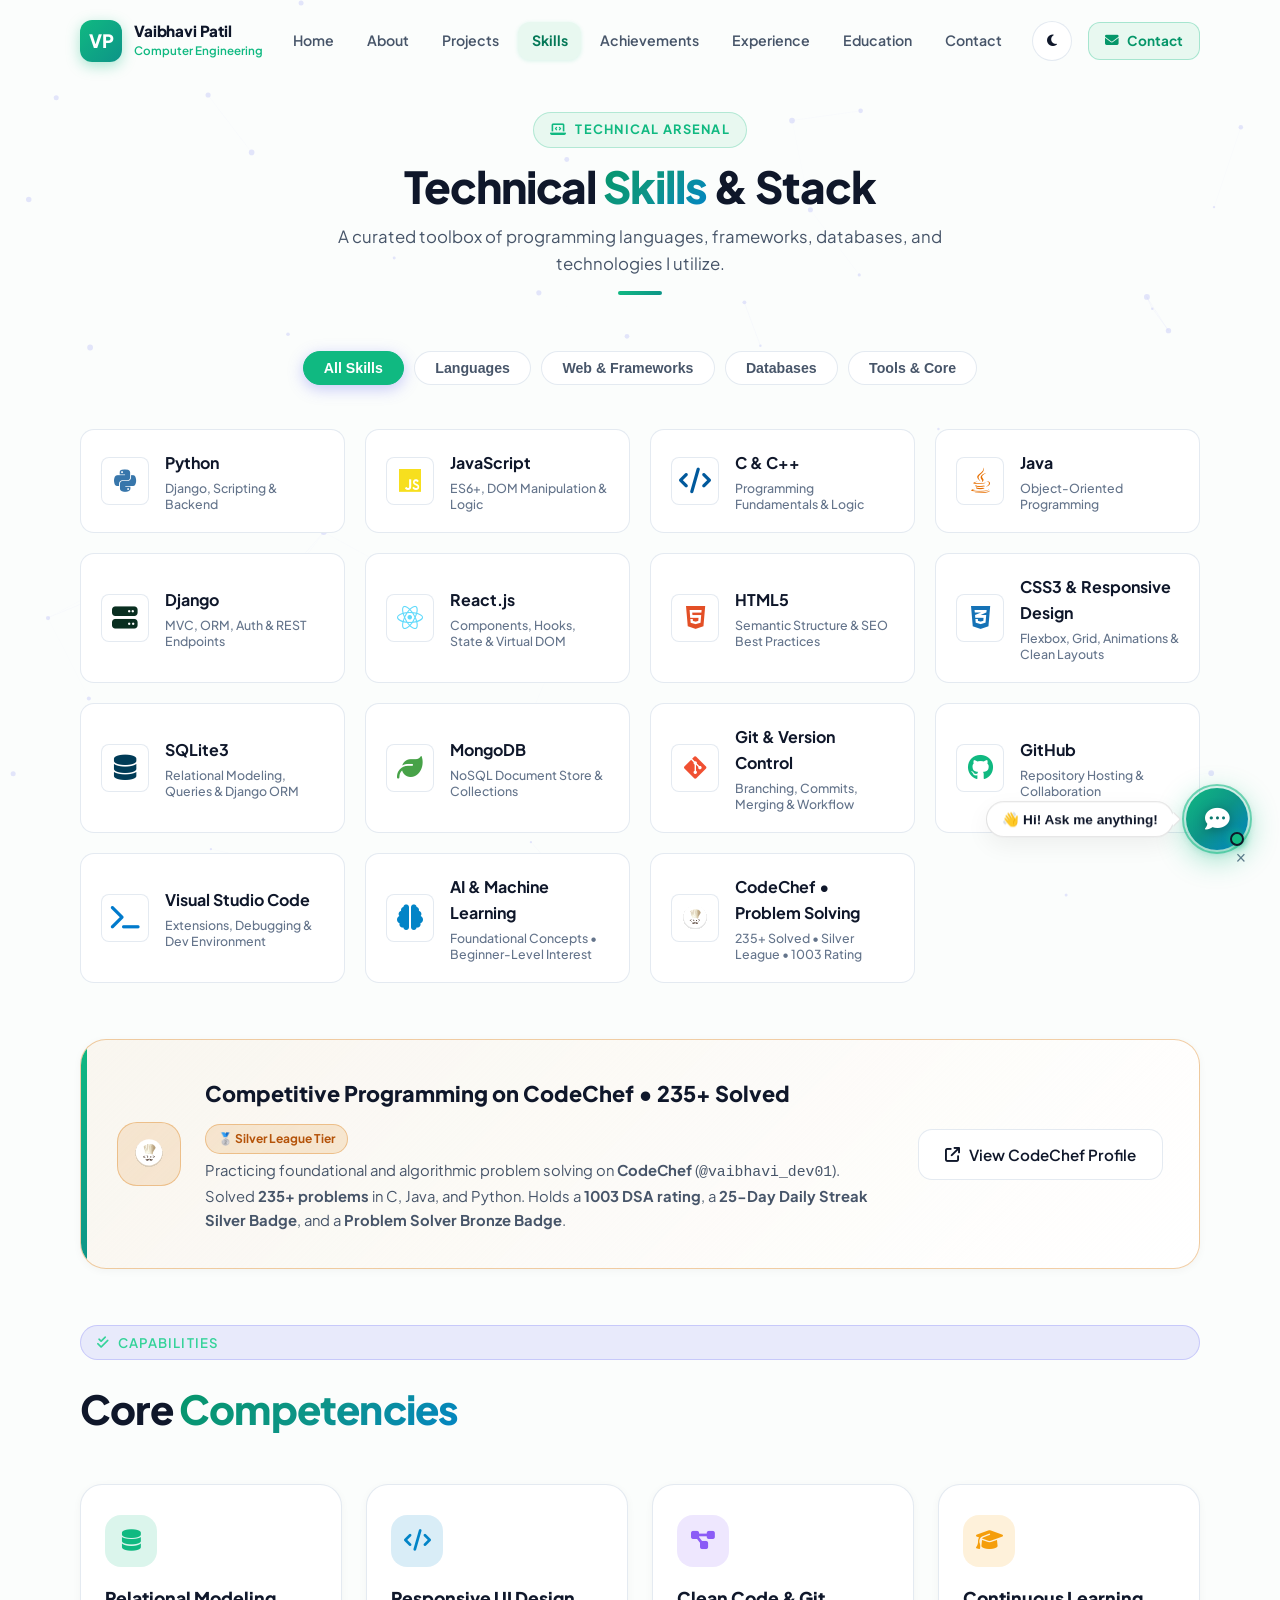
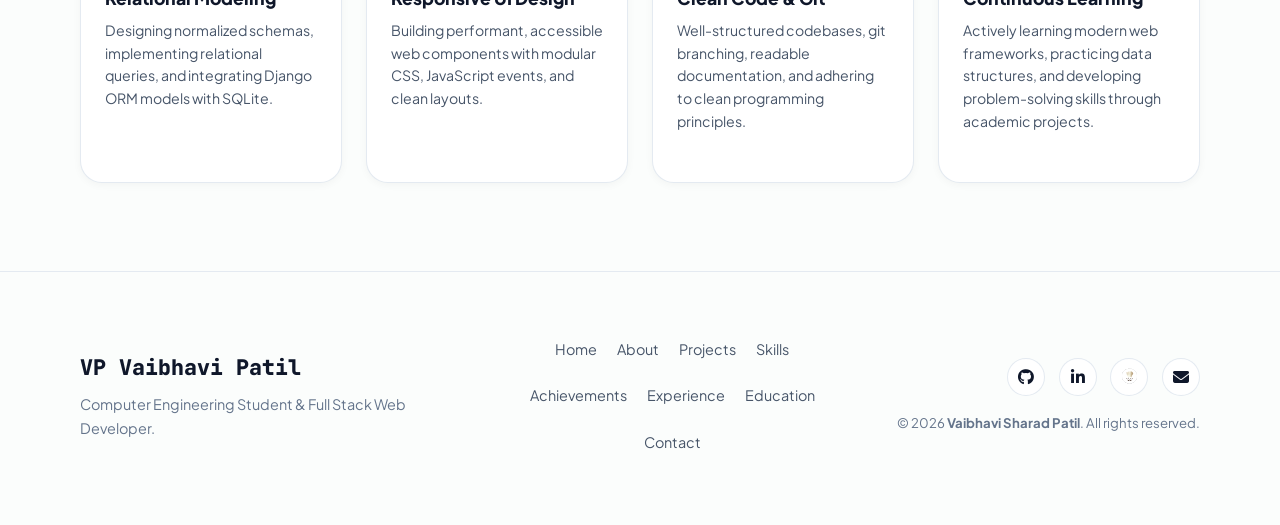
<file: skills.html>
<!DOCTYPE html>
<html lang="en" data-theme="light">

<head>
    <meta charset="UTF-8">
    <meta name="viewport" content="width=device-width, initial-scale=1.0">
    <title>Technical Skills | Vaibhavi Patil - Portfolio</title>
    <meta name="description"
        content="Technical skills and tools of Vaibhavi Sharad Patil: Python, Django, React.js, JavaScript, SQLite, MongoDB, C, C++, Java, and AI tools.">
    <meta name="author" content="Vaibhavi Sharad Patil">

    <!-- Google Fonts -->
    <link rel="preconnect" href="https://fonts.googleapis.com">
    <link rel="preconnect" href="https://fonts.gstatic.com" crossorigin>
    <link
        href="https://fonts.googleapis.com/css2?family=Plus+Jakarta+Sans:wght@300;400;500;600;700;800&family=JetBrains+Mono:wght@400;500;600&display=swap"
        rel="stylesheet">

    <!-- Font Awesome Icons -->
    <link rel="stylesheet" href="https://cdnjs.cloudflare.com/ajax/libs/font-awesome/6.5.1/css/all.min.css">

    <!-- Custom CSS -->
    <link rel="stylesheet" href="style.css">
</head>

<body>
    <!-- Background Atmosphere -->
    <div class="bg-atmosphere">
        <canvas id="particle-canvas" class="particle-canvas"></canvas>
        <div class="ambient-grid"></div>
        <div class="ambient-glow glow-top"></div>
        <div class="ambient-glow glow-bottom"></div>
    </div>

    <!-- Navigation Bar -->
    <header class="header" id="header">
        <div class="container nav-container">
            <a href="index.html" class="logo">
                <span class="logo-monogram">VP</span>
                <div class="logo-text-group">
                    <span class="logo-name">Vaibhavi Patil</span>
                    <span class="logo-role">Computer Engineering</span>
                </div>
            </a>

            <nav class="nav-menu" id="nav-menu">
                <ul class="nav-list">
                    <li class="nav-item"><a href="index.html" class="nav-link">Home</a></li>
                    <li class="nav-item"><a href="about.html" class="nav-link">About</a></li>
                    <li class="nav-item"><a href="projects.html" class="nav-link">Projects</a></li>
                    <li class="nav-item"><a href="skills.html" class="nav-link active">Skills</a></li>
                    <li class="nav-item"><a href="achievements.html" class="nav-link">Achievements</a></li>
                    <li class="nav-item"><a href="experience.html" class="nav-link">Experience</a></li>
                    <li class="nav-item"><a href="education.html" class="nav-link">Education</a></li>
                    <li class="nav-item"><a href="contact.html" class="nav-link">Contact</a></li>
                </ul>
            </nav>

            <div class="nav-actions">
                <!-- Theme Toggle Button -->
                <button class="theme-toggle" id="theme-toggle" aria-label="Toggle Dark and Light Mode"
                    title="Toggle Theme">
                    <i class="fa-solid fa-moon moon-icon"></i>
                    <i class="fa-solid fa-sun sun-icon"></i>
                </button>

                <!-- Direct Contact Header Button (NO "Let's Talk") -->
                <a href="contact.html" class="btn-contact-nav" title="Contact Vaibhavi">
                    <i class="fa-solid fa-envelope"></i> Contact
                </a>

                <!-- Mobile Menu Hamburger -->
                <button class="hamburger" id="hamburger" aria-label="Open Navigation Menu">
                    <span class="bar"></span>
                    <span class="bar"></span>
                    <span class="bar"></span>
                </button>
            </div>
        </div>
    </header>

    <main id="main">
        <!-- Page Hero Banner -->
        <section class="page-hero">
            <div class="container">
                <div class="page-kicker"><i class="fa-solid fa-laptop-code"></i> TECHNICAL ARSENAL</div>
                <h1 class="page-title">Technical <span class="gradient-text">Skills</span> &amp; Stack</h1>
                <p class="page-subtitle">A curated toolbox of programming languages, frameworks, databases, and technologies I utilize.</p>
                <div class="page-accent-bar"></div>
            </div>
        </section>

        <!-- Technical Skills Grid -->
        <section class="subpage-container">
            <div class="container">
                <!-- Skills Category Tabs -->
                <div class="skills-filter">
                    <button class="filter-btn active" data-filter="all">All Skills</button>
                    <button class="filter-btn" data-filter="languages">Languages</button>
                    <button class="filter-btn" data-filter="web">Web &amp; Frameworks</button>
                    <button class="filter-btn" data-filter="database">Databases</button>
                    <button class="filter-btn" data-filter="tools">Tools &amp; Core</button>
                </div>

                <div class="skills-grid">
                    <!-- Languages -->
                    <div class="skill-card" data-category="languages">
                        <div class="skill-icon-wrap" style="--accent-color: #3776ab;">
                            <i class="fa-brands fa-python"></i>
                        </div>
                        <div class="skill-info">
                            <h4>Python</h4>
                            <span class="skill-level">Django, Scripting &amp; Backend</span>
                        </div>
                    </div>

                    <div class="skill-card" data-category="languages">
                        <div class="skill-icon-wrap" style="--accent-color: #f7df1e;">
                            <i class="fa-brands fa-js"></i>
                        </div>
                        <div class="skill-info">
                            <h4>JavaScript</h4>
                            <span class="skill-level">ES6+, DOM Manipulation &amp; Logic</span>
                        </div>
                    </div>

                    <div class="skill-card" data-category="languages">
                        <div class="skill-icon-wrap" style="--accent-color: #00599c;">
                            <i class="fa-solid fa-code"></i>
                        </div>
                        <div class="skill-info">
                            <h4>C &amp; C++</h4>
                            <span class="skill-level">Programming Fundamentals &amp; Logic</span>
                        </div>
                    </div>

                    <div class="skill-card" data-category="languages">
                        <div class="skill-icon-wrap" style="--accent-color: #e76f00;">
                            <i class="fa-brands fa-java"></i>
                        </div>
                        <div class="skill-info">
                            <h4>Java</h4>
                            <span class="skill-level">Object-Oriented Programming</span>
                        </div>
                    </div>

                    <!-- Web & Frameworks -->
                    <div class="skill-card" data-category="web">
                        <div class="skill-icon-wrap" style="--accent-color: #092e20;">
                            <i class="fa-solid fa-server"></i>
                        </div>
                        <div class="skill-info">
                            <h4>Django</h4>
                            <span class="skill-level">MVC, ORM, Auth &amp; REST Endpoints</span>
                        </div>
                    </div>

                    <div class="skill-card" data-category="web">
                        <div class="skill-icon-wrap" style="--accent-color: #61dafb;">
                            <i class="fa-brands fa-react"></i>
                        </div>
                        <div class="skill-info">
                            <h4>React.js</h4>
                            <span class="skill-level">Components, Hooks, State &amp; Virtual DOM</span>
                        </div>
                    </div>

                    <div class="skill-card" data-category="web">
                        <div class="skill-icon-wrap" style="--accent-color: #e34f26;">
                            <i class="fa-brands fa-html5"></i>
                        </div>
                        <div class="skill-info">
                            <h4>HTML5</h4>
                            <span class="skill-level">Semantic Structure &amp; SEO Best Practices</span>
                        </div>
                    </div>

                    <div class="skill-card" data-category="web">
                        <div class="skill-icon-wrap" style="--accent-color: #1572b6;">
                            <i class="fa-brands fa-css3-alt"></i>
                        </div>
                        <div class="skill-info">
                            <h4>CSS3 &amp; Responsive Design</h4>
                            <span class="skill-level">Flexbox, Grid, Animations &amp; Clean Layouts</span>
                        </div>
                    </div>

                    <!-- Database -->
                    <div class="skill-card" data-category="database">
                        <div class="skill-icon-wrap" style="--accent-color: #003b57;">
                            <i class="fa-solid fa-database"></i>
                        </div>
                        <div class="skill-info">
                            <h4>SQLite3</h4>
                            <span class="skill-level">Relational Modeling, Queries &amp; Django ORM</span>
                        </div>
                    </div>

                    <div class="skill-card" data-category="database">
                        <div class="skill-icon-wrap" style="--accent-color: #47a248;">
                            <i class="fa-solid fa-leaf"></i>
                        </div>
                        <div class="skill-info">
                            <h4>MongoDB</h4>
                            <span class="skill-level">NoSQL Document Store &amp; Collections</span>
                        </div>
                    </div>

                    <!-- Tools & Platforms -->
                    <div class="skill-card" data-category="tools">
                        <div class="skill-icon-wrap" style="--accent-color: #f05032;">
                            <i class="fa-brands fa-git-alt"></i>
                        </div>
                        <div class="skill-info">
                            <h4>Git &amp; Version Control</h4>
                            <span class="skill-level">Branching, Commits, Merging &amp; Workflow</span>
                        </div>
                    </div>

                    <div class="skill-card" data-category="tools">
                        <div class="skill-icon-wrap" style="--accent-color: #10b981;">
                            <i class="fa-brands fa-github"></i>
                        </div>
                        <div class="skill-info">
                            <h4>GitHub</h4>
                            <span class="skill-level">Repository Hosting &amp; Collaboration</span>
                        </div>
                    </div>

                    <div class="skill-card" data-category="tools">
                        <div class="skill-icon-wrap" style="--accent-color: #007acc;">
                            <i class="fa-solid fa-terminal"></i>
                        </div>
                        <div class="skill-info">
                            <h4>Visual Studio Code</h4>
                            <span class="skill-level">Extensions, Debugging &amp; Dev Environment</span>
                        </div>
                    </div>

                    <div class="skill-card" data-category="tools">
                        <div class="skill-icon-wrap" style="--accent-color: #0284c7;">
                            <i class="fa-solid fa-brain"></i>
                        </div>
                        <div class="skill-info">
                            <h4>AI &amp; Machine Learning</h4>
                            <span class="skill-level">Foundational Concepts &bull; Beginner-Level Interest</span>
                        </div>
                    </div>

                    <div class="skill-card" data-category="tools">
                        <div class="skill-icon-wrap" style="--accent-color: #d97706; display: flex; align-items: center; justify-content: center;">
                            <img src="assets/codechef-icon.svg" alt="CodeChef" style="width: 28px; height: 28px; border-radius: 50%; object-fit: contain;">
                        </div>
                        <div class="skill-info">
                            <h4>CodeChef &bull; Problem Solving</h4>
                            <span class="skill-level">235+ Solved &bull; Silver League &bull; 1003 Rating</span>
                        </div>
                    </div>
                </div>

                <!-- CodeChef Competitive Programming & DSA Spotlight -->
                <div class="home-showcase-card" style="margin-top: 3.5rem; margin-bottom: 2rem; border-color: rgba(217, 119, 6, 0.35); background: linear-gradient(135deg, rgba(217, 119, 6, 0.05) 0%, var(--bg-card) 100%);">
                    <div class="showcase-content-flex">
                        <div class="showcase-info-group">
                            <div class="showcase-icon-badge"
                                style="background: rgba(217, 119, 6, 0.14); border-color: rgba(217, 119, 6, 0.35); color: #d97706; display: flex; align-items: center; justify-content: center;">
                                <img src="assets/codechef-icon.svg" alt="CodeChef" style="width: 32px; height: 32px; border-radius: 50%; object-fit: contain;">
                            </div>
                            <div>
                                <div class="showcase-title-row">
                                    <h3>Competitive Programming on CodeChef &bull; 235+ Solved</h3>
                                    <span class="showcase-tag"
                                        style="background: rgba(217, 119, 6, 0.15); color: #b45309; border-color: rgba(217, 119, 6, 0.35);">🥈 Silver League Tier</span>
                                </div>
                                <p>
                                    Practicing foundational and algorithmic problem solving on <strong>CodeChef</strong> (<code>@vaibhavi_dev01</code>). Solved <strong>235+ problems</strong> in C, Java, and Python. Holds a <strong>1003 DSA rating</strong>, a <strong>25-Day Daily Streak Silver Badge</strong>, and a <strong>Problem Solver Bronze Badge</strong>.
                                </p>
                            </div>
                        </div>
                        <a href="https://www.codechef.com/users/vaibhavi_dev01" target="_blank" rel="noopener noreferrer" class="btn btn-secondary" style="white-space: nowrap;">
                            <i class="fa-solid fa-arrow-up-right-from-square"></i>
                            <span>View CodeChef Profile</span>
                        </a>
                    </div>
                </div>

                <!-- Competencies & Strengths Showcase -->
                <div style="margin-top: 3.5rem;">
                    <div class="preview-header-title-group" style="margin-bottom: 1.75rem;">
                        <span class="section-tag"><i class="fa-solid fa-check-double"></i> Capabilities</span>
                        <h2 class="section-title">Core <span class="gradient-text">Competencies</span></h2>
                    </div>

                    <div class="home-features-grid">
                        <div class="home-feature-card">
                            <div class="feature-squircle icon-emerald">
                                <i class="fa-solid fa-database"></i>
                            </div>
                            <h3 class="feature-title">Relational Modeling</h3>
                            <p class="feature-desc">
                                Designing normalized schemas, implementing relational queries, and integrating Django ORM models with SQLite.
                            </p>
                        </div>

                        <div class="home-feature-card">
                            <div class="feature-squircle icon-sky">
                                <i class="fa-solid fa-code"></i>
                            </div>
                            <h3 class="feature-title">Responsive UI Design</h3>
                            <p class="feature-desc">
                                Building performant, accessible web components with modular CSS, JavaScript events, and clean layouts.
                            </p>
                        </div>

                        <div class="home-feature-card">
                            <div class="feature-squircle icon-violet">
                                <i class="fa-solid fa-diagram-project"></i>
                            </div>
                            <h3 class="feature-title">Clean Code &amp; Git</h3>
                            <p class="feature-desc">
                                Well-structured codebases, git branching, readable documentation, and adhering to clean programming principles.
                            </p>
                        </div>

                        <div class="home-feature-card">
                            <div class="feature-squircle icon-amber">
                                <i class="fa-solid fa-graduation-cap"></i>
                            </div>
                            <h3 class="feature-title">Continuous Learning</h3>
                            <p class="feature-desc">
                                Actively learning modern web frameworks, practicing data structures, and developing problem-solving skills through academic projects.
                            </p>
                        </div>
                    </div>
                </div>
            </div>
        </section>
    </main>

    <!-- Footer -->
    <footer class="footer">
        <div class="container footer-container">
            <div class="footer-left">
                <a href="index.html" class="footer-logo">
                    <span class="logo-monogram-sm">VP</span>
                    <span>Vaibhavi Patil</span>
                </a>
                <p class="footer-tagline">Computer Engineering Student &amp; Full Stack Web Developer.</p>
            </div>

            <div class="footer-center">
                <ul class="footer-links">
                    <li><a href="index.html">Home</a></li>
                    <li><a href="about.html">About</a></li>
                    <li><a href="projects.html">Projects</a></li>
                    <li><a href="skills.html">Skills</a></li>
                    <li><a href="achievements.html">Achievements</a></li>
                    <li><a href="experience.html">Experience</a></li>
                    <li><a href="education.html">Education</a></li>
                    <li><a href="contact.html">Contact</a></li>
                </ul>
            </div>

            <div class="footer-right">
                <div class="footer-socials">
                    <a href="https://github.com/vaibhavi-dev01" target="_blank" rel="noopener noreferrer"
                        aria-label="GitHub Profile" title="GitHub Profile">
                        <i class="fa-brands fa-github"></i>
                    </a>
                    <a href="https://www.linkedin.com/in/vaibhavi-patil-27b2b7423/" target="_blank"
                        rel="noopener noreferrer" aria-label="LinkedIn Profile" title="LinkedIn Profile">
                        <i class="fa-brands fa-linkedin-in"></i>
                    </a>
                    <a href="https://www.codechef.com/users/vaibhavi_dev01" target="_blank"
                        rel="noopener noreferrer" aria-label="CodeChef Profile" title="CodeChef Profile (@vaibhavi_dev01)">
                        <img src="assets/codechef-icon.svg" alt="CodeChef" style="width: 18px; height: 18px; border-radius: 50%;">
                    </a>
                    <a href="mailto:vp388953@gmail.com" aria-label="Email Address" title="Email Vaibhavi">
                        <i class="fa-solid fa-envelope"></i>
                    </a>
                </div>
                <p class="copyright">
                    &copy; <span id="current-year">2026</span> <strong>Vaibhavi Sharad Patil</strong>. All rights
                    reserved.
                </p>
            </div>
        </div>
    </footer>

    <!-- Toast Notification -->
    <div class="toast" id="toast">
        <div class="toast-icon" id="toast-icon"></div>
        <div class="toast-message" id="toast-message"></div>
    </div>

    <!-- Chatbot Widget -->
    <div class="chatbot-wrapper" id="chatbot-wrapper">
        <button class="chatbot-trigger-btn" id="chatbot-trigger-btn" aria-label="Open AI Portfolio Chatbot" title="Chat with Vaibhavi's AI Bot">
            <div class="bot-badge-pulse"></div>
            <div class="bot-avatar-icon">
                <i class="fa-solid fa-comment-dots icon-chat"></i>
                <i class="fa-solid fa-xmark icon-close"></i>
            </div>
            <span class="bot-online-indicator" title="Online"></span>
            <div class="bot-bubble-hint" id="bot-bubble-hint">
                <span>👋 Hi! Ask me anything!</span>
                <button class="hint-close-btn" id="hint-close-btn" aria-label="Close hint">&times;</button>
            </div>
        </button>

        <div class="chatbot-panel" id="chatbot-panel" aria-hidden="true">
            <div class="chatbot-header">
                <div class="chatbot-profile">
                    <div class="chatbot-header-avatar">
                        <i class="fa-solid fa-comment-dots"></i>
                        <span class="header-online-dot"></span>
                    </div>
                    <div class="chatbot-header-info">
                        <h4 class="chatbot-header-name">Vaibhavi's AI Assistant</h4>
                        <span class="chatbot-header-status">
                            <i class="fa-solid fa-circle"></i> Online &bull; Instant Knowledge
                        </span>
                    </div>
                </div>
                <div class="chatbot-header-actions">
                    <button class="chatbot-header-btn" id="chatbot-sound-toggle" aria-label="Toggle Sound" title="Toggle Sound Effects">
                        <i class="fa-solid fa-volume-high"></i>
                    </button>
                    <button class="chatbot-header-btn" id="chatbot-clear-btn" aria-label="Clear Chat History" title="Clear Conversation">
                        <i class="fa-solid fa-rotate-right"></i>
                    </button>
                    <button class="chatbot-header-btn chatbot-close-btn" id="chatbot-close-btn" aria-label="Close Chat Window" title="Close Chat">
                        <i class="fa-solid fa-xmark"></i>
                    </button>
                </div>
            </div>

            <div class="chatbot-body" id="chatbot-messages">
                <!-- Messages populated dynamically -->
            </div>

            <div class="chatbot-suggestions" id="chatbot-suggestions">
                <div class="suggestions-label"><i class="fa-solid fa-bolt"></i> Quick Questions:</div>
                <div class="suggestions-chips-track">
                    <button class="chat-chip" data-query="Tell me about her 2nd Prize in Project Competition">🏆 2nd Prize Award</button>
                    <button class="chat-chip" data-query="What coursework has she studied?">🌐 Computer Networks</button>
                    <button class="chat-chip" data-query="Tell me about her web development internship">💼 Internship</button>
                    <button class="chat-chip" data-query="What projects has Vaibhavi developed?">💻 Projects</button>
                    <button class="chat-chip" data-query="What are her core technical skills?">🛠️ Tech Skills</button>
                    <button class="chat-chip" data-query="What is her educational background and score?">🎓 Education (93.3%)</button>
                    <button class="chat-chip" data-query="How can I connect with or hire Vaibhavi?">📬 Contact & Hire</button>
                </div>
            </div>

            <div class="chatbot-footer">
                <form id="chatbot-form" class="chatbot-input-form">
                    <input type="text" id="chatbot-input" class="chatbot-input" placeholder="Ask about awards, skills, projects..." autocomplete="off" maxlength="200" required>
                    <button type="submit" id="chatbot-send-btn" class="chatbot-send-btn" aria-label="Send Message" title="Send message">
                        <i class="fa-solid fa-paper-plane"></i>
                    </button>
                </form>
                <div class="chatbot-footer-sub">
                    <span>Interactive Portfolio Bot &bull; Instant Static Responses</span>
                </div>
            </div>
        </div>
    </div>

    <!-- Custom Script -->
    <script src="script.js"></script>
</body>

</html>
</file>
<file: style.css>
/* ==========================================================================
   PORTFOLIO STYLESHEET - VAIBHAVI SHARAD PATIL
   ========================================================================== */

/* --- CSS Variables & Design Tokens --- */
/* Default Light Theme - Crisp Emerald & Teal Modern Tech (Daksh Jain Inspired) */
:root,
[data-theme="light"] {
    --bg-primary: #fbfdfc;
    --bg-secondary: #f0fdf4;
    --bg-card: #ffffff;
    --bg-card-hover: #ffffff;
    --bg-glass: rgba(255, 255, 255, 0.92);
    --bg-input: #f8fafc;

    --border-color: rgba(226, 232, 240, 0.9);
    --border-hover: rgba(16, 185, 129, 0.5);

    --text-primary: #0f172a;
    --text-secondary: #475569;
    --text-muted: #64748b;

    /* Accent Colors */
    --primary: #10b981;
    --primary-light: #34d399;
    --primary-dark: #059669;
    --secondary: #0d9488;
    --secondary-light: #14b8a6;
    --accent-emerald: #10b981;
    --accent-amber: #f59e0b;
    --accent-purple: #8b5cf6;
    --accent-sky: #0284c7;

    --gradient-primary: linear-gradient(135deg, #10b981 0%, #0d9488 100%);
    --gradient-text: linear-gradient(135deg, #059669 0%, #0d9488 50%, #0284c7 100%);
    --gradient-card: linear-gradient(135deg, #ffffff 0%, #f0fdf4 100%);

    --shadow-sm: 0 2px 8px rgba(0, 0, 0, 0.04);
    --shadow-md: 0 8px 24px rgba(0, 0, 0, 0.06);
    --shadow-lg: 0 16px 40px rgba(0, 0, 0, 0.08);
    --shadow-glow: 0 0 25px rgba(16, 185, 129, 0.18);
    --shadow-lift: 0 12px 30px -8px rgba(16, 185, 129, 0.2);

    /* Typography */
    --font-main: 'Plus Jakarta Sans', -apple-system, BlinkMacSystemFont, 'Segoe UI', Roboto, sans-serif;
    --font-code: 'JetBrains Mono', monospace;

    /* Layout & Transitions */
    --radius-sm: 8px;
    --radius-md: 14px;
    --radius-lg: 22px;
    --radius-full: 9999px;
    --transition: all 0.3s cubic-bezier(0.16, 1, 0.3, 1);
    --transition-bounce: all 0.4s cubic-bezier(0.34, 1.56, 0.64, 1);
}

/* Dark Theme Mode Option */
[data-theme="dark"] {
    --bg-primary: #071510;
    --bg-secondary: #0c1f18;
    --bg-card: rgba(15, 34, 27, 0.85);
    --bg-card-hover: rgba(20, 44, 35, 0.95);
    --bg-glass: rgba(12, 28, 22, 0.8);
    --bg-input: rgba(12, 28, 22, 0.85);

    --border-color: rgba(16, 185, 129, 0.18);
    --border-hover: rgba(16, 185, 129, 0.5);

    --text-primary: #f0fdf4;
    --text-secondary: #94a3b8;
    --text-muted: #64748b;

    --gradient-primary: linear-gradient(135deg, #10b981 0%, #0d9488 100%);
    --gradient-text: linear-gradient(135deg, #34d399 0%, #10b981 40%, #06b6d4 100%);
    --gradient-card: linear-gradient(135deg, rgba(16, 185, 129, 0.08) 0%, rgba(255, 255, 255, 0.01) 100%);

    --shadow-sm: 0 2px 8px rgba(0, 0, 0, 0.3);
    --shadow-md: 0 8px 24px rgba(0, 0, 0, 0.45);
    --shadow-lg: 0 16px 40px rgba(0, 0, 0, 0.6);
    --shadow-glow: 0 0 30px rgba(16, 185, 129, 0.28);
    --shadow-lift: 0 12px 30px -8px rgba(16, 185, 129, 0.3);
}

/* --- Base & Reset --- */
*,
*::before,
*::after {
    margin: 0;
    padding: 0;
    box-sizing: border-box;
}

html {
    scroll-behavior: smooth;
    font-size: 16px;
}

body {
    font-family: var(--font-main);
    background-color: var(--bg-primary);
    color: var(--text-primary);
    line-height: 1.65;
    overflow-x: hidden;
    transition: background-color 0.4s ease, color 0.4s ease;
    position: relative;
    -webkit-font-smoothing: antialiased;
}

/* Selection */
::selection {
    background: var(--primary);
    color: #ffffff;
}

/* Scrollbar */
::-webkit-scrollbar {
    width: 8px;
}

::-webkit-scrollbar-track {
    background: var(--bg-primary);
}

::-webkit-scrollbar-thumb {
    background: #334155;
    border-radius: var(--radius-full);
}

::-webkit-scrollbar-thumb:hover {
    background: var(--primary);
}

/* --- Global Background Mesh / Blobs --- */
.bg-mesh {
    position: fixed;
    top: 0;
    left: 0;
    width: 100vw;
    height: 100vh;
    pointer-events: none;
    z-index: -1;
    overflow: hidden;
}

.blob {
    position: absolute;
    border-radius: 50%;
    filter: blur(100px);
    opacity: 0.15;
    animation: pulseBlob 12s infinite alternate ease-in-out;
}

.blob-1 {
    top: -10%;
    left: -10%;
    width: 550px;
    height: 550px;
    background: var(--primary);
}

.blob-2 {
    bottom: 10%;
    right: -10%;
    width: 500px;
    height: 500px;
    background: var(--secondary);
    animation-delay: -4s;
}

.blob-3 {
    top: 50%;
    left: 50%;
    transform: translate(-50%, -50%);
    width: 450px;
    height: 450px;
    background: var(--accent-emerald);
    opacity: 0.08;
    animation-delay: -8s;
}

@keyframes pulseBlob {
    0% {
        transform: scale(1) translate(0, 0);
    }

    50% {
        transform: scale(1.15) translate(30px, -20px);
    }

    100% {
        transform: scale(0.95) translate(-20px, 30px);
    }
}

/* --- Containers & Section Utility --- */
.container {
    width: 90%;
    max-width: 1200px;
    margin: 0 auto;
    padding: 0 1rem;
}

.section {
    padding: 6.5rem 0;
    position: relative;
}

.section-header {
    text-align: center;
    max-width: 700px;
    margin: 0 auto 3.5rem auto;
}

.section-tag {
    display: inline-flex;
    align-items: center;
    gap: 0.5rem;
    padding: 0.35rem 1rem;
    background: rgba(99, 102, 241, 0.12);
    border: 1px solid rgba(99, 102, 241, 0.25);
    border-radius: var(--radius-full);
    color: var(--primary-light);
    font-size: 0.825rem;
    font-weight: 600;
    text-transform: uppercase;
    letter-spacing: 0.08em;
    margin-bottom: 1rem;
}

.section-title {
    font-size: 2.5rem;
    font-weight: 800;
    color: var(--text-primary);
    margin-bottom: 0.85rem;
    letter-spacing: -0.02em;
}

.section-subtitle {
    font-size: 1.05rem;
    color: var(--text-secondary);
}

.gradient-text {
    background: var(--gradient-text);
    -webkit-background-clip: text;
    background-clip: text;
    -webkit-text-fill-color: transparent;
    color: transparent;
    display: inline-block;
}

/* --- Buttons --- */
.btn {
    display: inline-flex;
    align-items: center;
    justify-content: center;
    gap: 0.6rem;
    padding: 0.75rem 1.6rem;
    font-size: 0.95rem;
    font-weight: 600;
    font-family: var(--font-main);
    border-radius: var(--radius-md);
    cursor: pointer;
    text-decoration: none;
    transition: var(--transition-bounce);
    border: 1px solid transparent;
}

.btn-primary {
    background: var(--gradient-primary);
    color: #ffffff;
    box-shadow: 0 4px 15px rgba(99, 102, 241, 0.35);
}

.btn-primary:hover {
    transform: translateY(-2px);
    box-shadow: 0 8px 25px rgba(99, 102, 241, 0.5);
    color: #ffffff;
}

.btn-secondary {
    background: var(--bg-card);
    color: var(--text-primary);
    border: 1px solid var(--border-color);
}

.btn-secondary:hover {
    background: var(--bg-card-hover);
    border-color: var(--primary-light);
    transform: translateY(-2px);
    color: var(--primary-light);
}

.btn-outline {
    background: transparent;
    color: var(--primary-light);
    border: 1px solid var(--primary);
}

.btn-outline:hover {
    background: var(--primary);
    color: #ffffff;
    transform: translateY(-2px);
}

.btn-ghost {
    background: transparent;
    color: var(--text-secondary);
    border: 1px solid var(--border-color);
}

.btn-ghost:hover {
    color: var(--text-primary);
    background: rgba(255, 255, 255, 0.05);
}

.btn-sm {
    padding: 0.5rem 1rem;
    font-size: 0.85rem;
    border-radius: var(--radius-sm);
}

.btn-block {
    width: 100%;
}

.d-none {
    display: none !important;
}

@media (min-width: 768px) {
    .d-md-flex {
        display: inline-flex !important;
    }
}

/* --- Header & Navigation --- */
.header {
    position: fixed;
    top: 0;
    left: 0;
    width: 100%;
    z-index: 1000;
    transition: var(--transition);
    padding: 1.25rem 0;
}

.header.scrolled {
    background: var(--bg-glass);
    backdrop-filter: blur(16px);
    -webkit-backdrop-filter: blur(16px);
    padding: 0.85rem 0;
    border-bottom: 1px solid var(--border-color);
    box-shadow: var(--shadow-sm);
}

.nav-container {
    display: flex;
    align-items: center;
    justify-content: space-between;
}

.logo {
    display: flex;
    align-items: center;
    text-decoration: none;
    color: var(--text-primary);
    gap: 0.75rem;
}

.logo-monogram {
    display: inline-flex;
    align-items: center;
    justify-content: center;
    width: 42px;
    height: 42px;
    border-radius: 12px;
    background: linear-gradient(135deg, #10b981, #0d9488);
    color: #ffffff;
    font-family: var(--font-main);
    font-weight: 800;
    font-size: 1.15rem;
    box-shadow: 0 4px 14px rgba(16, 185, 129, 0.35);
    transition: transform 0.3s ease;
    flex-shrink: 0;
}

.logo:hover .logo-monogram {
    transform: scale(1.08) rotate(3deg);
}

.logo-text-group {
    display: flex;
    flex-direction: column;
}

.logo-name {
    font-size: 0.95rem;
    font-weight: 800;
    color: var(--text-primary);
    line-height: 1.2;
    letter-spacing: -0.01em;
}

.logo-role {
    font-size: 0.725rem;
    font-weight: 600;
    color: var(--primary);
}

.nav-list {
    display: flex;
    align-items: center;
    list-style: none;
    gap: 0.35rem;
}

.nav-link {
    text-decoration: none;
    color: var(--text-secondary);
    font-size: 0.885rem;
    font-weight: 600;
    transition: var(--transition);
    padding: 0.45rem 0.85rem;
    border-radius: 12px;
    display: inline-flex;
    align-items: center;
    gap: 0.4rem;
}

.nav-link:hover {
    color: var(--primary);
    background: rgba(16, 185, 129, 0.08);
}

.nav-link.active {
    color: #047857 !important;
    background: #e8f8f0;
    font-weight: 700;
    box-shadow: 0 1px 4px rgba(16, 185, 129, 0.15);
}

[data-theme="dark"] .nav-link.active {
    color: #6ee7b7 !important;
    background: rgba(16, 185, 129, 0.18);
}

.btn-contact-nav {
    display: inline-flex;
    align-items: center;
    gap: 0.5rem;
    padding: 0.45rem 1rem;
    background: #e8f8f0;
    border: 1px solid rgba(16, 185, 129, 0.3);
    border-radius: 12px;
    font-size: 0.85rem;
    font-weight: 700;
    color: var(--primary-dark);
    text-decoration: none;
    transition: var(--transition);
}

.btn-contact-nav:hover {
    background: var(--primary);
    color: #ffffff;
    box-shadow: 0 4px 14px rgba(16, 185, 129, 0.35);
    transform: translateY(-2px);
}

.nav-actions {
    display: flex;
    align-items: center;
    gap: 1rem;
}

/* Theme Toggle Button */
.theme-toggle {
    width: 40px;
    height: 40px;
    border-radius: var(--radius-full);
    background: var(--bg-card);
    border: 1px solid var(--border-color);
    color: var(--text-primary);
    display: flex;
    align-items: center;
    justify-content: center;
    cursor: pointer;
    transition: var(--transition);
}

.theme-toggle:hover {
    border-color: var(--primary);
    transform: rotate(15deg);
}

[data-theme="dark"] .sun-icon {
    display: block;
}

[data-theme="dark"] .moon-icon {
    display: none;
}

[data-theme="light"] .sun-icon {
    display: none;
}

[data-theme="light"] .moon-icon {
    display: block;
}

/* Hamburger Menu */
.hamburger {
    display: none;
    flex-direction: column;
    justify-content: space-between;
    width: 28px;
    height: 20px;
    background: transparent;
    border: none;
    cursor: pointer;
    z-index: 1001;
}

.hamburger .bar {
    width: 100%;
    height: 2px;
    background: var(--text-primary);
    border-radius: 2px;
    transition: var(--transition);
}

.hamburger.active .bar:nth-child(1) {
    transform: translateY(9px) rotate(45deg);
}

.hamburger.active .bar:nth-child(2) {
    opacity: 0;
}

.hamburger.active .bar:nth-child(3) {
    transform: translateY(-9px) rotate(-45deg);
}

/* --- Page Hero Header (Multi-Page Consistency) --- */
.page-hero {
    padding-top: 7rem;
    padding-bottom: 2.5rem;
    text-align: center;
    position: relative;
}

.page-kicker {
    display: inline-flex;
    align-items: center;
    gap: 0.5rem;
    padding: 0.4rem 1rem;
    background: #e8f8f0;
    border: 1px solid rgba(16, 185, 129, 0.25);
    border-radius: var(--radius-full);
    font-size: 0.8rem;
    font-weight: 700;
    color: var(--primary);
    text-transform: uppercase;
    letter-spacing: 0.1em;
    margin-bottom: 0.85rem;
}

[data-theme="dark"] .page-kicker {
    background: rgba(16, 185, 129, 0.15);
}

.page-title {
    font-size: 2.75rem;
    font-weight: 800;
    letter-spacing: -0.025em;
    color: var(--text-primary);
    line-height: 1.15;
    margin-bottom: 0.75rem;
}

.page-subtitle {
    font-size: 1.05rem;
    color: var(--text-secondary);
    max-width: 620px;
    margin: 0 auto;
    line-height: 1.6;
}

.page-accent-bar {
    width: 44px;
    height: 3.5px;
    border-radius: var(--radius-full);
    background: var(--gradient-primary);
    margin: 0.85rem auto 0 auto;
}

/* --- Hero Section --- */
.hero {
    min-height: 100vh;
    display: flex;
    align-items: center;
    padding-top: 7rem;
    padding-bottom: 4rem;
}

.hero-container {
    display: grid;
    grid-template-columns: 1.15fr 0.85fr;
    gap: 3.5rem;
    align-items: center;
}

.badge-status {
    display: inline-flex;
    align-items: center;
    gap: 0.6rem;
    padding: 0.4rem 1rem;
    background: rgba(16, 185, 129, 0.12);
    border: 1px solid rgba(16, 185, 129, 0.3);
    border-radius: var(--radius-full);
    font-size: 0.825rem;
    font-weight: 600;
    color: var(--accent-emerald);
    margin-bottom: 1.25rem;
}

.status-indicator {
    position: relative;
    width: 10px;
    height: 10px;
    display: inline-block;
}

.ping-circle {
    position: absolute;
    width: 100%;
    height: 100%;
    border-radius: 50%;
    background: var(--accent-emerald);
    animation: ping 1.5s cubic-bezier(0, 0, 0.2, 1) infinite;
    opacity: 0.75;
}

.dot-circle {
    position: relative;
    display: inline-block;
    width: 10px;
    height: 10px;
    border-radius: 50%;
    background: var(--accent-emerald);
}

@keyframes ping {

    75%,
    100% {
        transform: scale(2.4);
        opacity: 0;
    }
}

.hero-title {
    font-size: 3.5rem;
    font-weight: 800;
    line-height: 1.15;
    margin-bottom: 0.75rem;
    letter-spacing: -0.03em;
}

.hero-subtitle {
    font-size: 1.5rem;
    font-weight: 600;
    color: var(--text-secondary);
    margin-bottom: 1.5rem;
    min-height: 2.2rem;
}

.typing-text {
    color: var(--primary-light);
    font-weight: 700;
}

.cursor {
    display: inline-block;
    background-color: var(--primary-light);
    width: 2px;
    margin-left: 2px;
    animation: blink 1s infinite;
}

@keyframes blink {

    0%,
    49% {
        opacity: 1;
    }

    50%,
    100% {
        opacity: 0;
    }
}

.hero-desc {
    font-size: 1.1rem;
    color: var(--text-secondary);
    max-width: 540px;
    line-height: 1.7;
    margin-bottom: 2.25rem;
}

.hero-cta {
    display: flex;
    flex-wrap: wrap;
    gap: 1rem;
    margin-bottom: 2.75rem;
}

.hero-quick-stats {
    display: flex;
    align-items: center;
    gap: 1.5rem;
    padding-top: 1.5rem;
    border-top: 1px solid var(--border-color);
}

.quick-stat-item {
    display: flex;
    flex-direction: column;
}

.stat-number {
    font-size: 1.6rem;
    font-weight: 800;
    color: var(--text-primary);
    font-family: var(--font-code);
}

.stat-label {
    font-size: 0.775rem;
    color: var(--text-muted);
    font-weight: 500;
    text-transform: uppercase;
    letter-spacing: 0.05em;
}

.stat-separator {
    width: 1px;
    height: 34px;
    background: var(--border-color);
}

/* Hero Visual & Professional Photo Card */
.hero-visual {
    position: relative;
    display: flex;
    justify-content: center;
    align-items: center;
}

.hero-photo-wrapper {
    position: relative;
    width: 100%;
    max-width: 330px;
    padding: 1rem;
    margin: 0 auto;
}

.hero-photo-card {
    position: relative;
    border-radius: 24px;
    z-index: 2;
    transition: transform 0.4s cubic-bezier(0.16, 1, 0.3, 1), box-shadow 0.4s ease;
}

.hero-photo-card:hover {
    transform: translateY(-4px);
}

.hero-photo-ambient-glow {
    position: absolute;
    inset: -12px;
    border-radius: 32px;
    background: linear-gradient(135deg, rgba(16, 185, 129, 0.22) 0%, rgba(13, 148, 136, 0.18) 50%, rgba(2, 132, 199, 0.12) 100%);
    filter: blur(24px);
    z-index: 0;
    opacity: 0.85;
}

.hero-photo-frame {
    position: relative;
    z-index: 1;
    border-radius: 24px;
    overflow: hidden;
    border: 2px solid rgba(16, 185, 129, 0.25);
    background: #ffffff;
    box-shadow: 0 16px 40px rgba(0, 0, 0, 0.08), 0 0 25px rgba(16, 185, 129, 0.12);
}

[data-theme="dark"] .hero-photo-frame {
    background: var(--bg-card);
    border-color: rgba(16, 185, 129, 0.25);
    box-shadow: 0 20px 45px rgba(0, 0, 0, 0.45);
}

.hero-portrait-img {
    display: block;
    width: 100%;
    height: 380px;
    aspect-ratio: 4/5;
    object-fit: cover;
    object-position: center 15%;
    transition: transform 0.4s ease;
}

.hero-photo-card:hover .hero-portrait-img {
    transform: scale(1.02);
}

.status-card-title {
    font-size: 0.825rem;
    font-weight: 700;
    color: var(--text-primary);
    display: flex;
    align-items: center;
    gap: 6px;
}

.status-card-title .green-dot {
    width: 7px;
    height: 7px;
    border-radius: 50%;
    background: #10b981;
}

.status-card-sub {
    font-size: 0.725rem;
    color: var(--text-muted);
}

.hero-glass-avatar-info {
    display: flex;
    align-items: center;
    gap: 0.7rem;
}

.hero-glass-dot {
    width: 10px;
    height: 10px;
    border-radius: 50%;
    background: var(--accent-emerald);
    box-shadow: 0 0 10px var(--accent-emerald);
    animation: pingDot 2s infinite ease-in-out;
}

@keyframes pingDot {
    0%, 100% {
        opacity: 1;
        transform: scale(1);
    }
    50% {
        opacity: 0.6;
        transform: scale(1.2);
    }
}

.hero-glass-name {
    font-size: 0.95rem;
    font-weight: 700;
    color: var(--text-primary);
    line-height: 1.2;
}

.hero-glass-role {
    font-size: 0.75rem;
    color: var(--text-secondary);
    font-weight: 500;
}

.hero-glass-badge {
    display: inline-flex;
    align-items: center;
    gap: 0.4rem;
    padding: 0.35rem 0.75rem;
    background: rgba(245, 158, 11, 0.15);
    border: 1px solid rgba(245, 158, 11, 0.35);
    border-radius: var(--radius-full);
    font-size: 0.75rem;
    font-weight: 700;
    color: #fbbf24;
    white-space: nowrap;
}

[data-theme="light"] .hero-glass-badge {
    background: rgba(245, 158, 11, 0.12);
    color: #d97706;
}

/* Floating Badges Removed - Photo stands completely clean & standalone */
.floating-badge {
    display: none !important;
}

.scroll-down-arrow {
    position: absolute;
    bottom: 2rem;
    left: 50%;
    transform: translateX(-50%);
    color: var(--text-muted);
    font-size: 1.25rem;
    animation: bounceDown 2s infinite;
    cursor: pointer;
    text-decoration: none;
    transition: var(--transition);
}

.scroll-down-arrow:hover {
    color: var(--primary);
}

@keyframes bounceDown {

    0%,
    20%,
    50%,
    80%,
    100% {
        transform: translateY(0) translateX(-50%);
    }

    40% {
        transform: translateY(-10px) translateX(-50%);
    }

    60% {
        transform: translateY(-5px) translateX(-50%);
    }
}

/* --- About Section (Daksh Jain Inspired Layout & Theme) --- */
.kicker-group {
    display: flex;
    flex-direction: column;
    align-items: center;
    margin-bottom: 0.75rem;
}

.kicker-tag {
    font-size: 0.8rem;
    font-weight: 800;
    letter-spacing: 0.14em;
    color: var(--primary);
    text-transform: uppercase;
}

.kicker-pill-bar {
    width: 38px;
    height: 3.5px;
    border-radius: var(--radius-full);
    background: var(--gradient-primary);
    margin-top: 5px;
}

/* 4 Metric Stats Grid */
.about-metric-grid {
    display: grid;
    grid-template-columns: repeat(4, 1fr);
    gap: 1.25rem;
    margin-bottom: 2.5rem;
}

.metric-card {
    display: flex;
    align-items: center;
    gap: 1rem;
    padding: 1.25rem 1.35rem;
    background: var(--bg-card);
    border: 1px solid var(--border-color);
    border-radius: 20px;
    box-shadow: var(--shadow-sm);
    transition: transform 0.3s cubic-bezier(0.16, 1, 0.3, 1), border-color 0.3s ease, box-shadow 0.3s ease;
    backdrop-filter: blur(12px);
}

.metric-card:hover {
    transform: translateY(-4px);
    border-color: var(--border-hover);
    box-shadow: var(--shadow-md);
}

.metric-icon-squircle {
    width: 48px;
    height: 48px;
    border-radius: 14px;
    display: flex;
    align-items: center;
    justify-content: center;
    font-size: 1.25rem;
    flex-shrink: 0;
}

.icon-emerald {
    background: rgba(16, 185, 129, 0.15);
    color: #10b981;
}

.icon-amber {
    background: rgba(245, 158, 11, 0.15);
    color: #f59e0b;
}

.icon-violet {
    background: rgba(139, 92, 246, 0.15);
    color: #8b5cf6;
}

.icon-sky {
    background: rgba(2, 132, 199, 0.15);
    color: #0284c7;
}

.text-emerald { color: #10b981; }
.text-amber { color: #f59e0b; }
.text-violet { color: #8b5cf6; }
.text-sky { color: #0284c7; }

.metric-card-text {
    display: flex;
    flex-direction: column;
    min-width: 0;
}

.metric-val {
    font-size: 1.45rem;
    font-weight: 800;
    line-height: 1.15;
    font-family: var(--font-code);
}

.metric-title {
    font-size: 0.85rem;
    font-weight: 700;
    color: var(--text-primary);
    margin-top: 2px;
    white-space: nowrap;
    overflow: hidden;
    text-overflow: ellipsis;
}

.metric-desc {
    font-size: 0.735rem;
    color: var(--text-muted);
    font-weight: 500;
    white-space: nowrap;
    overflow: hidden;
    text-overflow: ellipsis;
}

/* About Modern Grid */
.about-modern-grid {
    display: grid;
    grid-template-columns: 1.15fr 1fr;
    gap: 2rem;
    align-items: start;
}

.about-modern-card {
    background: var(--bg-card);
    border: 1px solid var(--border-color);
    border-radius: 26px;
    padding: 2.25rem;
    position: relative;
    backdrop-filter: blur(16px);
    box-shadow: var(--shadow-md);
    transition: var(--transition);
}

.about-modern-card:hover {
    border-color: var(--border-hover);
    box-shadow: var(--shadow-lg), var(--shadow-lift);
}

/* Bio Story Card */
.about-card-badge {
    display: inline-flex;
    align-items: center;
    gap: 0.5rem;
    padding: 0.35rem 0.85rem;
    background: rgba(16, 185, 129, 0.12);
    border: 1px solid rgba(16, 185, 129, 0.28);
    border-radius: var(--radius-full);
    font-size: 0.775rem;
    font-weight: 700;
    color: var(--primary-light);
    text-transform: uppercase;
    letter-spacing: 0.06em;
    margin-bottom: 1rem;
}

.bio-heading {
    font-size: 1.7rem;
    font-weight: 800;
    line-height: 1.25;
    color: var(--text-primary);
    margin-bottom: 1.25rem;
    letter-spacing: -0.02em;
}

.about-quote-box {
    position: relative;
    background: rgba(16, 185, 129, 0.06);
    border-left: 3.5px solid var(--primary);
    border-radius: 14px;
    padding: 1rem 1.4rem;
    margin-bottom: 1.5rem;
}

.about-quote-box .quote-text {
    font-size: 0.925rem;
    font-style: italic;
    color: var(--text-primary);
    line-height: 1.6;
    margin: 0;
}

.quote-icon-left,
.quote-icon-right {
    font-size: 0.75rem;
    color: var(--primary-light);
    opacity: 0.65;
}

.bio-paragraphs p {
    font-size: 0.95rem;
    color: var(--text-secondary);
    line-height: 1.75;
    margin-bottom: 1rem;
}

.bio-paragraphs p strong {
    color: var(--text-primary);
    font-weight: 700;
}

/* Info Chips & Tags */
.about-info-tags {
    display: flex;
    flex-wrap: wrap;
    gap: 0.6rem;
    margin-top: 1.75rem;
    padding-top: 1.5rem;
    border-top: 1px solid var(--border-color);
}

.about-tag-pill {
    display: inline-flex;
    align-items: center;
    gap: 0.5rem;
    padding: 0.45rem 0.95rem;
    background: rgba(255, 255, 255, 0.03);
    border: 1px solid var(--border-color);
    border-radius: var(--radius-full);
    font-size: 0.8rem;
    color: var(--text-secondary);
    font-weight: 600;
    text-decoration: none;
    transition: var(--transition);
}

.about-tag-pill:hover {
    border-color: var(--border-hover);
    color: var(--text-primary);
    background: rgba(16, 185, 129, 0.08);
}

.about-tag-pill.tag-email {
    color: var(--primary-light);
    border-color: rgba(16, 185, 129, 0.3);
}

.about-tag-pill.tag-status {
    border-color: rgba(16, 185, 129, 0.35);
    background: rgba(16, 185, 129, 0.08);
    color: var(--text-primary);
}

.tag-status-dot {
    width: 8px;
    height: 8px;
    border-radius: 50%;
    background: var(--accent-emerald);
    box-shadow: 0 0 8px var(--accent-emerald);
}

/* Dual Column Right Side */
.about-dual-column {
    display: flex;
    flex-direction: column;
    gap: 1.75rem;
}

.card-title-group {
    display: flex;
    flex-direction: column;
    gap: 4px;
    margin-bottom: 1.15rem;
}

.card-inner-title {
    font-size: 0.825rem;
    font-weight: 800;
    letter-spacing: 0.12em;
    color: var(--primary);
    text-transform: uppercase;
}

.title-accent-bar {
    width: 30px;
    height: 3px;
    border-radius: var(--radius-full);
    background: var(--gradient-primary);
}

.focus-lead {
    font-size: 0.875rem;
    color: var(--text-secondary);
    margin-bottom: 1.15rem;
    line-height: 1.5;
}

.focus-items-list {
    display: flex;
    flex-direction: column;
    gap: 0.75rem;
}

.focus-item-row {
    display: flex;
    align-items: center;
    gap: 0.95rem;
    padding: 0.75rem 0.95rem;
    border-radius: 16px;
    background: rgba(255, 255, 255, 0.02);
    border: 1px solid var(--border-color);
    transition: var(--transition);
}

.focus-item-row:hover {
    transform: translateX(4px);
    border-color: var(--border-hover);
    background: rgba(16, 185, 129, 0.05);
}

.focus-row-icon {
    width: 38px;
    height: 38px;
    border-radius: 11px;
    display: flex;
    align-items: center;
    justify-content: center;
    font-size: 1rem;
    flex-shrink: 0;
}

.focus-row-text {
    display: flex;
    flex-direction: column;
    min-width: 0;
}

.focus-row-head {
    font-size: 0.885rem;
    font-weight: 700;
    color: var(--text-primary);
}

.focus-row-sub {
    font-size: 0.765rem;
    color: var(--text-muted);
    line-height: 1.4;
    margin-top: 1px;
}

/* Journey Timeline */
.journey-timeline {
    display: flex;
    flex-direction: column;
    gap: 1.25rem;
    position: relative;
    padding-left: 0.25rem;
}

.journey-item {
    display: flex;
    align-items: flex-start;
    gap: 1rem;
    position: relative;
}

.journey-marker {
    width: 38px;
    height: 38px;
    border-radius: 12px;
    display: flex;
    align-items: center;
    justify-content: center;
    font-size: 0.95rem;
    flex-shrink: 0;
}

.marker-emerald {
    background: rgba(16, 185, 129, 0.16);
    color: #10b981;
}

.marker-violet {
    background: rgba(139, 92, 246, 0.16);
    color: #8b5cf6;
}

.marker-amber {
    background: rgba(245, 158, 11, 0.16);
    color: #f59e0b;
}

.journey-content {
    display: flex;
    flex-direction: column;
    min-width: 0;
}

.journey-degree {
    font-size: 0.925rem;
    font-weight: 700;
    color: var(--text-primary);
}

.journey-school {
    font-size: 0.815rem;
    font-weight: 600;
    margin-top: 2px;
}

.journey-meta {
    font-size: 0.765rem;
    color: var(--text-muted);
    margin-top: 3px;
}

.distinction-tag {
    display: inline-block;
    padding: 0.1rem 0.45rem;
    border-radius: 6px;
    background: rgba(139, 92, 246, 0.15);
    color: #a78bfa;
    font-weight: 700;
    font-size: 0.725rem;
}

.journey-cta-row {
    display: flex;
    flex-wrap: wrap;
    gap: 0.75rem;
    margin-top: 1.5rem;
    padding-top: 1.25rem;
    border-top: 1px solid var(--border-color);
}

/* --- Skills Section --- */
.skills-filter {
    display: flex;
    justify-content: center;
    flex-wrap: wrap;
    gap: 0.65rem;
    margin-bottom: 2.75rem;
}

.filter-btn {
    padding: 0.5rem 1.25rem;
    background: var(--bg-card);
    border: 1px solid var(--border-color);
    border-radius: var(--radius-full);
    color: var(--text-secondary);
    font-size: 0.885rem;
    font-weight: 600;
    cursor: pointer;
    transition: var(--transition);
}

.filter-btn:hover,
.filter-btn.active {
    background: var(--primary);
    color: #ffffff;
    border-color: var(--primary);
    box-shadow: 0 4px 15px rgba(99, 102, 241, 0.35);
}

.skills-grid {
    display: grid;
    grid-template-columns: repeat(auto-fill, minmax(250px, 1fr));
    gap: 1.25rem;
}

.skill-card {
    display: flex;
    align-items: center;
    gap: 1rem;
    background: var(--bg-card);
    border: 1px solid var(--border-color);
    border-radius: var(--radius-md);
    padding: 1.25rem;
    transition: var(--transition);
    cursor: default;
}

.skill-card:hover {
    transform: translateY(-4px);
    border-color: var(--border-hover);
    box-shadow: var(--shadow-md);
}

.skill-icon-wrap {
    width: 48px;
    height: 48px;
    border-radius: var(--radius-sm);
    background: rgba(255, 255, 255, 0.04);
    border: 1px solid var(--border-color);
    display: flex;
    align-items: center;
    justify-content: center;
    font-size: 1.6rem;
    color: var(--accent-color, var(--primary));
    flex-shrink: 0;
    transition: var(--transition);
}

.skill-card:hover .skill-icon-wrap {
    transform: scale(1.1);
}

.skill-info h4 {
    font-size: 1rem;
    font-weight: 700;
    color: var(--text-primary);
    margin-bottom: 0.2rem;
}

.skill-level {
    font-size: 0.775rem;
    color: var(--text-muted);
    font-weight: 500;
    line-height: 1.3;
    display: block;
}

/* --- Projects Section --- */
.projects-grid {
    display: grid;
    grid-template-columns: repeat(2, 1fr);
    gap: 2.25rem;
    margin-bottom: 3.5rem;
}

.project-card {
    background: var(--bg-card);
    border: 1px solid var(--border-color);
    border-radius: var(--radius-lg);
    overflow: hidden;
    display: flex;
    flex-direction: column;
    transition: var(--transition);
    backdrop-filter: blur(12px);
    box-shadow: var(--shadow-md);
}

.project-card:hover {
    transform: translateY(-8px);
    border-color: var(--border-hover);
    box-shadow: var(--shadow-lg), var(--shadow-glow);
}

.project-banner {
    position: relative;
    height: 220px;
    background: #0d131f;
    overflow: hidden;
    display: flex;
    align-items: center;
    justify-content: center;
}

.banner-graphic {
    width: 100%;
    height: 100%;
}

.project-svg {
    width: 100%;
    height: 100%;
    object-fit: cover;
    transition: transform 0.5s ease;
}

.project-card:hover .project-svg {
    transform: scale(1.04);
}

.banner-badge {
    position: absolute;
    top: 1rem;
    left: 1rem;
    display: inline-flex;
    align-items: center;
    gap: 0.4rem;
    padding: 0.35rem 0.85rem;
    background: rgba(0, 0, 0, 0.7);
    backdrop-filter: blur(8px);
    border: 1px solid rgba(255, 255, 255, 0.15);
    border-radius: var(--radius-full);
    font-size: 0.775rem;
    font-weight: 600;
    color: #ffffff;
    z-index: 2;
}

.project-content {
    padding: 2rem;
    display: flex;
    flex-direction: column;
    flex-grow: 1;
}

.project-tags {
    display: flex;
    flex-wrap: wrap;
    gap: 0.5rem;
    margin-bottom: 1rem;
}

.tag {
    font-size: 0.75rem;
    font-weight: 600;
    padding: 0.25rem 0.7rem;
    background: rgba(99, 102, 241, 0.1);
    color: var(--primary-light);
    border-radius: var(--radius-full);
    border: 1px solid rgba(99, 102, 241, 0.2);
}

.project-title {
    font-size: 1.4rem;
    font-weight: 800;
    color: var(--text-primary);
    margin-bottom: 0.75rem;
    line-height: 1.3;
}

.project-description {
    font-size: 0.95rem;
    color: var(--text-secondary);
    line-height: 1.6;
    margin-bottom: 1.25rem;
}

.project-features {
    display: flex;
    flex-direction: column;
    gap: 0.5rem;
    margin-bottom: 1.75rem;
    margin-top: auto;
}

.feature-item {
    display: flex;
    align-items: flex-start;
    gap: 0.5rem;
    font-size: 0.85rem;
    color: var(--text-secondary);
}

.feature-item i {
    color: var(--accent-emerald);
    margin-top: 0.2rem;
    font-size: 0.8rem;
}

.project-links {
    display: flex;
    align-items: center;
    gap: 0.85rem;
    padding-top: 1.25rem;
    border-top: 1px solid var(--border-color);
}

/* Callout Box */
.github-callout {
    display: flex;
    align-items: center;
    justify-content: space-between;
    padding: 2rem 2.5rem;
    background: var(--bg-card);
    border: 1px solid var(--border-color);
    border-radius: var(--radius-lg);
    box-shadow: var(--shadow-sm);
    gap: 1.5rem;
}

.callout-icon {
    font-size: 2.75rem;
    color: var(--primary-light);
}

.callout-text h4 {
    font-size: 1.25rem;
    font-weight: 700;
    margin-bottom: 0.25rem;
}

.callout-text p {
    font-size: 0.925rem;
    color: var(--text-secondary);
}

/* --- Experience Section --- */
.experience-timeline {
    max-width: 850px;
    margin: 0 auto;
    position: relative;
}

.timeline-item {
    display: flex;
    gap: 2rem;
    position: relative;
}

.timeline-dot {
    width: 48px;
    height: 48px;
    border-radius: 50%;
    background: var(--gradient-primary);
    color: #ffffff;
    display: flex;
    align-items: center;
    justify-content: center;
    font-size: 1.25rem;
    flex-shrink: 0;
    box-shadow: 0 0 20px rgba(99, 102, 241, 0.4);
    z-index: 2;
}

.timeline-content {
    flex-grow: 1;
    background: var(--bg-card);
    border: 1px solid var(--border-color);
    border-radius: var(--radius-lg);
    padding: 2.25rem;
    backdrop-filter: blur(12px);
    box-shadow: var(--shadow-md);
    transition: var(--transition);
}

.timeline-content:hover {
    border-color: var(--border-hover);
    transform: translateY(-4px);
}

.timeline-header {
    display: flex;
    justify-content: space-between;
    align-items: flex-start;
    margin-bottom: 1.25rem;
    flex-wrap: wrap;
    gap: 0.75rem;
}

.role-title {
    font-size: 1.45rem;
    font-weight: 800;
    color: var(--text-primary);
    margin-bottom: 0.25rem;
}

.company-name {
    font-size: 1.05rem;
    font-weight: 600;
    color: var(--secondary);
    display: flex;
    align-items: center;
    gap: 0.5rem;
}

.timeline-badge {
    display: inline-flex;
    align-items: center;
    gap: 0.4rem;
    padding: 0.35rem 0.85rem;
    background: rgba(255, 255, 255, 0.05);
    border: 1px solid var(--border-color);
    border-radius: var(--radius-full);
    font-size: 0.825rem;
    color: var(--text-secondary);
    font-weight: 500;
}

.experience-summary {
    font-size: 1rem;
    color: var(--text-secondary);
    margin-bottom: 1.25rem;
    line-height: 1.7;
}

.experience-points {
    list-style: none;
    display: flex;
    flex-direction: column;
    gap: 0.75rem;
    margin-bottom: 1.75rem;
}

.experience-points li {
    display: flex;
    align-items: flex-start;
    gap: 0.75rem;
    font-size: 0.95rem;
    color: var(--text-secondary);
    line-height: 1.6;
}

.experience-points li i {
    color: var(--primary-light);
    margin-top: 0.3rem;
    font-size: 0.85rem;
    flex-shrink: 0;
}

.experience-points strong {
    color: var(--text-primary);
}

.tech-stack-used {
    display: flex;
    flex-wrap: wrap;
    gap: 0.5rem;
    padding-top: 1.25rem;
    border-top: 1px solid var(--border-color);
}

.tech-pill {
    padding: 0.3rem 0.8rem;
    font-size: 0.8rem;
    font-weight: 600;
    background: rgba(255, 255, 255, 0.04);
    border: 1px solid var(--border-color);
    border-radius: var(--radius-full);
    color: var(--text-primary);
}

/* --- Education Section --- */
.education-grid {
    display: grid;
    grid-template-columns: repeat(3, 1fr);
    gap: 1.75rem;
    margin-bottom: 3.5rem;
}

.edu-card {
    background: var(--bg-card);
    border: 1px solid var(--border-color);
    border-radius: var(--radius-lg);
    padding: 2.25rem 1.75rem;
    position: relative;
    backdrop-filter: blur(12px);
    transition: var(--transition);
    display: flex;
    flex-direction: column;
}

.edu-card:hover {
    transform: translateY(-6px);
    border-color: var(--border-hover);
    box-shadow: var(--shadow-lg);
}

.card-status-badge {
    position: absolute;
    top: 1.25rem;
    right: 1.25rem;
    display: inline-flex;
    align-items: center;
    gap: 0.4rem;
    padding: 0.25rem 0.75rem;
    background: rgba(99, 102, 241, 0.15);
    border: 1px solid rgba(99, 102, 241, 0.3);
    border-radius: var(--radius-full);
    font-size: 0.75rem;
    font-weight: 600;
    color: var(--primary-light);
}

.live-dot {
    width: 6px;
    height: 6px;
    border-radius: 50%;
    background: var(--primary-light);
    animation: blink 1.2s infinite;
}

.card-score-badge {
    position: absolute;
    top: 1.25rem;
    right: 1.25rem;
    display: inline-flex;
    align-items: center;
    gap: 0.35rem;
    padding: 0.25rem 0.75rem;
    background: rgba(16, 185, 129, 0.15);
    border: 1px solid rgba(16, 185, 129, 0.3);
    border-radius: var(--radius-full);
    font-size: 0.8rem;
    font-weight: 700;
    color: var(--accent-emerald);
}

.edu-icon-box {
    width: 52px;
    height: 52px;
    border-radius: var(--radius-md);
    background: rgba(255, 255, 255, 0.04);
    border: 1px solid var(--border-color);
    display: flex;
    align-items: center;
    justify-content: center;
    font-size: 1.5rem;
    color: var(--primary-light);
    margin-bottom: 1.5rem;
}

.edu-degree {
    font-size: 0.85rem;
    font-weight: 600;
    text-transform: uppercase;
    color: var(--secondary);
    letter-spacing: 0.05em;
    display: block;
    margin-bottom: 0.4rem;
}

.edu-institute {
    font-size: 1.2rem;
    font-weight: 800;
    color: var(--text-primary);
    line-height: 1.35;
    margin-bottom: 0.5rem;
}

.edu-info {
    font-size: 0.925rem;
    color: var(--text-secondary);
    margin-bottom: 1.25rem;
}

.edu-meta {
    margin-top: auto;
    padding-top: 1rem;
    border-top: 1px solid var(--border-color);
    display: flex;
    flex-direction: column;
    gap: 0.4rem;
    font-size: 0.825rem;
    color: var(--text-muted);
}

.edu-meta span {
    display: flex;
    align-items: center;
    gap: 0.5rem;
}

/* Certifications Box */
.certifications-box {
    background: var(--bg-card);
    border: 1px solid var(--border-color);
    border-radius: var(--radius-lg);
    padding: 2.25rem;
    backdrop-filter: blur(12px);
}

.cert-header {
    display: flex;
    align-items: center;
    gap: 1rem;
    margin-bottom: 1.75rem;
}

.cert-icon {
    width: 44px;
    height: 44px;
    border-radius: var(--radius-sm);
    background: rgba(245, 158, 11, 0.15);
    color: var(--accent-amber);
    display: flex;
    align-items: center;
    justify-content: center;
    font-size: 1.35rem;
    flex-shrink: 0;
}

.cert-header h3 {
    font-size: 1.3rem;
    font-weight: 700;
}

.cert-header p {
    font-size: 0.875rem;
    color: var(--text-secondary);
}

.cert-list {
    display: grid;
    grid-template-columns: repeat(2, 1fr);
    gap: 1.25rem;
}

.cert-item {
    display: flex;
    align-items: center;
    gap: 1rem;
    background: rgba(255, 255, 255, 0.02);
    border: 1px solid var(--border-color);
    border-radius: var(--radius-md);
    padding: 1.25rem;
    transition: var(--transition);
}

.cert-item:hover {
    border-color: var(--border-hover);
    transform: translateY(-2px);
}

.cert-badge-icon {
    width: 40px;
    height: 40px;
    border-radius: 50%;
    background: rgba(99, 102, 241, 0.15);
    color: var(--primary-light);
    display: flex;
    align-items: center;
    justify-content: center;
    font-size: 1.15rem;
    flex-shrink: 0;
}

.cert-content {
    flex-grow: 1;
}

.cert-content h4 {
    font-size: 0.975rem;
    font-weight: 700;
    margin-bottom: 0.2rem;
}

.cert-content p {
    font-size: 0.825rem;
    color: var(--text-secondary);
}

.cert-tag {
    font-size: 0.725rem;
    font-weight: 600;
    padding: 0.25rem 0.65rem;
    border-radius: var(--radius-full);
    background: rgba(16, 185, 129, 0.15);
    color: var(--accent-emerald);
}

/* --- Contact Section --- */
.contact-grid {
    display: grid;
    grid-template-columns: 0.95fr 1.05fr;
    gap: 3rem;
}

.contact-info-panel {
    display: flex;
    flex-direction: column;
    gap: 1.75rem;
}

.contact-header-text h3 {
    font-size: 1.75rem;
    font-weight: 800;
    margin-bottom: 0.75rem;
}

.contact-header-text p {
    font-size: 1.025rem;
    color: var(--text-secondary);
    line-height: 1.65;
}

.contact-details-list {
    display: flex;
    flex-direction: column;
    gap: 1rem;
}

.contact-detail-item {
    display: flex;
    align-items: center;
    gap: 1.15rem;
    padding: 1rem 1.25rem;
    background: var(--bg-card);
    border: 1px solid var(--border-color);
    border-radius: var(--radius-md);
    transition: var(--transition);
}

.contact-detail-item:hover {
    border-color: var(--border-hover);
    transform: translateX(4px);
}

.detail-icon {
    width: 42px;
    height: 42px;
    border-radius: 50%;
    background: rgba(99, 102, 241, 0.12);
    color: var(--primary-light);
    display: flex;
    align-items: center;
    justify-content: center;
    font-size: 1.15rem;
    flex-shrink: 0;
}

.detail-info {
    display: flex;
    flex-direction: column;
}

.detail-label {
    font-size: 0.75rem;
    text-transform: uppercase;
    color: var(--text-muted);
    font-weight: 600;
    letter-spacing: 0.05em;
}

.detail-value {
    font-size: 0.95rem;
    font-weight: 600;
    color: var(--text-primary);
}

.detail-link {
    font-size: 0.95rem;
    font-weight: 600;
    color: var(--secondary-light);
    text-decoration: none;
    display: inline-flex;
    align-items: center;
    gap: 0.35rem;
    transition: var(--transition);
}

.detail-link:hover {
    color: var(--primary-light);
    text-decoration: underline;
}

/* Resume Box */
.resume-box {
    display: flex;
    align-items: center;
    gap: 1.25rem;
    background: linear-gradient(135deg, rgba(99, 102, 241, 0.15) 0%, rgba(6, 182, 212, 0.1) 100%);
    border: 1px solid rgba(99, 102, 241, 0.3);
    border-radius: var(--radius-lg);
    padding: 1.5rem;
    flex-wrap: wrap;
}

.resume-icon {
    font-size: 2.25rem;
    color: var(--primary-light);
}

.resume-text {
    flex-grow: 1;
}

.resume-text h4 {
    font-size: 1.05rem;
    font-weight: 700;
    margin-bottom: 0.2rem;
}

.resume-text p {
    font-size: 0.825rem;
    color: var(--text-secondary);
}

/* Contact Form Panel */
.contact-form-panel {
    background: var(--bg-card);
    border: 1px solid var(--border-color);
    border-radius: var(--radius-lg);
    padding: 2.5rem;
    backdrop-filter: blur(12px);
    box-shadow: var(--shadow-md);
}

.form-title {
    font-size: 1.5rem;
    font-weight: 800;
    margin-bottom: 1.5rem;
}

.form-group {
    margin-bottom: 1.35rem;
}

.form-group label {
    display: block;
    font-size: 0.875rem;
    font-weight: 600;
    color: var(--text-primary);
    margin-bottom: 0.5rem;
}

.required {
    color: #ef4444;
}

.input-wrapper {
    position: relative;
    display: flex;
    align-items: center;
}

.input-icon {
    position: absolute;
    left: 1.15rem;
    color: var(--text-muted);
    font-size: 0.95rem;
    pointer-events: none;
    transition: var(--transition);
}

.input-wrapper input,
.input-wrapper textarea {
    width: 100%;
    padding: 0.85rem 1rem 0.85rem 2.85rem;
    background: var(--bg-input);
    border: 1px solid var(--border-color);
    border-radius: var(--radius-md);
    color: var(--text-primary);
    font-family: var(--font-main);
    font-size: 0.925rem;
    transition: var(--transition);
    outline: none;
}

.textarea-wrapper {
    align-items: flex-start;
}

.textarea-wrapper .input-icon {
    top: 1.1rem;
}

.input-wrapper textarea {
    resize: vertical;
    min-height: 110px;
}

.input-wrapper input:focus,
.input-wrapper textarea:focus {
    border-color: var(--primary);
    box-shadow: 0 0 0 3px rgba(99, 102, 241, 0.2);
}

.input-wrapper input:focus~.input-icon,
.input-wrapper textarea:focus~.input-icon {
    color: var(--primary);
}

.form-status {
    margin-top: 1rem;
    padding: 0.75rem 1rem;
    border-radius: var(--radius-sm);
    font-size: 0.875rem;
    font-weight: 500;
    display: none;
}

.form-status.success {
    display: block;
    background: rgba(16, 185, 129, 0.15);
    border: 1px solid rgba(16, 185, 129, 0.3);
    color: var(--accent-emerald);
}

.form-status.error {
    display: block;
    background: rgba(239, 68, 68, 0.15);
    border: 1px solid rgba(239, 68, 68, 0.3);
    color: #ef4444;
}

/* --- Footer --- */
.footer {
    border-top: 1px solid var(--border-color);
    padding: 4rem 0 2rem 0;
    background: var(--bg-primary);
}

.footer-container {
    display: grid;
    grid-template-columns: 1.2fr 1fr 1fr;
    gap: 3rem;
    align-items: center;
    padding-bottom: 2.5rem;
}

.footer-logo {
    font-family: var(--font-code);
    font-size: 1.35rem;
    font-weight: 800;
    color: var(--text-primary);
    text-decoration: none;
    display: inline-block;
    margin-bottom: 0.5rem;
}

.footer-tagline {
    font-size: 0.9rem;
    color: var(--text-muted);
}

.footer-links {
    list-style: none;
    display: flex;
    flex-wrap: wrap;
    gap: 1.25rem;
    justify-content: center;
}

.footer-links a {
    text-decoration: none;
    color: var(--text-secondary);
    font-size: 0.9rem;
    transition: var(--transition);
}

.footer-links a:hover {
    color: var(--primary-light);
}

.footer-right {
    display: flex;
    flex-direction: column;
    align-items: flex-end;
    gap: 1rem;
}

.footer-socials {
    display: flex;
    gap: 0.85rem;
}

.footer-socials a {
    width: 38px;
    height: 38px;
    border-radius: 50%;
    background: var(--bg-card);
    border: 1px solid var(--border-color);
    color: var(--text-primary);
    display: flex;
    align-items: center;
    justify-content: center;
    text-decoration: none;
    transition: var(--transition);
}

.footer-socials a:hover {
    background: var(--primary);
    color: #ffffff;
    transform: translateY(-3px);
}

.copyright {
    font-size: 0.825rem;
    color: var(--text-muted);
    text-align: right;
}

/* Back to Top Button */
.back-to-top {
    position: fixed;
    bottom: 2rem;
    right: 2rem;
    width: 44px;
    height: 44px;
    border-radius: 50%;
    background: var(--primary);
    color: #ffffff;
    border: none;
    display: flex;
    align-items: center;
    justify-content: center;
    cursor: pointer;
    box-shadow: 0 4px 15px rgba(99, 102, 241, 0.4);
    opacity: 0;
    visibility: hidden;
    transform: translateY(20px);
    transition: var(--transition-bounce);
    z-index: 999;
}

.back-to-top.show {
    opacity: 1;
    visibility: visible;
    transform: translateY(0);
}

.back-to-top:hover {
    background: var(--primary-dark);
    transform: translateY(-4px);
}

/* --- Modal Dialog --- */
.modal {
    position: fixed;
    top: 0;
    left: 0;
    width: 100%;
    height: 100%;
    z-index: 2000;
    display: flex;
    align-items: center;
    justify-content: center;
    opacity: 0;
    visibility: hidden;
    transition: var(--transition);
}

.modal.active {
    opacity: 1;
    visibility: visible;
}

.modal-backdrop {
    position: absolute;
    width: 100%;
    height: 100%;
    background: rgba(0, 0, 0, 0.75);
    backdrop-filter: blur(8px);
}

.modal-dialog {
    position: relative;
    width: 90%;
    max-width: 650px;
    background: var(--bg-secondary);
    border: 1px solid var(--border-color);
    border-radius: var(--radius-lg);
    box-shadow: var(--shadow-lg);
    z-index: 2;
    overflow: hidden;
    transform: scale(0.95);
    transition: var(--transition-bounce);
}

.modal.active .modal-dialog {
    transform: scale(1);
}

.modal-content {
    padding: 2.25rem;
    position: relative;
    max-height: 85vh;
    overflow-y: auto;
}

.modal-close {
    position: absolute;
    top: 1rem;
    right: 1.25rem;
    background: transparent;
    border: none;
    font-size: 1.75rem;
    color: var(--text-muted);
    cursor: pointer;
    transition: var(--transition);
    line-height: 1;
}

.modal-close:hover {
    color: var(--text-primary);
}

/* --- Toast Notification --- */
.toast {
    position: fixed;
    bottom: 2rem;
    left: 50%;
    transform: translateX(-50%) translateY(100px);
    background: #1e293b;
    border: 1px solid var(--border-color);
    color: #f8fafc;
    padding: 0.85rem 1.5rem;
    border-radius: var(--radius-full);
    box-shadow: var(--shadow-lg);
    display: flex;
    align-items: center;
    gap: 0.75rem;
    font-size: 0.9rem;
    font-weight: 600;
    z-index: 3000;
    opacity: 0;
    transition: var(--transition-bounce);
    pointer-events: none;
}

.toast.show {
    opacity: 1;
    transform: translateX(-50%) translateY(0);
}

.toast-icon {
    font-size: 1.1rem;
}

/* --- Responsive Breakpoints --- */
@media (max-width: 1024px) {
    .hero-container {
        grid-template-columns: 1fr;
        gap: 3rem;
        text-align: center;
    }

    .hero-title {
        font-size: 2.85rem;
    }

    .hero-desc {
        margin: 0 auto 2.25rem auto;
    }

    .hero-cta {
        justify-content: center;
    }

    .hero-quick-stats {
        justify-content: center;
    }

    .about-grid {
        grid-template-columns: 1fr;
    }

    .projects-grid {
        grid-template-columns: 1fr;
    }

    .education-grid {
        grid-template-columns: 1fr;
    }

    .contact-grid {
        grid-template-columns: 1fr;
    }

    .footer-container {
        grid-template-columns: 1fr;
        text-align: center;
        gap: 2rem;
    }

    .footer-right {
        align-items: center;
    }

    .copyright {
        text-align: center;
    }
}

@media (max-width: 768px) {
    .section {
        padding: 4.5rem 0;
    }

    .section-title {
        font-size: 2rem;
    }

    .hero-title {
        font-size: 2.25rem;
    }

    .hero-subtitle {
        font-size: 1.2rem;
    }

    .hamburger {
        display: flex;
    }

    .nav-menu {
        position: fixed;
        top: 0;
        right: -100%;
        width: 75%;
        height: 100vh;
        background: var(--bg-secondary);
        border-left: 1px solid var(--border-color);
        box-shadow: var(--shadow-lg);
        display: flex;
        flex-direction: column;
        justify-content: center;
        align-items: center;
        transition: right 0.4s ease;
        z-index: 1000;
    }

    .nav-menu.active {
        right: 0;
    }

    .nav-list {
        flex-direction: column;
        gap: 2rem;
        text-align: center;
    }

    .nav-link {
        font-size: 1.15rem;
    }

    .github-callout {
        flex-direction: column;
        text-align: center;
    }

    .cert-list {
        grid-template-columns: 1fr;
    }

    .timeline-item {
        flex-direction: column;
        gap: 1rem;
    }

    .floating-badge {
        display: none;
        /* Hide on very small screens to avoid overflow */
    }
}

@media (max-width: 480px) {
    .container {
        width: 94%;
        padding: 0 0.5rem;
    }

    .hero-title {
        font-size: 1.95rem;
    }

    .btn {
        width: 100%;
    }

    .hero-quick-stats {
        flex-direction: column;
        gap: 0.75rem;
    }

    .stat-separator {
        display: none;
    }

    .project-content {
        padding: 1.25rem;
    }

    .contact-form-panel {
        padding: 1.5rem;
    }
}

/* ==========================================================================
   ENHANCED ANIMATIONS, AWARDS, TERMINAL & CHATBOT STYLES
   ========================================================================== */

/* --- 1. Interactive Particle Canvas --- */
.particle-canvas {
    position: fixed;
    top: 0;
    left: 0;
    width: 100vw;
    height: 100vh;
    pointer-events: none;
    z-index: 0;
    opacity: 0.65;
    transition: opacity 0.5s ease;
}

[data-theme="light"] .particle-canvas {
    opacity: 0.35;
}

/* --- 2. Awards & Gold Highlight Accents --- */
.text-gold-highlight {
    color: #f59e0b;
    font-weight: 700;
    text-shadow: 0 0 12px rgba(245, 158, 11, 0.25);
}

.text-gold {
    color: #f59e0b !important;
}

.award-highlight-item {
    position: relative;
    background: linear-gradient(135deg, rgba(245, 158, 11, 0.1) 0%, rgba(217, 119, 6, 0.05) 100%);
    border: 1px solid rgba(245, 158, 11, 0.25);
    border-radius: var(--radius-sm);
    padding: 0.35rem 0.65rem;
    box-shadow: 0 0 15px rgba(245, 158, 11, 0.12);
    animation: goldPulse 4s infinite ease-in-out;
}

.stat-award {
    color: #f59e0b !important;
    display: inline-flex;
    align-items: center;
    gap: 0.3rem;
}

@keyframes goldPulse {

    0%,
    100% {
        box-shadow: 0 0 15px rgba(245, 158, 11, 0.12);
        border-color: rgba(245, 158, 11, 0.25);
    }

    50% {
        box-shadow: 0 0 25px rgba(245, 158, 11, 0.28);
        border-color: rgba(245, 158, 11, 0.55);
    }
}

/* About Section Chips */
.info-chip.award-chip {
    background: rgba(245, 158, 11, 0.12);
    border-color: rgba(245, 158, 11, 0.35);
    color: #f59e0b;
    font-weight: 600;
    box-shadow: 0 2px 10px rgba(245, 158, 11, 0.15);
}

.info-chip.award-chip i {
    color: #f59e0b;
}

.info-chip.ai-chip {
    background: rgba(168, 85, 247, 0.12);
    border-color: rgba(168, 85, 247, 0.35);
    color: #c084fc;
    font-weight: 600;
    box-shadow: 0 2px 10px rgba(168, 85, 247, 0.15);
}

.info-chip.ai-chip i {
    color: #c084fc;
}

/* --- 3. Interactive Terminal Runner & Output --- */
.terminal-run-btn {
    display: inline-flex;
    align-items: center;
    gap: 0.4rem;
    padding: 0.25rem 0.75rem;
    font-size: 0.75rem;
    font-weight: 600;
    font-family: var(--font-code);
    background: rgba(16, 185, 129, 0.15);
    border: 1px solid rgba(16, 185, 129, 0.35);
    border-radius: var(--radius-full);
    color: var(--accent-emerald);
    cursor: pointer;
    transition: var(--transition-bounce);
}

.terminal-run-btn:hover {
    background: var(--accent-emerald);
    color: #042f2e;
    box-shadow: 0 0 12px rgba(16, 185, 129, 0.4);
    transform: scale(1.05);
}

.terminal-run-btn.running {
    background: rgba(99, 102, 241, 0.2);
    border-color: var(--primary-light);
    color: var(--primary-light);
}

.terminal-console-output {
    display: none;
    background: #090d16;
    border-top: 1px solid rgba(255, 255, 255, 0.08);
    font-family: var(--font-code);
    font-size: 0.8rem;
    color: #e2e8f0;
    animation: slideDown 0.35s ease forwards;
}

.terminal-console-output.active {
    display: block;
}

.console-header {
    display: flex;
    align-items: center;
    justify-content: space-between;
    padding: 0.5rem 1rem;
    background: rgba(255, 255, 255, 0.03);
    border-bottom: 1px solid rgba(255, 255, 255, 0.05);
    font-size: 0.75rem;
    color: #94a3b8;
}

.console-close {
    cursor: pointer;
    font-size: 1.1rem;
    color: #94a3b8;
    transition: color 0.2s;
}

.console-close:hover {
    color: #f8fafc;
}

.console-content {
    padding: 0.85rem 1.15rem;
    line-height: 1.6;
    display: flex;
    flex-direction: column;
    gap: 0.35rem;
}

.output-line {
    opacity: 0;
    animation: fadeInLine 0.4s ease forwards;
}

.output-line.cmd {
    color: #818cf8;
    font-weight: 600;
}

.output-line.success {
    color: #34d399;
}

.output-line.award {
    color: #fbbf24;
    font-weight: 600;
    text-shadow: 0 0 8px rgba(251, 191, 36, 0.3);
}

.output-line.cert {
    color: #c084fc;
    font-weight: 500;
}

.output-line.status {
    color: #38bdf8;
}

@keyframes slideDown {
    from {
        opacity: 0;
        max-height: 0;
    }

    to {
        opacity: 1;
        max-height: 300px;
    }
}

@keyframes fadeInLine {
    from {
        opacity: 0;
        transform: translateY(4px);
    }

    to {
        opacity: 1;
        transform: translateY(0);
    }
}

/* --- 4. Internship Award Badge & Card --- */
.timeline-badge-group {
    display: flex;
    align-items: center;
    gap: 0.6rem;
    flex-wrap: wrap;
}

.award-pill-badge {
    display: inline-flex;
    align-items: center;
    gap: 0.4rem;
    padding: 0.35rem 0.85rem;
    background: linear-gradient(135deg, rgba(245, 158, 11, 0.18) 0%, rgba(217, 119, 6, 0.12) 100%);
    border: 1px solid rgba(245, 158, 11, 0.4);
    border-radius: var(--radius-full);
    font-size: 0.825rem;
    color: #fbbf24;
    font-weight: 700;
    box-shadow: 0 0 15px rgba(245, 158, 11, 0.2);
    animation: floatBadge 3.5s infinite alternate ease-in-out;
}

.award-pill-badge i {
    color: #fbbf24;
}

.internship-award-card {
    display: flex;
    align-items: center;
    gap: 1.25rem;
    background: linear-gradient(135deg, rgba(245, 158, 11, 0.12) 0%, rgba(99, 102, 241, 0.08) 100%);
    border: 1px solid rgba(245, 158, 11, 0.35);
    border-radius: var(--radius-md);
    padding: 1.25rem 1.5rem;
    margin: 1.25rem 0;
    box-shadow: 0 8px 24px rgba(245, 158, 11, 0.08);
    position: relative;
    overflow: hidden;
}

.internship-award-card::before {
    content: '';
    position: absolute;
    top: 0;
    left: -100%;
    width: 60%;
    height: 100%;
    background: linear-gradient(90deg, transparent, rgba(255, 255, 255, 0.06), transparent);
    animation: shimmerGlow 4s infinite;
}

@keyframes shimmerGlow {
    0% {
        left: -100%;
    }

    40%,
    100% {
        left: 160%;
    }
}

.award-trophy-glow {
    width: 52px;
    height: 52px;
    border-radius: 50%;
    background: rgba(245, 158, 11, 0.18);
    border: 1px solid rgba(245, 158, 11, 0.4);
    color: #fbbf24;
    display: flex;
    align-items: center;
    justify-content: center;
    font-size: 1.6rem;
    flex-shrink: 0;
    box-shadow: 0 0 20px rgba(245, 158, 11, 0.25);
    animation: trophyPulse 3s infinite alternate;
}

@keyframes trophyPulse {
    0% {
        transform: scale(1);
        filter: drop-shadow(0 0 5px rgba(245, 158, 11, 0.3));
    }

    100% {
        transform: scale(1.08);
        filter: drop-shadow(0 0 12px rgba(245, 158, 11, 0.6));
    }
}

.award-text-content {
    flex-grow: 1;
}

.award-tag-badge {
    display: inline-block;
    font-size: 0.72rem;
    font-weight: 700;
    text-transform: uppercase;
    letter-spacing: 0.06em;
    color: #f59e0b;
    margin-bottom: 0.3rem;
}

.award-text-content h4 {
    font-size: 1.1rem;
    font-weight: 800;
    color: var(--text-primary);
    margin-bottom: 0.3rem;
}

.award-text-content p {
    font-size: 0.9rem;
    color: var(--text-secondary);
    line-height: 1.55;
    margin: 0;
}

.experience-points li.highlight-point {
    background: rgba(245, 158, 11, 0.06);
    border-left: 3px solid #f59e0b;
    padding: 0.6rem 0.85rem;
    border-radius: 0 var(--radius-sm) var(--radius-sm) 0;
}

/* --- 5. Certifications & Achievements Styles --- */
.cert-item.cert-award-card {
    border-color: rgba(245, 158, 11, 0.3);
    background: linear-gradient(135deg, rgba(245, 158, 11, 0.07) 0%, rgba(255, 255, 255, 0.02) 100%);
}

.cert-item.cert-award-card:hover {
    border-color: rgba(245, 158, 11, 0.6);
    box-shadow: 0 8px 25px rgba(245, 158, 11, 0.15);
}

.cert-item.cert-ai-card {
    border-color: rgba(168, 85, 247, 0.3);
    background: linear-gradient(135deg, rgba(168, 85, 247, 0.07) 0%, rgba(255, 255, 255, 0.02) 100%);
}

.cert-item.cert-ai-card:hover {
    border-color: rgba(168, 85, 247, 0.6);
    box-shadow: 0 8px 25px rgba(168, 85, 247, 0.15);
}

.gold-badge {
    background: rgba(245, 158, 11, 0.18) !important;
    color: #f59e0b !important;
    border: 1px solid rgba(245, 158, 11, 0.35);
}

.purple-badge {
    background: rgba(168, 85, 247, 0.18) !important;
    color: #c084fc !important;
    border: 1px solid rgba(168, 85, 247, 0.35);
}

.blue-badge {
    background: rgba(59, 130, 246, 0.18) !important;
    color: #60a5fa !important;
    border: 1px solid rgba(59, 130, 246, 0.35);
}

.green-badge {
    background: rgba(16, 185, 129, 0.18) !important;
    color: #34d399 !important;
    border: 1px solid rgba(16, 185, 129, 0.35);
}

.cert-tag.tag-award {
    background: rgba(245, 158, 11, 0.15);
    color: #f59e0b;
    border: 1px solid rgba(245, 158, 11, 0.3);
}

.cert-tag.tag-ai {
    background: rgba(168, 85, 247, 0.15);
    color: #c084fc;
    border: 1px solid rgba(168, 85, 247, 0.3);
}

/* --- 6. Scroll Reveal & Animative Transitions --- */
.reveal {
    opacity: 0;
    transform: translateY(28px);
    transition: opacity 0.75s cubic-bezier(0.16, 1, 0.3, 1), transform 0.75s cubic-bezier(0.16, 1, 0.3, 1);
    will-change: opacity, transform;
}

.reveal.revealed {
    opacity: 1;
    transform: translateY(0);
}

.reveal-left {
    opacity: 0;
    transform: translateX(-35px);
    transition: opacity 0.75s cubic-bezier(0.16, 1, 0.3, 1), transform 0.75s cubic-bezier(0.16, 1, 0.3, 1);
}

.reveal-left.revealed {
    opacity: 1;
    transform: translateX(0);
}

.reveal-right {
    opacity: 0;
    transform: translateX(35px);
    transition: opacity 0.75s cubic-bezier(0.16, 1, 0.3, 1), transform 0.75s cubic-bezier(0.16, 1, 0.3, 1);
}

.reveal-right.revealed {
    opacity: 1;
    transform: translateX(0);
}

/* 3D Tilt Card Glow Follower */
.card-tilt-active {
    transition: transform 0.15s ease-out, box-shadow 0.2s ease;
    transform-style: preserve-3d;
}

/* --- 7. STATIC ANIMATIVE CHATBOT WIDGET --- */
.chatbot-wrapper {
    position: fixed;
    bottom: 2rem;
    right: 2rem;
    z-index: 9999;
    display: flex;
    flex-direction: column;
    align-items: flex-end;
}

/* Floating Launcher Button */
.chatbot-trigger-btn {
    position: relative;
    width: 62px;
    height: 62px;
    border-radius: 50%;
    background: linear-gradient(135deg, #10b981 0%, #0d9488 50%, #0284c7 100%);
    border: none;
    cursor: pointer;
    display: flex;
    align-items: center;
    justify-content: center;
    box-shadow: 0 8px 30px rgba(16, 185, 129, 0.45), 0 2px 10px rgba(13, 148, 136, 0.3);
    transition: var(--transition-bounce);
    outline: none;
}

.chatbot-trigger-btn:hover {
    transform: scale(1.08) translateY(-2px);
    box-shadow: 0 12px 35px rgba(16, 185, 129, 0.65), 0 0 25px rgba(6, 182, 212, 0.4);
}

.chatbot-trigger-btn.active {
    background: linear-gradient(135deg, #059669 0%, #0d9488 100%);
    box-shadow: 0 8px 25px rgba(16, 185, 129, 0.5);
}

.bot-avatar-icon {
    position: relative;
    width: 32px;
    height: 32px;
    display: flex;
    align-items: center;
    justify-content: center;
}

.bot-avatar-icon i {
    position: absolute;
    color: #ffffff;
    font-size: 1.55rem;
    transition: transform 0.35s cubic-bezier(0.34, 1.56, 0.64, 1), opacity 0.25s ease;
    filter: drop-shadow(0 2px 6px rgba(0, 0, 0, 0.3));
}

.bot-avatar-icon .icon-chat {
    opacity: 1;
    transform: scale(1) rotate(0deg);
}

.bot-avatar-icon .icon-close {
    opacity: 0;
    transform: scale(0.4) rotate(-90deg);
    pointer-events: none;
    font-size: 1.35rem;
}

.chatbot-trigger-btn:hover .icon-chat {
    transform: scale(1.1) rotate(0deg);
}

.chatbot-trigger-btn.active .bot-avatar-icon .icon-chat {
    opacity: 0;
    transform: scale(0.4) rotate(90deg);
}

.chatbot-trigger-btn.active .bot-avatar-icon .icon-close {
    opacity: 1;
    transform: scale(1) rotate(0deg);
}

/* Pulsing outer aura ring */
.bot-badge-pulse {
    position: absolute;
    top: -4px;
    left: -4px;
    width: 70px;
    height: 70px;
    border-radius: 50%;
    border: 2px solid rgba(16, 185, 129, 0.55);
    animation: ringBeacon 2.4s infinite;
    pointer-events: none;
    transition: opacity 0.3s ease;
}

.chatbot-trigger-btn.active .bot-badge-pulse {
    opacity: 0;
}

@keyframes ringBeacon {
    0% {
        transform: scale(0.9);
        opacity: 0.9;
    }

    70% {
        transform: scale(1.35);
        opacity: 0;
    }

    100% {
        transform: scale(1.35);
        opacity: 0;
    }
}

.bot-online-indicator {
    position: absolute;
    bottom: 4px;
    right: 4px;
    width: 14px;
    height: 14px;
    border-radius: 50%;
    background: #10b981;
    border: 2px solid #0f172a;
    box-shadow: 0 0 8px #10b981;
}

/* Floating Greeting Bubble Hint */
.bot-bubble-hint {
    position: absolute;
    right: 74px;
    top: 50%;
    transform: translateY(-50%);
    background: var(--bg-card);
    backdrop-filter: blur(14px);
    border: 1px solid var(--border-color);
    padding: 0.55rem 0.95rem;
    border-radius: var(--radius-full);
    white-space: nowrap;
    box-shadow: var(--shadow-md);
    display: flex;
    align-items: center;
    gap: 0.5rem;
    font-size: 0.85rem;
    font-weight: 600;
    color: var(--text-primary);
    pointer-events: auto;
    animation: hintSlideIn 0.5s cubic-bezier(0.16, 1, 0.3, 1), hintFloat 3.5s ease-in-out infinite 0.5s;
    transition: opacity 0.3s ease, transform 0.3s ease;
}

.bot-bubble-hint::after {
    content: '';
    position: absolute;
    right: -6px;
    top: 50%;
    transform: translateY(-50%) rotate(45deg);
    width: 10px;
    height: 10px;
    background: var(--bg-card);
    border-right: 1px solid var(--border-color);
    border-top: 1px solid var(--border-color);
}

.hint-close-btn {
    background: none;
    border: none;
    color: var(--text-muted);
    cursor: pointer;
    font-size: 1.1rem;
    line-height: 1;
    padding: 0 2px;
    margin-left: 2px;
}

.hint-close-btn:hover {
    color: var(--text-primary);
}

@keyframes hintSlideIn {
    from {
        opacity: 0;
        transform: translateY(-50%) translateX(15px);
    }

    to {
        opacity: 1;
        transform: translateY(-50%) translateX(0);
    }
}

@keyframes hintFloat {

    0%,
    100% {
        transform: translateY(-50%);
    }

    50% {
        transform: translateY(-60%);
    }
}

/* Chatbot Window Panel */
.chatbot-panel {
    position: absolute;
    bottom: 76px;
    right: 0;
    width: 390px;
    max-width: calc(100vw - 32px);
    height: 570px;
    max-height: calc(100vh - 120px);
    background: rgba(15, 23, 42, 0.92);
    backdrop-filter: blur(20px);
    border: 1px solid rgba(255, 255, 255, 0.12);
    border-radius: var(--radius-lg);
    box-shadow: 0 20px 60px rgba(0, 0, 0, 0.55), 0 0 35px rgba(16, 185, 129, 0.2);
    display: flex;
    flex-direction: column;
    overflow: hidden;
    opacity: 0;
    pointer-events: none;
    transform: translateY(20px) scale(0.92);
    transform-origin: bottom right;
    transition: opacity 0.35s cubic-bezier(0.16, 1, 0.3, 1), transform 0.35s cubic-bezier(0.16, 1, 0.3, 1);
    z-index: 10000;
}

.chatbot-panel.active {
    opacity: 1;
    pointer-events: all;
    transform: translateY(0) scale(1);
}

/* Chat Header */
.chatbot-header {
    display: flex;
    align-items: center;
    justify-content: space-between;
    padding: 1rem 1.25rem;
    background: rgba(17, 24, 39, 0.85);
    border-bottom: 1px solid var(--border-color);
}

.chatbot-profile {
    display: flex;
    align-items: center;
    gap: 0.75rem;
}

.chatbot-header-avatar {
    position: relative;
    width: 40px;
    height: 40px;
    border-radius: 50%;
    background: linear-gradient(135deg, #10b981 0%, #0d9488 100%);
    display: flex;
    align-items: center;
    justify-content: center;
    color: #ffffff;
    font-size: 1.15rem;
    box-shadow: 0 0 15px rgba(16, 185, 129, 0.4);
}

.header-online-dot {
    position: absolute;
    bottom: 1px;
    right: 1px;
    width: 10px;
    height: 10px;
    border-radius: 50%;
    background: #10b981;
    border: 2px solid #111827;
}

.chatbot-header-info {
    display: flex;
    flex-direction: column;
}

.chatbot-header-name {
    font-size: 0.95rem;
    font-weight: 700;
    color: var(--text-primary);
    margin: 0;
}

.chatbot-header-status {
    font-size: 0.75rem;
    color: #34d399;
    display: flex;
    align-items: center;
    gap: 0.35rem;
}

.chatbot-header-status i {
    font-size: 0.5rem;
}

.chatbot-header-actions {
    display: flex;
    align-items: center;
    gap: 0.4rem;
}

.chatbot-header-btn {
    width: 32px;
    height: 32px;
    border-radius: 50%;
    background: rgba(255, 255, 255, 0.05);
    border: 1px solid var(--border-color);
    color: var(--text-secondary);
    display: flex;
    align-items: center;
    justify-content: center;
    cursor: pointer;
    transition: var(--transition);
    font-size: 0.85rem;
}

.chatbot-header-btn:hover {
    background: rgba(255, 255, 255, 0.12);
    color: var(--text-primary);
    transform: scale(1.08);
}

.chatbot-header-btn.muted i {
    color: #ef4444;
}

/* Chat Body */
.chatbot-body {
    flex: 1;
    padding: 1.15rem;
    overflow-y: auto;
    display: flex;
    flex-direction: column;
    gap: 0.9rem;
    scroll-behavior: smooth;
}

/* Custom Scrollbar for Chat Body */
.chatbot-body::-webkit-scrollbar {
    width: 5px;
}

.chatbot-body::-webkit-scrollbar-thumb {
    background: rgba(255, 255, 255, 0.15);
    border-radius: var(--radius-full);
}

/* Chat Messages */
.chat-msg {
    display: flex;
    gap: 0.65rem;
    max-width: 88%;
    animation: messagePopIn 0.35s cubic-bezier(0.16, 1, 0.3, 1) forwards;
}

@keyframes messagePopIn {
    from {
        opacity: 0;
        transform: translateY(10px) scale(0.96);
    }

    to {
        opacity: 1;
        transform: translateY(0) scale(1);
    }
}

.chat-msg.bot-msg {
    align-self: flex-start;
}

.chat-msg.user-msg {
    align-self: flex-end;
    flex-direction: row-reverse;
}

.msg-avatar {
    width: 30px;
    height: 30px;
    border-radius: 50%;
    display: flex;
    align-items: center;
    justify-content: center;
    flex-shrink: 0;
    font-size: 0.85rem;
}

.bot-msg .msg-avatar {
    background: linear-gradient(135deg, #10b981, #0d9488);
    color: #ffffff;
    box-shadow: 0 2px 8px rgba(16, 185, 129, 0.25);
}

.user-msg .msg-avatar {
    background: rgba(255, 255, 255, 0.12);
    color: var(--primary-light);
}

.msg-wrapper {
    display: flex;
    flex-direction: column;
}

.msg-content {
    padding: 0.75rem 1rem;
    border-radius: 16px;
    font-size: 0.88rem;
    line-height: 1.55;
    position: relative;
    word-break: break-word;
}

.bot-msg .msg-content {
    background: rgba(30, 41, 59, 0.85);
    border: 1px solid rgba(255, 255, 255, 0.08);
    color: #f1f5f9;
    border-top-left-radius: 4px;
}

.user-msg .msg-content {
    background: linear-gradient(135deg, #10b981 0%, #059669 100%);
    color: #ffffff;
    border-top-right-radius: 4px;
    box-shadow: 0 4px 15px rgba(16, 185, 129, 0.3);
}

.msg-content strong {
    color: #ffffff;
}

.bot-msg .msg-content strong {
    color: #38bdf8;
}

.bot-msg .msg-content strong.award-highlight {
    color: #fbbf24;
}

.msg-time {
    font-size: 0.68rem;
    color: var(--text-muted);
    margin-top: 0.25rem;
    padding: 0 0.35rem;
}

.user-msg .msg-time {
    text-align: right;
}

/* Typing Indicator Animation */
.typing-bubble {
    display: flex;
    align-items: center;
    gap: 4px;
    padding: 0.65rem 0.95rem;
    background: rgba(30, 41, 59, 0.85);
    border: 1px solid rgba(255, 255, 255, 0.08);
    border-radius: 16px;
    border-top-left-radius: 4px;
    width: fit-content;
}

.typing-dot {
    width: 6px;
    height: 6px;
    border-radius: 50%;
    background: #94a3b8;
    animation: typingBounce 1.3s infinite ease-in-out;
}

.typing-dot:nth-child(1) {
    animation-delay: 0s;
}

.typing-dot:nth-child(2) {
    animation-delay: 0.2s;
}

.typing-dot:nth-child(3) {
    animation-delay: 0.4s;
}

@keyframes typingBounce {

    0%,
    60%,
    100% {
        transform: translateY(0);
        opacity: 0.4;
    }

    30% {
        transform: translateY(-6px);
        opacity: 1;
        background: var(--secondary);
    }
}

/* Chatbot Suggestion Chips */
.chatbot-suggestions {
    padding: 0.5rem 1rem 0.6rem 1rem;
    background: rgba(17, 24, 39, 0.6);
    border-top: 1px solid rgba(255, 255, 255, 0.06);
    display: flex;
    flex-direction: column;
    gap: 0.35rem;
}

.suggestions-label {
    font-size: 0.72rem;
    font-weight: 700;
    text-transform: uppercase;
    color: var(--text-muted);
    display: flex;
    align-items: center;
    gap: 0.35rem;
}

.suggestions-chips-track {
    display: flex;
    gap: 0.45rem;
    overflow-x: auto;
    padding-bottom: 4px;
    scrollbar-width: none;
}

.suggestions-chips-track::-webkit-scrollbar {
    display: none;
}

.chat-chip {
    flex-shrink: 0;
    padding: 0.32rem 0.75rem;
    font-size: 0.76rem;
    font-weight: 600;
    background: rgba(255, 255, 255, 0.05);
    border: 1px solid var(--border-color);
    border-radius: var(--radius-full);
    color: var(--text-secondary);
    cursor: pointer;
    transition: var(--transition-bounce);
    white-space: nowrap;
}

.chat-chip:hover {
    background: rgba(16, 185, 129, 0.15);
    border-color: var(--primary-light);
    color: #ffffff;
    transform: translateY(-2px);
}

/* Chat Input Footer */
.chatbot-footer {
    padding: 0.85rem 1rem 0.65rem 1rem;
    background: rgba(17, 24, 39, 0.95);
    border-top: 1px solid var(--border-color);
}

.chatbot-input-form {
    display: flex;
    align-items: center;
    gap: 0.5rem;
    background: var(--bg-input);
    border: 1px solid var(--border-color);
    border-radius: var(--radius-full);
    padding: 0.25rem 0.35rem 0.25rem 0.95rem;
    transition: var(--transition);
}

.chatbot-input-form:focus-within {
    border-color: var(--primary-light);
    box-shadow: 0 0 15px rgba(16, 185, 129, 0.3);
}

.chatbot-input {
    flex: 1;
    background: none;
    border: none;
    outline: none;
    color: var(--text-primary);
    font-size: 0.86rem;
    font-family: var(--font-main);
}

.chatbot-input::placeholder {
    color: var(--text-muted);
}

.chatbot-send-btn {
    width: 34px;
    height: 34px;
    border-radius: 50%;
    background: var(--gradient-primary);
    border: none;
    color: #ffffff;
    cursor: pointer;
    display: flex;
    align-items: center;
    justify-content: center;
    font-size: 0.85rem;
    transition: var(--transition-bounce);
    outline: none;
    flex-shrink: 0;
}

.chatbot-send-btn:hover {
    transform: scale(1.08);
    box-shadow: 0 0 12px rgba(6, 182, 212, 0.4);
}

.chatbot-footer-sub {
    font-size: 0.65rem;
    text-align: center;
    color: var(--text-muted);
    margin-top: 0.45rem;
}

/* Light Theme Adjustments for Chatbot */
[data-theme="light"] .chatbot-panel {
    background: rgba(255, 255, 255, 0.96);
    border-color: rgba(0, 0, 0, 0.1);
    box-shadow: 0 20px 60px rgba(0, 0, 0, 0.18), 0 0 30px rgba(16, 185, 129, 0.12);
}

[data-theme="light"] .chatbot-header {
    background: #ffffff;
    border-bottom-color: rgba(0, 0, 0, 0.08);
}

[data-theme="light"] .bot-msg .msg-content {
    background: #f1f5f9;
    border-color: #e2e8f0;
    color: #1e293b;
}

[data-theme="light"] .bot-msg .msg-content strong {
    color: var(--primary-dark);
}

[data-theme="light"] .bot-msg .msg-content strong.award-highlight {
    color: #d97706;
}

[data-theme="light"] .typing-bubble {
    background: #f1f5f9;
    border-color: #e2e8f0;
}

[data-theme="light"] .chatbot-suggestions {
    background: #f8fafc;
    border-top-color: rgba(0, 0, 0, 0.06);
}

[data-theme="light"] .chat-chip {
    background: #ffffff;
    border-color: #e2e8f0;
    color: #475569;
}

[data-theme="light"] .chatbot-footer {
    background: #ffffff;
    border-top-color: rgba(0, 0, 0, 0.08);
}

[data-theme="light"] .chatbot-input-form {
    background: #f8fafc;
    border-color: #cbd5e1;
}

[data-theme="light"] .bot-bubble-hint {
    background: #ffffff;
    border-color: rgba(0, 0, 0, 0.12);
    color: #0f172a;
}

[data-theme="light"] .bot-bubble-hint::after {
    background: #ffffff;
    border-color: rgba(0, 0, 0, 0.12);
}

/* Chatbot Mobile Responsiveness */
@media (max-width: 480px) {
    .chatbot-wrapper {
        bottom: 1.25rem;
        right: 1.25rem;
    }

    .chatbot-panel {
        width: calc(100vw - 24px);
        right: -8px;
        bottom: 74px;
        height: 75vh;
        max-height: 520px;
    }

    .bot-bubble-hint {
        display: none;
        /* Hide hint on mobile to prevent blocking screen */
    }
}

/* ==========================================================================
   MULTI-PAGE PREVIEWS & HOME PAGE SHOWCASE SECTIONS
   ========================================================================== */
.preview-header-bar {
    display: flex;
    align-items: flex-end;
    justify-content: space-between;
    margin-bottom: 2.25rem;
    gap: 1.5rem;
    flex-wrap: wrap;
}

.preview-header-title-group {
    display: flex;
    flex-direction: column;
}

.view-all-link {
    display: inline-flex;
    align-items: center;
    gap: 0.5rem;
    padding: 0.55rem 1.15rem;
    background: #e8f8f0;
    border: 1px solid rgba(16, 185, 129, 0.3);
    border-radius: var(--radius-full);
    color: var(--primary-dark);
    font-size: 0.885rem;
    font-weight: 700;
    text-decoration: none;
    transition: var(--transition);
}

.view-all-link:hover {
    background: var(--primary);
    color: #ffffff;
    box-shadow: 0 4px 15px rgba(16, 185, 129, 0.35);
    transform: translateX(4px);
}

[data-theme="dark"] .view-all-link {
    background: rgba(16, 185, 129, 0.15);
    color: #34d399;
}

[data-theme="dark"] .view-all-link:hover {
    background: var(--primary);
    color: #ffffff;
}

/* Home Page "What I Build" 4-Card Grid */
.home-features-grid {
    display: grid;
    grid-template-columns: repeat(4, 1fr);
    gap: 1.5rem;
}

.home-feature-card {
    background: var(--bg-card);
    border: 1px solid var(--border-color);
    border-radius: 22px;
    padding: 1.85rem 1.5rem;
    transition: var(--transition);
    display: flex;
    flex-direction: column;
    box-shadow: var(--shadow-sm);
}

.home-feature-card:hover {
    transform: translateY(-5px);
    border-color: var(--border-hover);
    box-shadow: var(--shadow-md), var(--shadow-lift);
}

.feature-squircle {
    width: 52px;
    height: 52px;
    border-radius: 16px;
    display: flex;
    align-items: center;
    justify-content: center;
    font-size: 1.35rem;
    margin-bottom: 1.25rem;
}

.feature-title {
    font-size: 1.1rem;
    font-weight: 800;
    color: var(--text-primary);
    margin-bottom: 0.6rem;
    line-height: 1.3;
}

.feature-desc {
    font-size: 0.885rem;
    color: var(--text-secondary);
    line-height: 1.6;
    margin-bottom: 1.25rem;
    flex: 1;
}

.feature-tags-row {
    display: flex;
    flex-wrap: wrap;
    gap: 0.35rem;
}

.feature-mini-tag {
    padding: 0.2rem 0.6rem;
    background: rgba(16, 185, 129, 0.08);
    border: 1px solid rgba(16, 185, 129, 0.2);
    border-radius: 6px;
    font-size: 0.72rem;
    font-weight: 600;
    color: var(--primary-dark);
}

[data-theme="dark"] .feature-mini-tag {
    color: #34d399;
}

/* Home Highlight Banner (Trophy / Award / Education / Experience) */
.home-showcase-card {
    background: var(--bg-card);
    border: 1px solid var(--border-color);
    border-radius: 26px;
    padding: 2.25rem;
    margin-top: 2.5rem;
    box-shadow: var(--shadow-sm);
    transition: var(--transition);
    position: relative;
    overflow: hidden;
}

.home-showcase-card:hover {
    border-color: var(--border-hover);
    box-shadow: var(--shadow-md);
}

.home-showcase-card::before {
    content: '';
    position: absolute;
    top: 0;
    left: 0;
    width: 6px;
    height: 100%;
    background: var(--gradient-primary);
}

.showcase-content-flex {
    display: flex;
    align-items: center;
    justify-content: space-between;
    gap: 2rem;
    flex-wrap: wrap;
}

.showcase-info-group {
    display: flex;
    align-items: center;
    gap: 1.5rem;
    flex: 1;
    min-width: 280px;
}

.showcase-icon-badge {
    width: 64px;
    height: 64px;
    border-radius: 20px;
    background: rgba(245, 158, 11, 0.14);
    border: 1.5px solid rgba(245, 158, 11, 0.35);
    display: flex;
    align-items: center;
    justify-content: center;
    font-size: 1.85rem;
    color: #f59e0b;
    flex-shrink: 0;
}

.showcase-title-row {
    display: flex;
    align-items: center;
    gap: 0.75rem;
    margin-bottom: 0.35rem;
    flex-wrap: wrap;
}

.showcase-title-row h3 {
    font-size: 1.35rem;
    font-weight: 800;
    color: var(--text-primary);
}

.showcase-tag {
    padding: 0.25rem 0.75rem;
    border-radius: var(--radius-full);
    font-size: 0.75rem;
    font-weight: 700;
    background: rgba(245, 158, 11, 0.15);
    color: #d97706;
    border: 1px solid rgba(245, 158, 11, 0.3);
}

.showcase-info-group p {
    font-size: 0.925rem;
    color: var(--text-secondary);
    line-height: 1.6;
    max-width: 680px;
}

/* Home Call To Action Section */
.home-cta-section {
    padding: 5rem 0;
}

.home-cta-banner {
    background: linear-gradient(135deg, #f0fdf4 0%, #e6fcf5 50%, #f0f9ff 100%);
    border: 1.5px solid rgba(16, 185, 129, 0.25);
    border-radius: 30px;
    padding: 3.5rem 3rem;
    text-align: center;
    box-shadow: 0 16px 40px rgba(16, 185, 129, 0.08);
    position: relative;
    overflow: hidden;
}

[data-theme="dark"] .home-cta-banner {
    background: linear-gradient(135deg, #092019 0%, #0d2822 50%, #081e28 100%);
    border-color: rgba(16, 185, 129, 0.3);
    box-shadow: 0 20px 50px rgba(0, 0, 0, 0.45);
}

.cta-banner-content {
    max-width: 680px;
    margin: 0 auto;
    position: relative;
    z-index: 2;
}

.cta-banner-content h2 {
    font-size: 2.35rem;
    font-weight: 800;
    color: var(--text-primary);
    margin-bottom: 1rem;
    letter-spacing: -0.02em;
}

.cta-banner-content p {
    font-size: 1.05rem;
    color: var(--text-secondary);
    line-height: 1.7;
    margin-bottom: 2rem;
}

.cta-banner-actions {
    display: flex;
    justify-content: center;
    gap: 1rem;
    flex-wrap: wrap;
}

/* Standalone Page Wrapper */
.subpage-container {
    padding-top: 1rem;
    padding-bottom: 5.5rem;
}

@media (max-width: 1024px) {
    .home-features-grid {
        grid-template-columns: repeat(2, 1fr);
    }
}

@media (max-width: 640px) {
    .home-features-grid {
        grid-template-columns: 1fr;
    }
    .home-cta-banner {
        padding: 2.5rem 1.5rem;
    }
    .cta-banner-content h2 {
        font-size: 1.8rem;
    }
    .about-metric-grid {
        grid-template-columns: 1fr 1fr;
    }
    .about-modern-grid {
        grid-template-columns: 1fr;
    }
}

@media (max-width: 480px) {
    .about-metric-grid {
        grid-template-columns: 1fr;
    }
}

/* ==========================================================================
   DEDICATED MOTIVATIONAL QUOTE SECTION
   ========================================================================== */
.motivational-quote-section {
    padding: 3.5rem 0;
    position: relative;
}

.motivational-quote-card {
    position: relative;
    background: linear-gradient(135deg, rgba(255, 255, 255, 0.98) 0%, rgba(240, 253, 244, 0.7) 100%);
    border: 1.5px solid rgba(16, 185, 129, 0.22);
    border-radius: 28px;
    padding: 3.5rem 2.5rem;
    text-align: center;
    box-shadow: 0 12px 35px rgba(16, 185, 129, 0.07);
    overflow: hidden;
    backdrop-filter: blur(12px);
}

[data-theme="dark"] .motivational-quote-card {
    background: linear-gradient(135deg, rgba(15, 34, 27, 0.92) 0%, rgba(12, 28, 22, 0.82) 100%);
    border-color: rgba(16, 185, 129, 0.25);
    box-shadow: 0 12px 35px rgba(0, 0, 0, 0.4);
}

.quote-watermark {
    font-size: 2.75rem;
    color: var(--primary);
    opacity: 0.22;
    margin-bottom: 0.85rem;
    line-height: 1;
}

.motivational-quote-content {
    font-size: 1.65rem;
    font-weight: 700;
    line-height: 1.6;
    color: var(--text-primary);
    max-width: 840px;
    margin: 0 auto 1.75rem auto;
    font-style: italic;
    letter-spacing: -0.015em;
}

.quote-accent-gradient {
    background: var(--gradient-text);
    -webkit-background-clip: text;
    background-clip: text;
    -webkit-text-fill-color: transparent;
    color: var(--primary);
    font-weight: 800;
}

.quote-accent-teal {
    color: var(--secondary);
    font-weight: 800;
}

.quote-divider {
    display: inline-flex;
    align-items: center;
    justify-content: center;
    gap: 1rem;
}

.divider-line {
    width: 48px;
    height: 2px;
    background: rgba(16, 185, 129, 0.3);
    border-radius: var(--radius-full);
}

.quote-sub-label {
    font-size: 0.825rem;
    font-weight: 700;
    text-transform: uppercase;
    letter-spacing: 0.12em;
    color: var(--primary-dark);
}

[data-theme="dark"] .quote-sub-label {
    color: var(--primary-light);
}

/* ==========================================================================
   ACADEMIC COURSEWORK 5-CARD GRID
   ========================================================================== */
.coursework-grid {
    display: grid;
    grid-template-columns: repeat(auto-fit, minmax(260px, 1fr));
    gap: 1.5rem;
}

@media (max-width: 768px) {
    .motivational-quote-card {
        padding: 2.5rem 1.5rem;
    }
    .motivational-quote-content {
        font-size: 1.25rem;
        line-height: 1.5;
    }
}

/* ==========================================================================
   CODECHEF PROFILE & COMPETITIVE PROGRAMMING STYLES
   ========================================================================== */
.codechef-badge {
    background: rgba(217, 119, 6, 0.15) !important;
    color: #d97706 !important;
    border: 1.5px solid rgba(217, 119, 6, 0.35) !important;
}

.cert-item.cert-codechef-card {
    border: 1.5px solid rgba(217, 119, 6, 0.35) !important;
    background: linear-gradient(135deg, rgba(217, 119, 6, 0.06) 0%, var(--bg-card) 100%) !important;
    box-shadow: var(--shadow-md);
    transition: var(--transition);
}

.cert-item.cert-codechef-card:hover {
    border-color: rgba(217, 119, 6, 0.7) !important;
    box-shadow: 0 12px 30px rgba(217, 119, 6, 0.2);
    transform: translateY(-3px);
}

.codechef-stat-chip {
    display: inline-flex;
    align-items: center;
    gap: 0.45rem;
    padding: 0.35rem 0.8rem;
    background: rgba(217, 119, 6, 0.1);
    border: 1px solid rgba(217, 119, 6, 0.25);
    border-radius: var(--radius-full);
    font-size: 0.825rem;
    font-weight: 600;
    color: var(--text-primary);
    transition: var(--transition);
}

.codechef-stat-chip:hover {
    background: rgba(217, 119, 6, 0.18);
    border-color: rgba(217, 119, 6, 0.45);
    transform: translateY(-1px);
}

.codechef-stat-chip i {
    color: #d97706;
}

.footer-socials a img {
    width: 20px;
    height: 20px;
    border-radius: 50%;
    object-fit: contain;
    transition: transform 0.25s ease;
}

.footer-socials a:hover img {
    transform: scale(1.15);
}

.hero-cta .btn img {
    width: 18px;
    height: 18px;
    border-radius: 50%;
    object-fit: contain;
    transition: transform 0.25s ease;
}

.hero-cta .btn:hover img {
    transform: scale(1.15);
}
</file>
